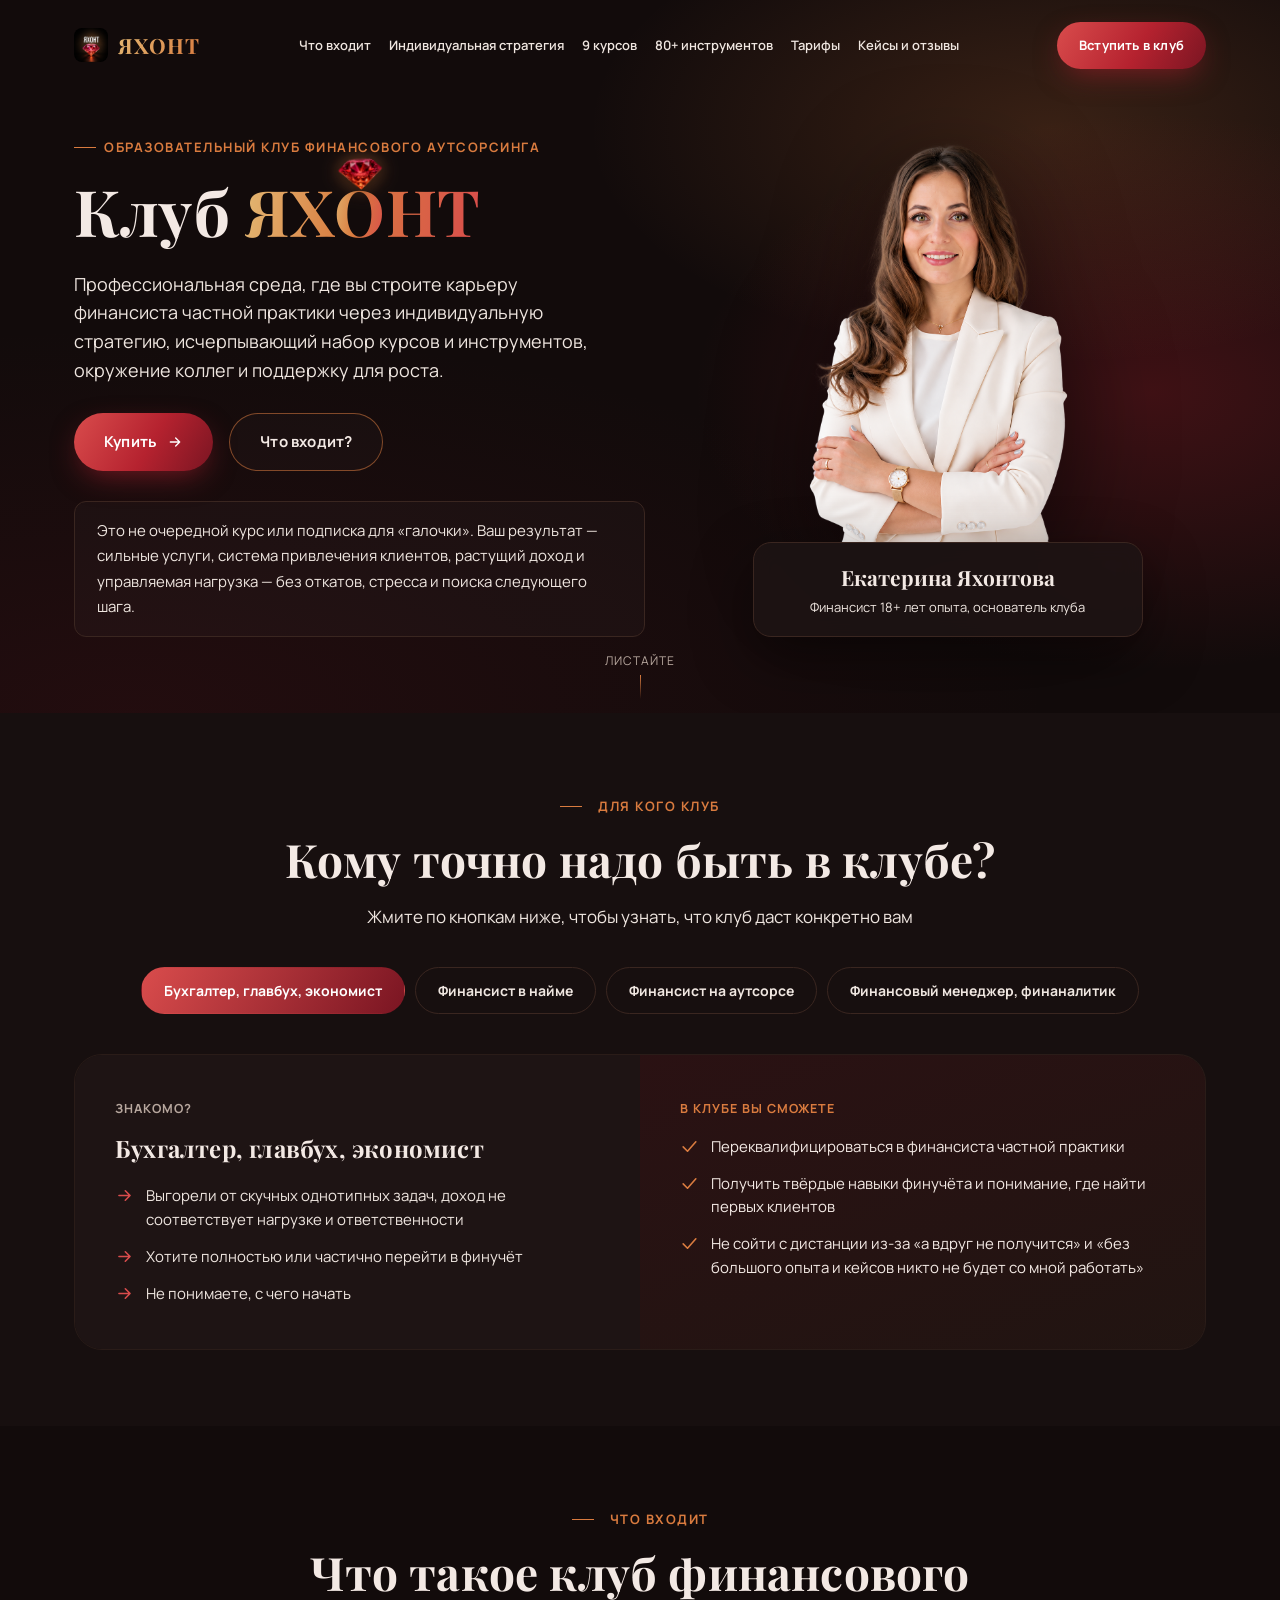
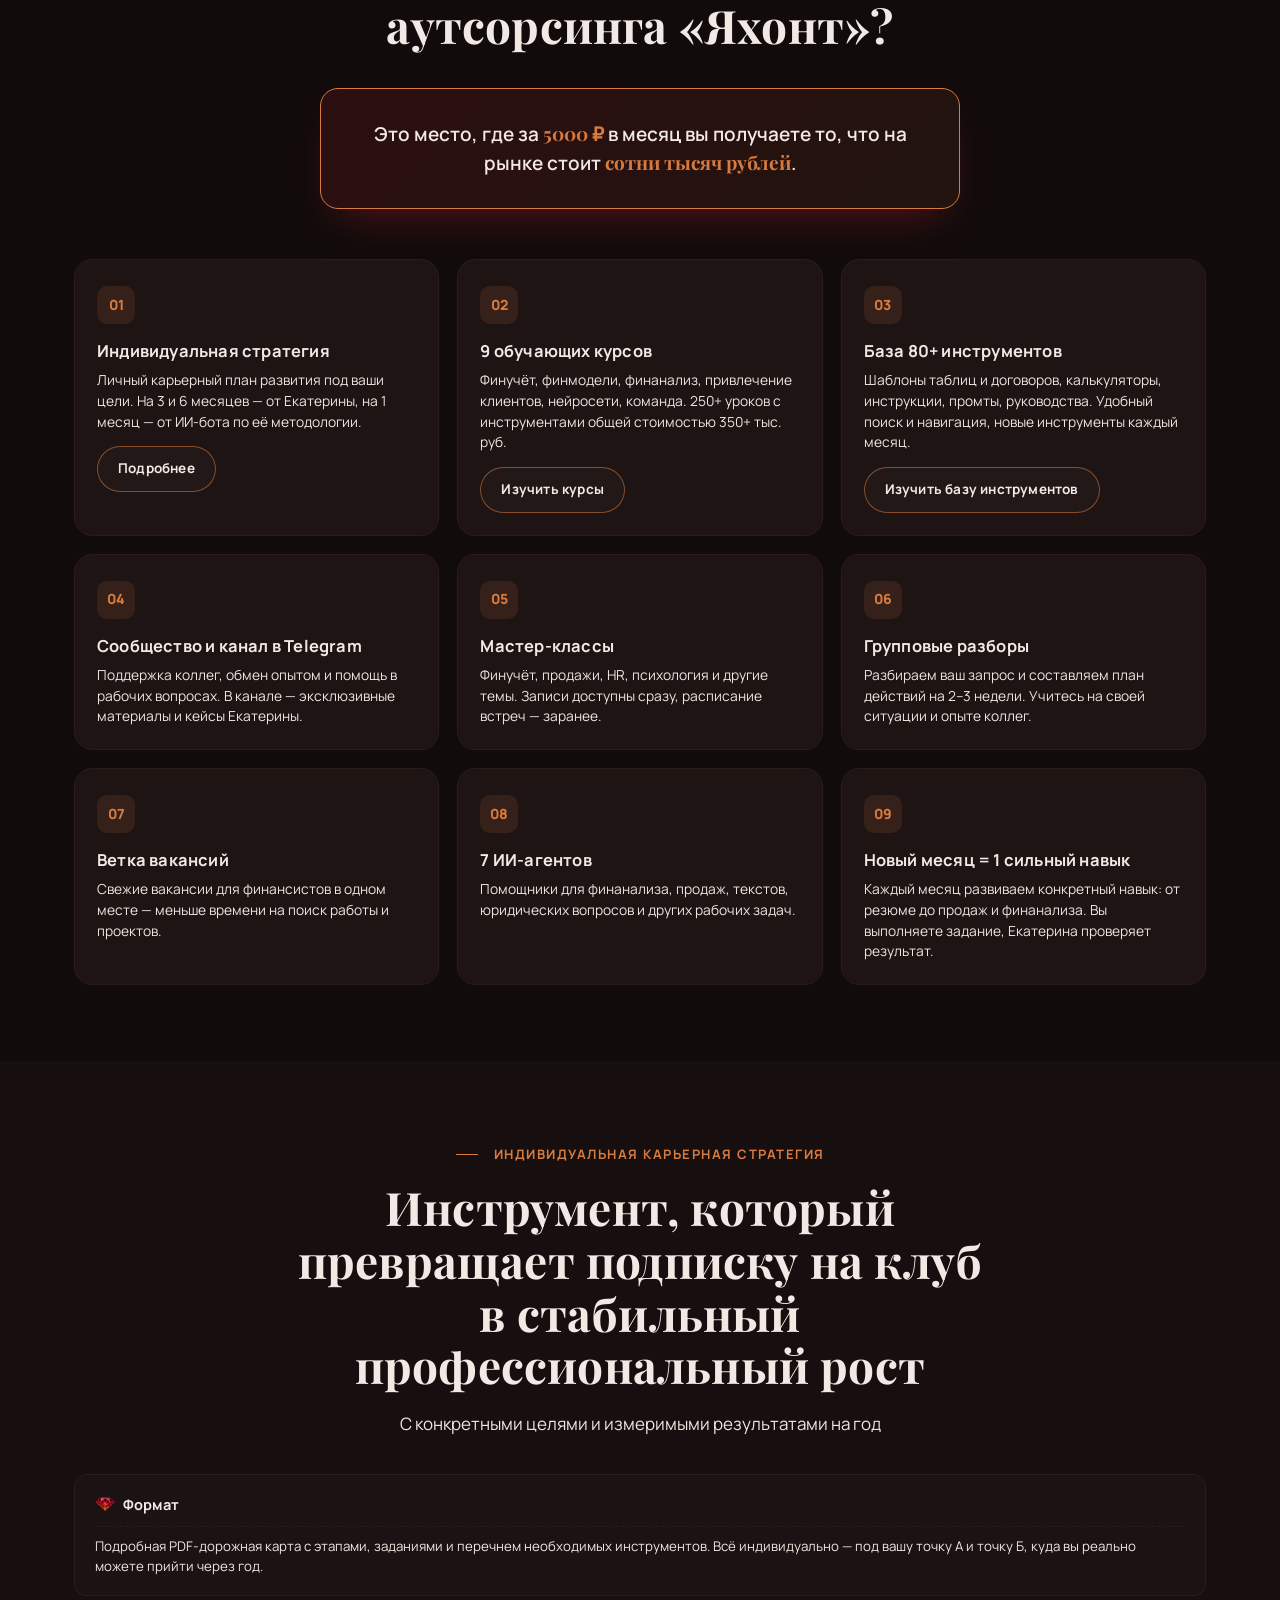
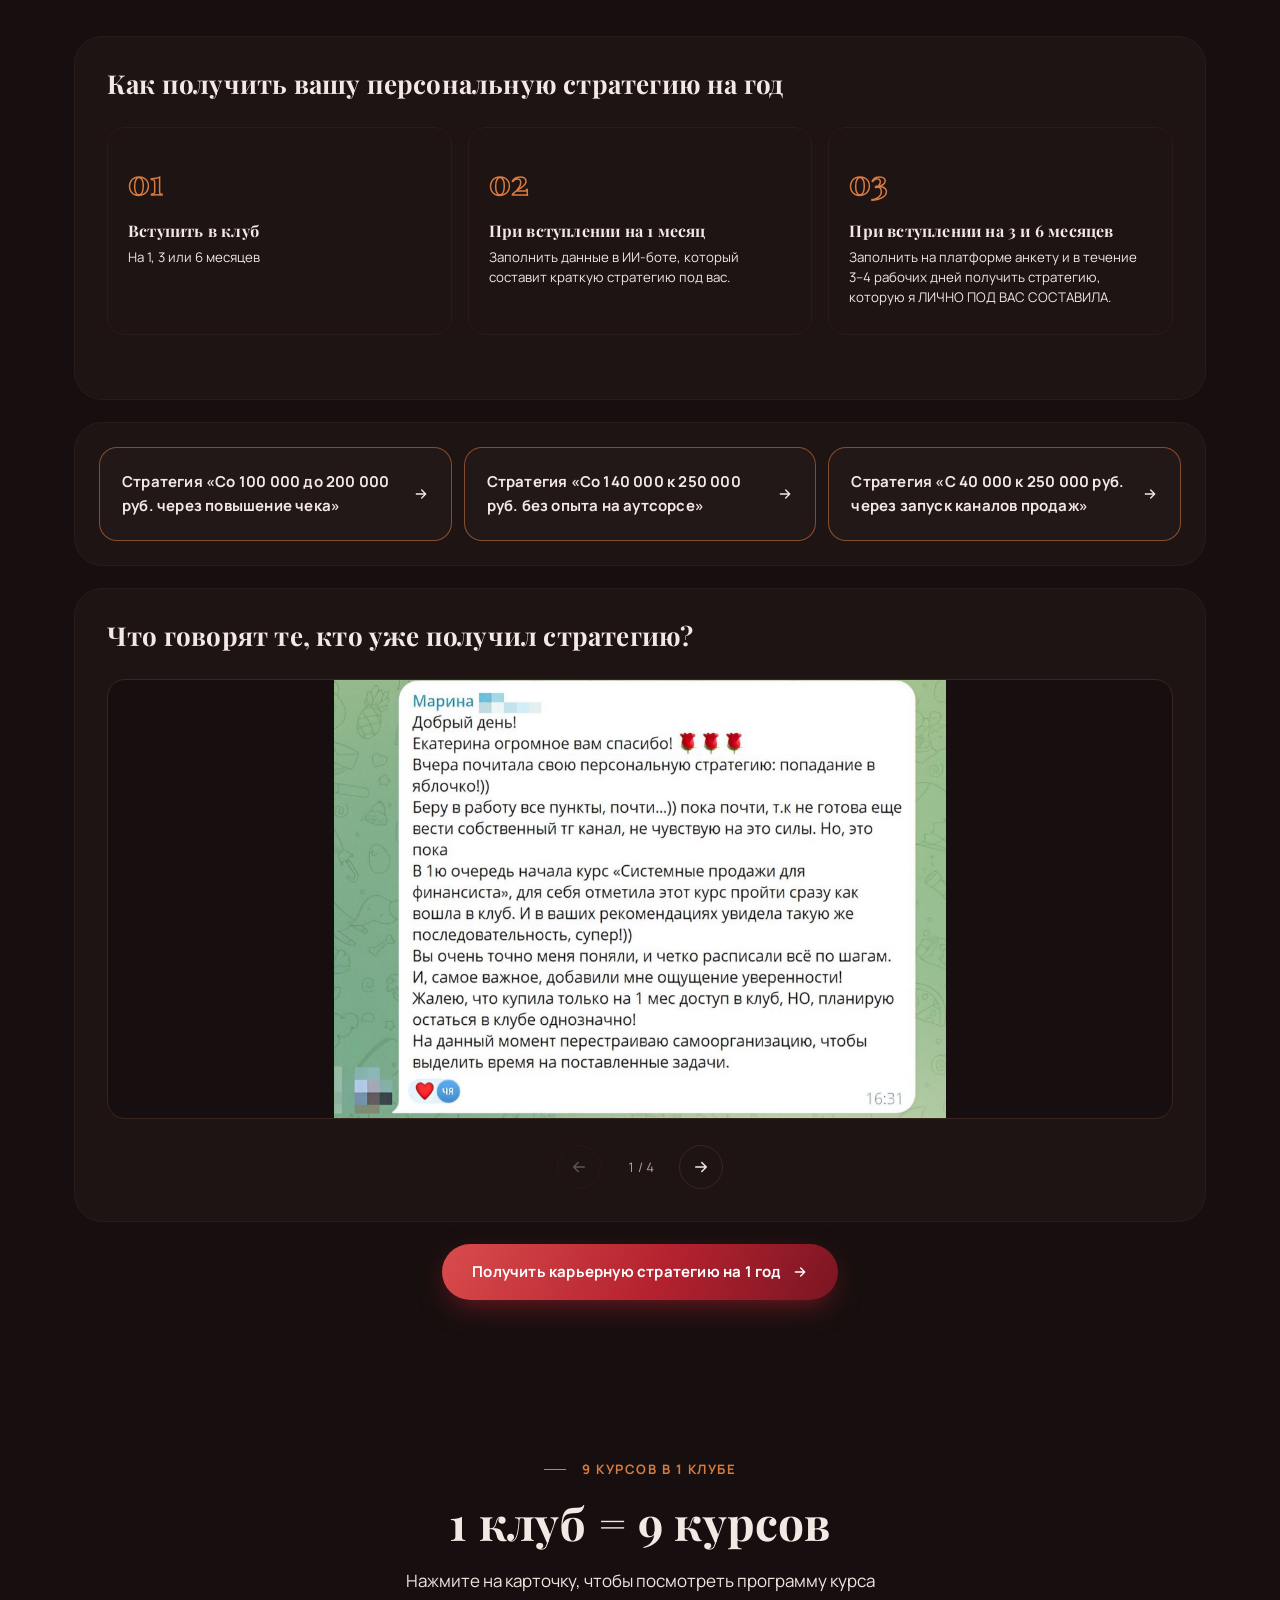
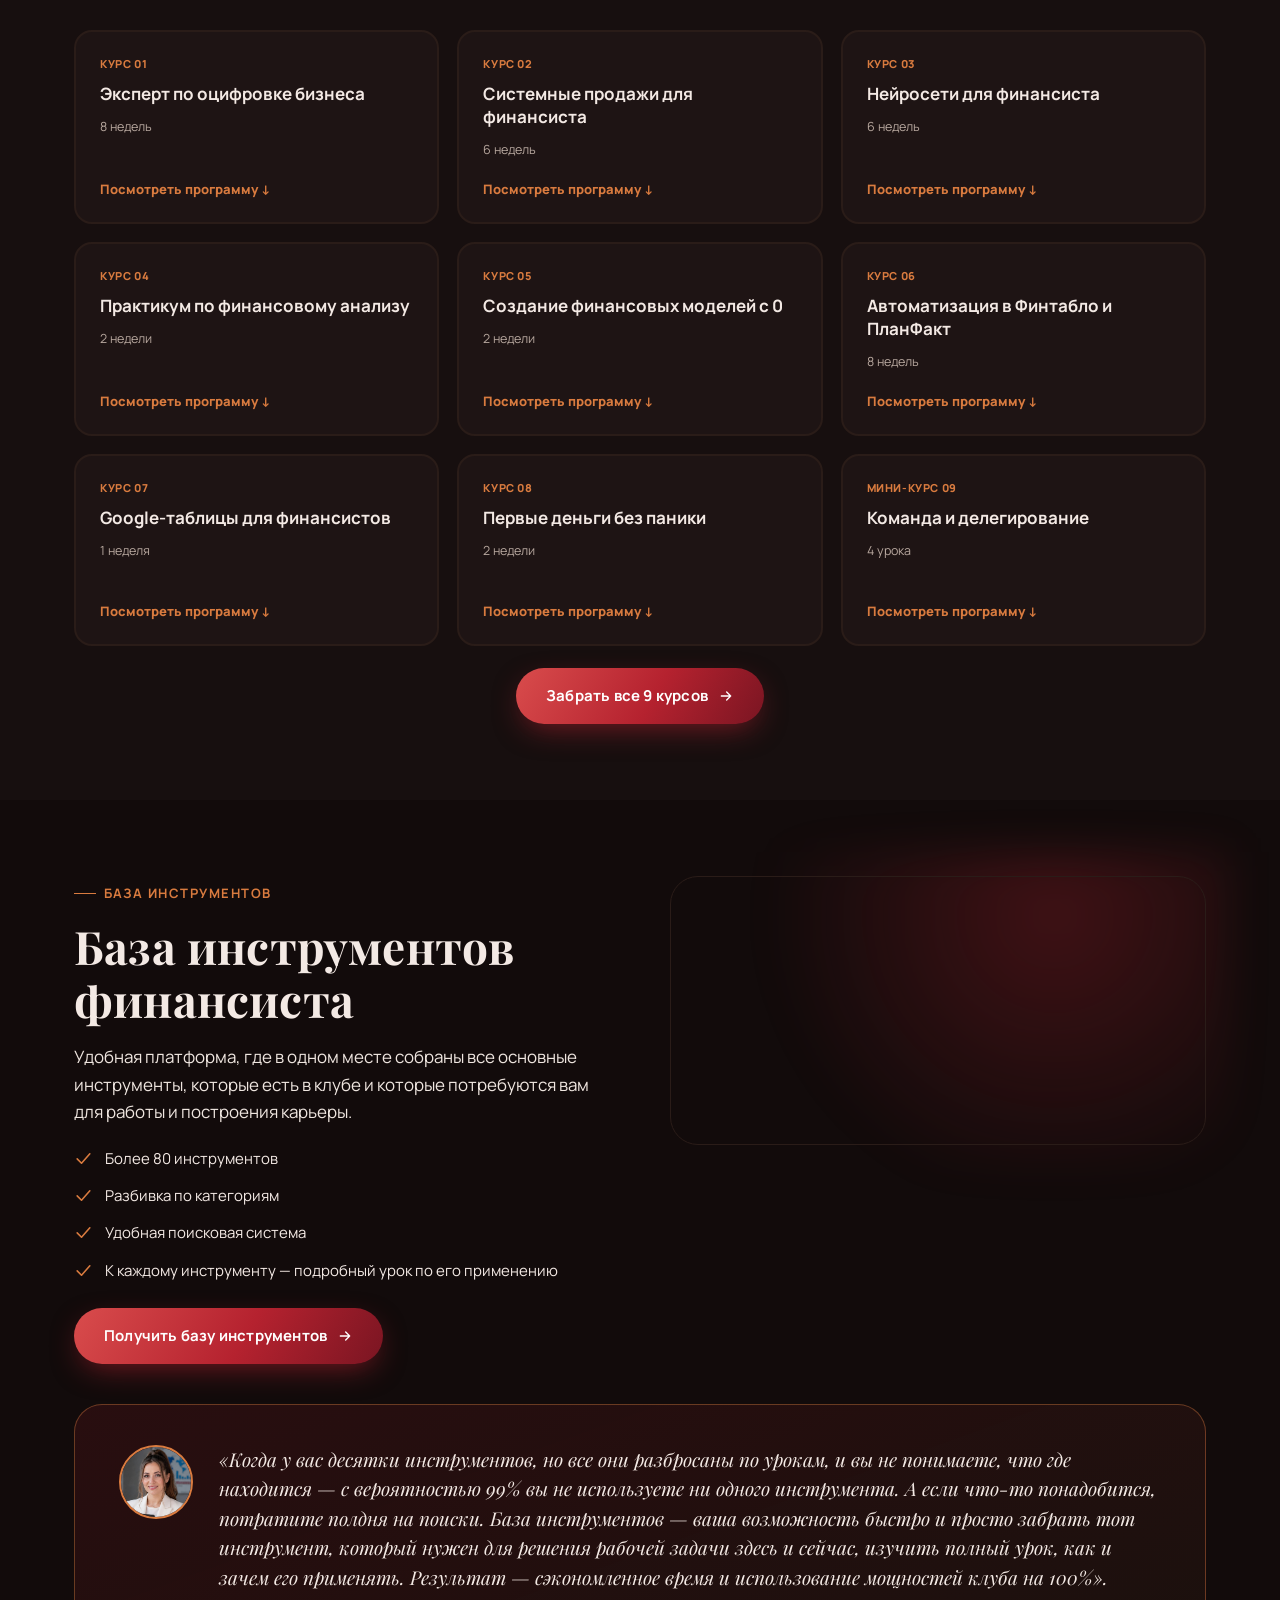
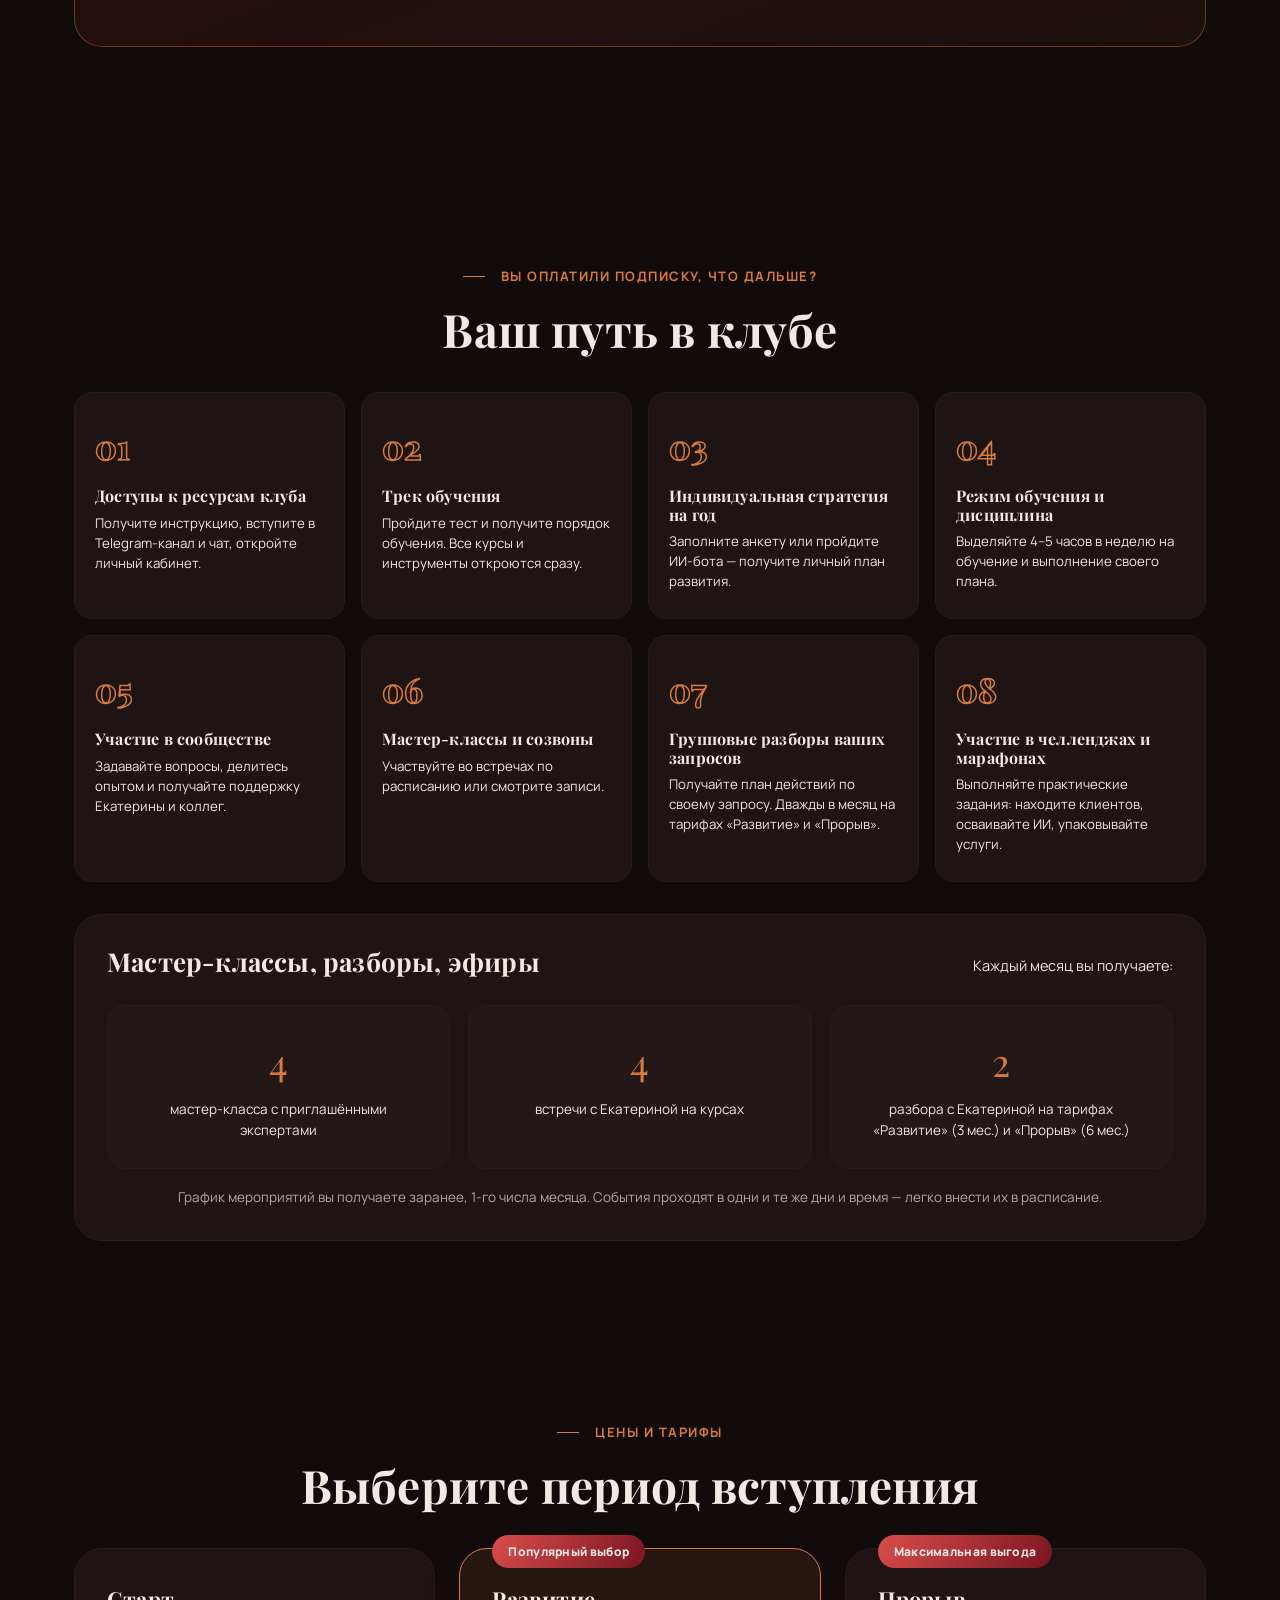
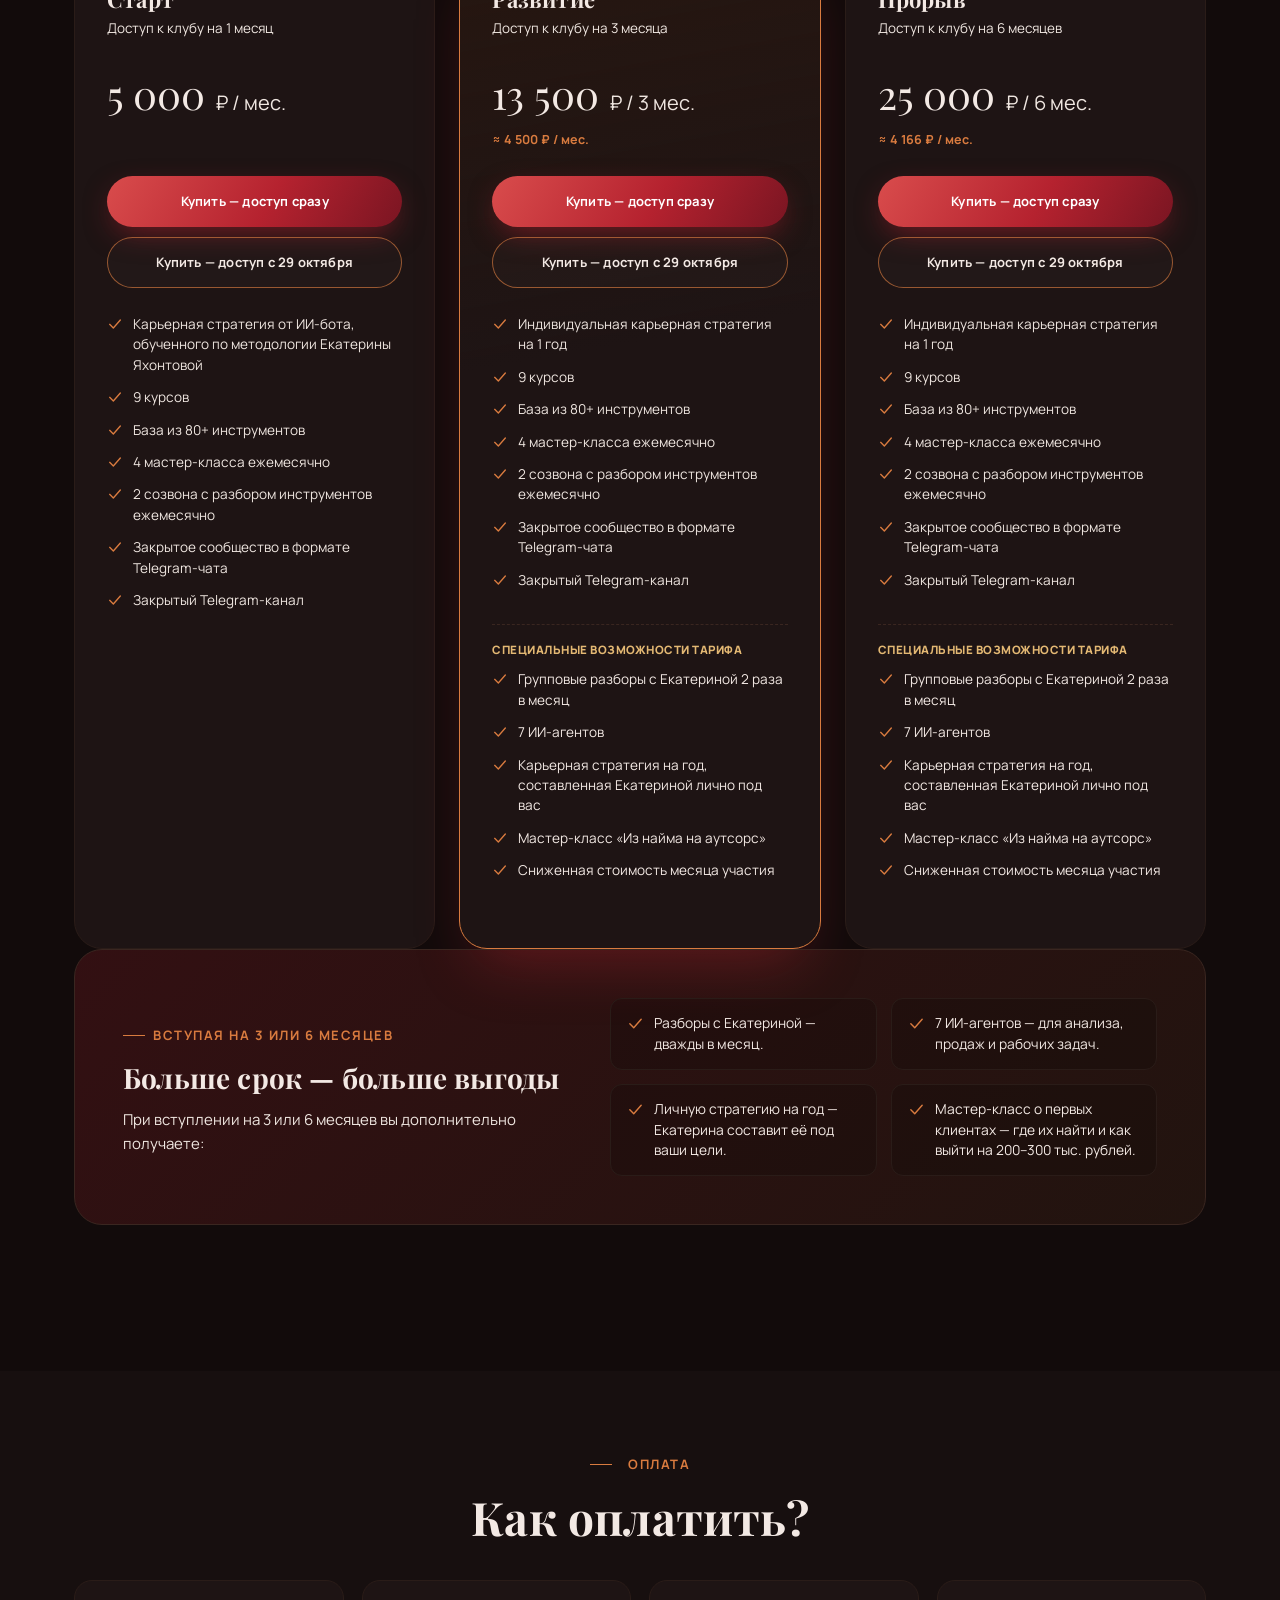
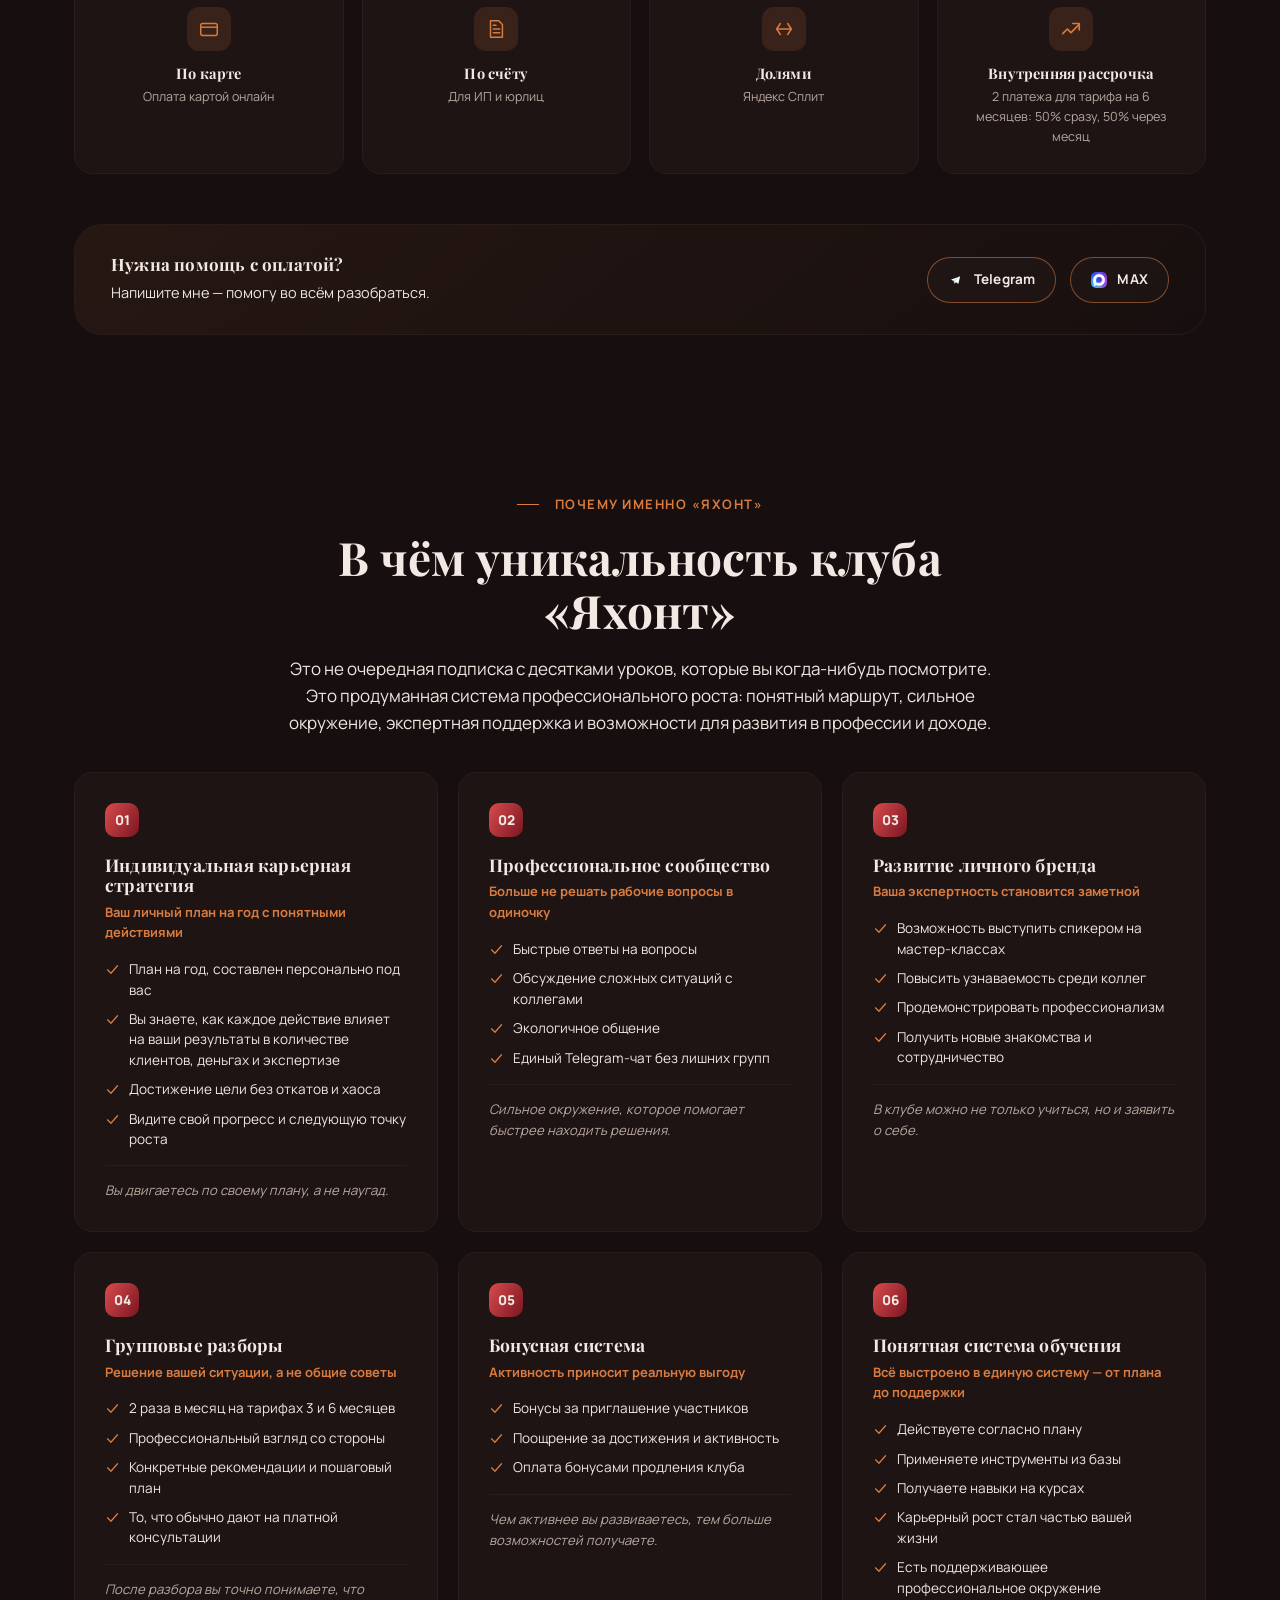
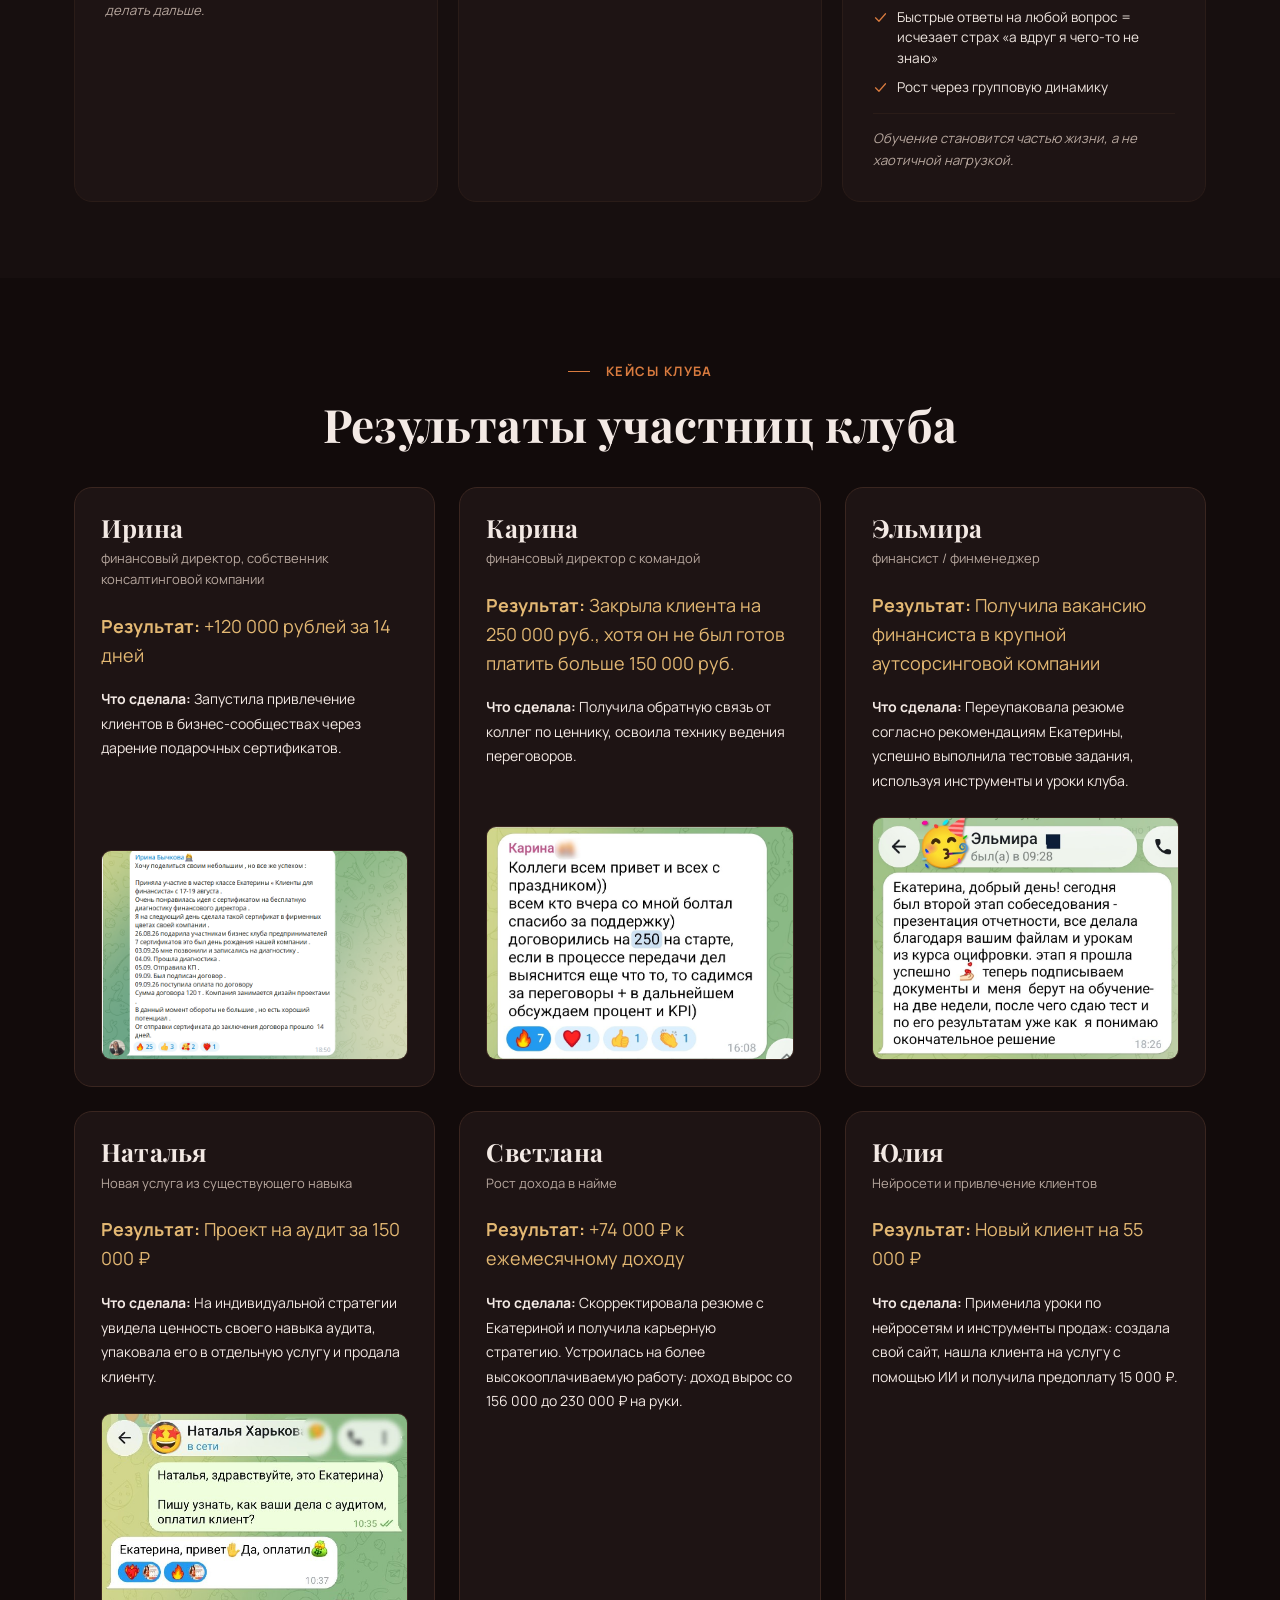
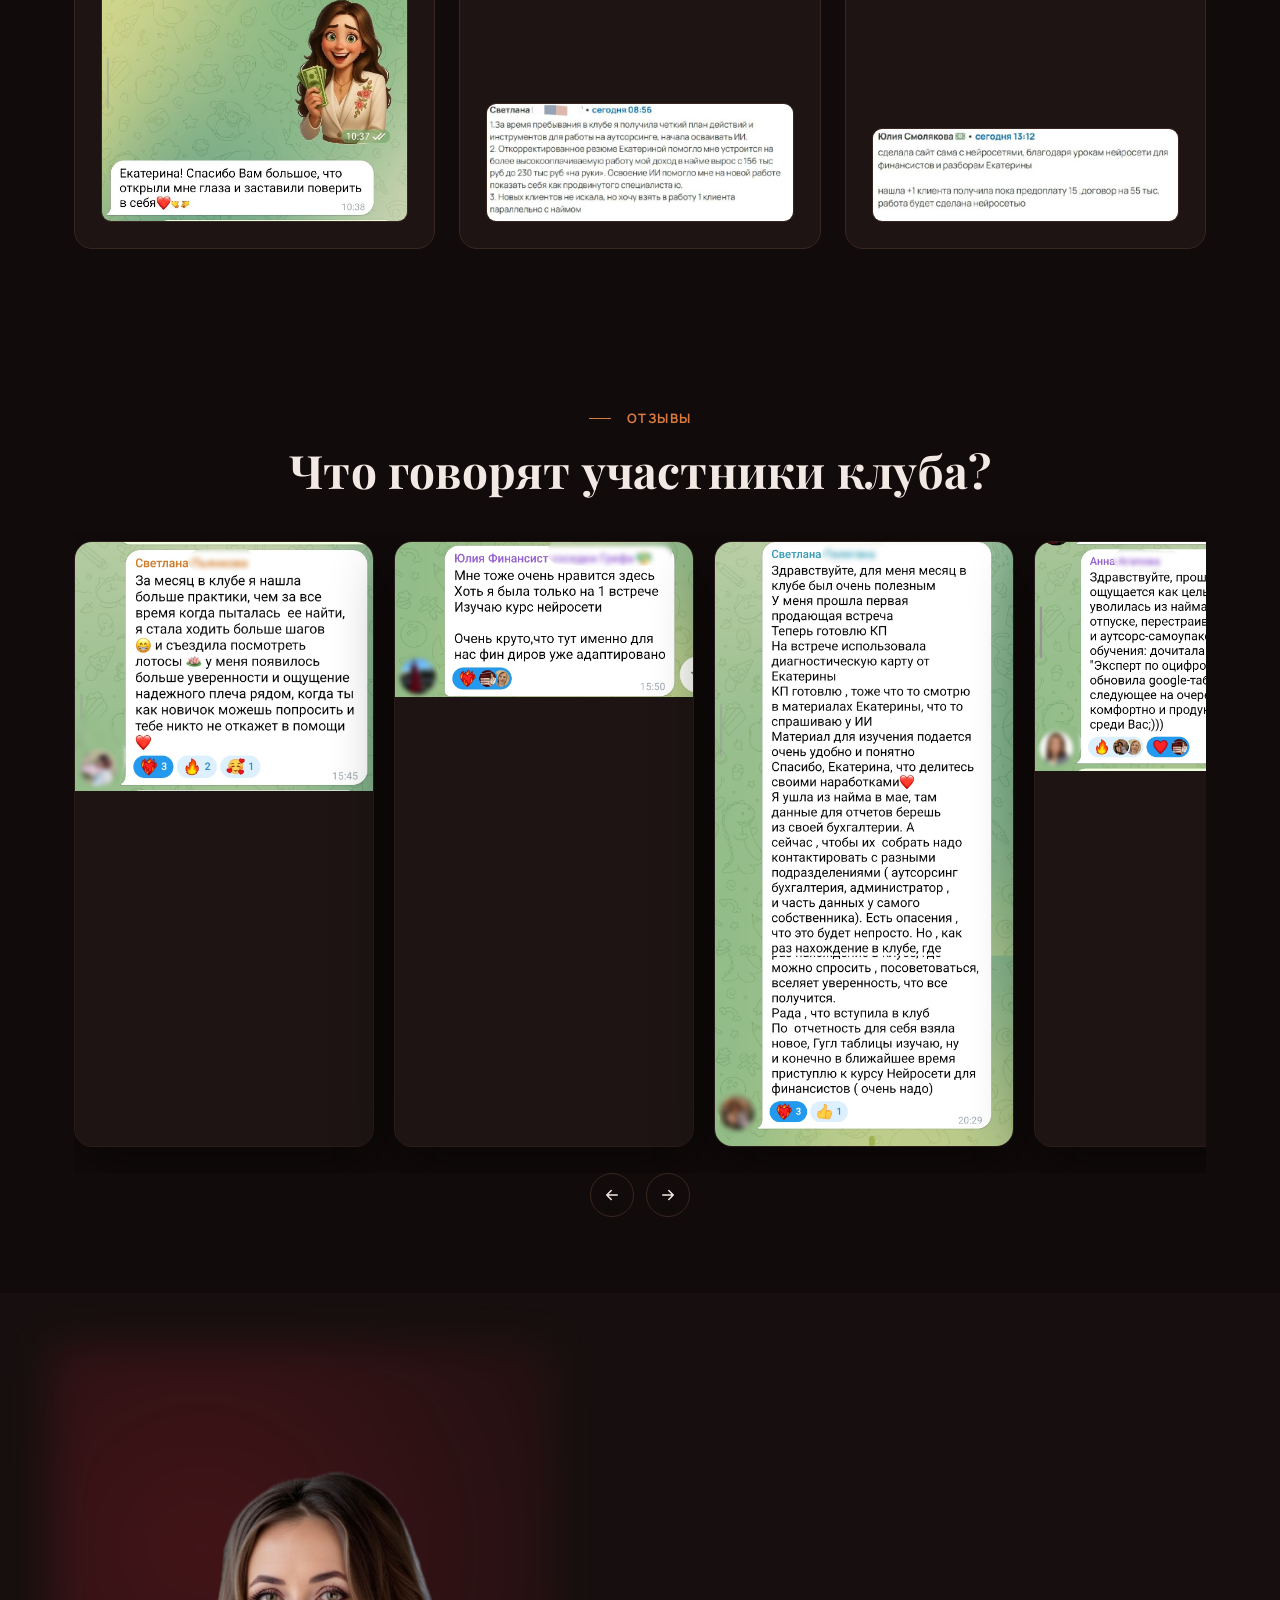
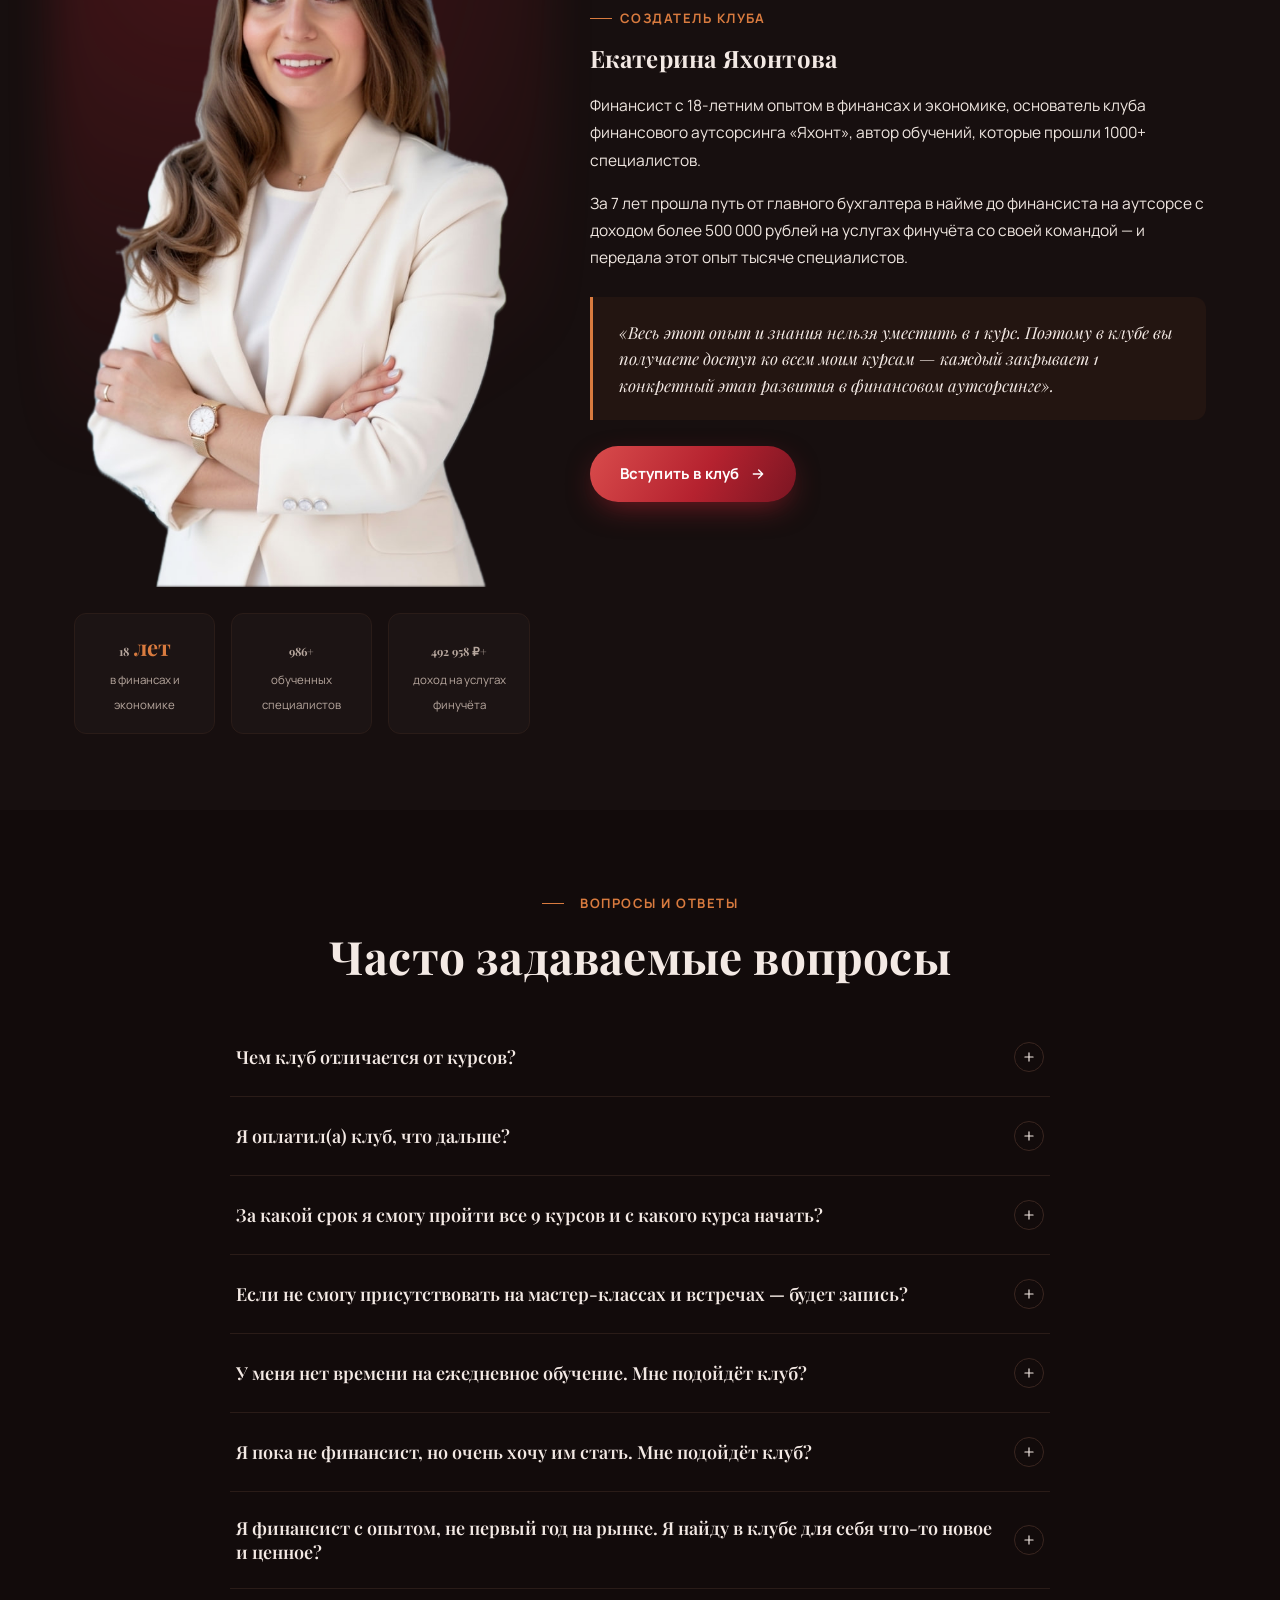
<file: index.html>
<!DOCTYPE html>
<html lang="ru">
<head>
<meta charset="UTF-8">
<meta name="viewport" content="width=device-width, initial-scale=1.0">
<script src="utm.js"></script>
<title>Клуб ЯХОНТ — образовательный клуб финансового аутсорсинга</title>
<meta name="description" content="Клуб ЯХОНТ — профессиональная среда для бухгалтеров и финансистов: 9 курсов, индивидуальный трек обучения, комьюнити и поддержка на пути к частной практике.">
<link rel="icon" href="Логотип клуба.png">
<link rel="preconnect" href="https://fonts.googleapis.com">
<link rel="preconnect" href="https://fonts.gstatic.com" crossorigin>
<link href="https://fonts.googleapis.com/css2?family=Manrope:wght@400;500;600;700;800&family=Playfair+Display:ital,wght@0,500;0,600;0,700;0,800;1,600&display=swap" rel="stylesheet">
<style>
/* ============ 0. ПЕРЕМЕННЫЕ / RESET ============ */
:root{
  --bg:#120B0B;
  --bg-alt:#170F0F;
  --surface:#1E1414;
  --surface-2:#241818;
  --border:#3A2620;
  --border-soft:#2A1C18;
  --text:#F3E9E4;
  --text-secondary:#EFE6E0;
  --text-muted:#B7A79E;
  --accent:#B5222F;
  --accent-dark:#7A1522;
  --accent-light:#D94C4C;
  --accent2:#D97B3F;
  --gold:#E3B873;
  --radius-lg:28px;
  --radius-md:18px;
  --radius-sm:12px;
  --container:1180px;
  --shadow-soft:0 20px 60px rgba(0,0,0,.45);
  --font-display:'Playfair Display', Georgia, serif;
  --font-body:'Manrope', -apple-system, BlinkMacSystemFont, 'Segoe UI', sans-serif;
}
*,*::before,*::after{box-sizing:border-box;margin:0;padding:0}
html{scroll-behavior:smooth}
body{
  background:
    radial-gradient(70% 45% at 85% 0%, rgba(217,123,63,.10), transparent 60%),
    radial-gradient(60% 40% at 10% 20%, rgba(181,34,47,.10), transparent 60%),
    radial-gradient(55% 35% at 90% 65%, rgba(181,34,47,.08), transparent 60%),
    radial-gradient(60% 40% at 5% 95%, rgba(217,123,63,.08), transparent 60%),
    var(--bg);
  background-attachment:fixed;
  color:var(--text);
  font-family:var(--font-body);
  font-size:16px;
  line-height:1.6;
  -webkit-font-smoothing:antialiased;
  overflow-x:hidden;
}
img{max-width:100%;display:block}
a{color:inherit;text-decoration:none}
ul{list-style:none}
button{font-family:inherit;cursor:pointer;background:none;border:none;color:inherit}
svg{display:block}
.container{max-width:var(--container);margin:0 auto;padding:0 24px}
h1,h2,h3,h4{font-family:var(--font-display);font-weight:700;line-height:1.15;letter-spacing:.2px}
::selection{background:var(--accent);color:#fff}

/* тонкий скроллбар */
::-webkit-scrollbar{width:10px}
::-webkit-scrollbar-track{background:var(--bg)}
::-webkit-scrollbar-thumb{background:var(--border);border-radius:10px}

/* ============ УТИЛИТЫ ============ */
.eyebrow{
  display:inline-flex;align-items:center;gap:8px;
  font-size:13px;font-weight:700;letter-spacing:1.5px;text-transform:uppercase;
  color:var(--accent2);margin-bottom:16px;
}
.eyebrow::before{content:"";width:22px;height:1px;background:var(--accent2)}
.section{padding:110px 0}
.section-head{max-width:720px;margin:0 auto 56px;text-align:center}
.section-head.left{margin:0 0 48px;text-align:left}
.section-title{font-size:clamp(30px,4vw,46px);margin-bottom:18px}
.section-sub{color:var(--text-secondary);font-size:17px}
.grad-text{
  background:linear-gradient(100deg,var(--gold),var(--accent2) 45%,var(--accent-light));
  -webkit-background-clip:text;background-clip:text;color:transparent;
}
.divider-gem{display:flex;align-items:center;justify-content:center;gap:14px;margin:0 auto 20px}
.divider-gem .line{width:44px;height:1px;background:linear-gradient(90deg,transparent,var(--border))}
.divider-gem .line.r{background:linear-gradient(90deg,var(--border),transparent)}

/* Кнопки */
.btn{
  display:inline-flex;align-items:center;justify-content:center;gap:10px;
  padding:16px 30px;border-radius:100px;font-weight:700;font-size:15px;
  letter-spacing:.2px;white-space:nowrap;transition:transform .25s ease, box-shadow .25s ease, background .25s ease, border-color .25s ease;
  position:relative;
}
.btn-primary{
  background:linear-gradient(120deg,var(--accent-light),var(--accent) 55%,var(--accent-dark));
  color:#fff;box-shadow:0 10px 30px -8px rgba(181,34,47,.65);
}
.btn-primary:hover{transform:translateY(-2px);box-shadow:0 16px 36px -8px rgba(217,76,76,.75)}
.btn-outline{
  border:1.5px solid rgba(217,123,63,.55);color:var(--text);background:rgba(255,255,255,.02);
}
.btn-outline:hover{border-color:var(--accent2);color:var(--accent2);transform:translateY(-2px)}
.btn-ghost{color:var(--text-secondary);padding:16px 8px}
.btn-ghost:hover{color:var(--text)}
.btn-sm{padding:11px 20px;font-size:13.5px}
.btn-block{width:100%}
.btn svg{width:16px;height:16px}
.ic-img{width:16px;height:16px;border-radius:5px;display:block;flex:none;object-fit:cover}

/* карточки-контакты telegram/max */
.contact-buttons{display:flex;flex-wrap:wrap;gap:14px}

/* ============ ШАПКА ============ */
.progress-bar{position:fixed;top:0;left:0;height:3px;background:linear-gradient(90deg,var(--accent2),var(--accent));width:0%;z-index:1000;transition:width .1s linear}
.back-to-top{
  position:fixed;right:22px;bottom:22px;width:48px;height:48px;border-radius:50%;z-index:800;
  display:flex;align-items:center;justify-content:center;color:#fff;
  background:linear-gradient(120deg,var(--accent-light),var(--accent) 55%,var(--accent-dark));
  box-shadow:0 10px 26px -6px rgba(181,34,47,.7);
  opacity:0;pointer-events:none;transform:translateY(10px);
  transition:opacity .3s ease, transform .3s ease, box-shadow .25s ease;
}
.back-to-top.visible{opacity:1;pointer-events:auto;transform:translateY(0)}
.back-to-top:hover{box-shadow:0 14px 32px -6px rgba(217,76,76,.8);transform:translateY(-3px)}
.site-header{
  position:fixed;top:0;left:0;right:0;z-index:900;
  padding:22px 0;transition:padding .3s ease, background .3s ease, box-shadow .3s ease, border-color .3s ease;
  border-bottom:1px solid transparent;
}
section[id]{scroll-margin-top:96px}
.site-header.scrolled{
  padding:13px 0;background:rgba(18,11,11,.86);backdrop-filter:blur(14px);
  border-bottom:1px solid var(--border-soft);box-shadow:0 10px 30px rgba(0,0,0,.35);
}
.header-inner{display:flex;align-items:center;justify-content:space-between;gap:24px}
.logo{display:flex;align-items:center;gap:10px;font-family:var(--font-display);font-weight:700;font-size:21px;letter-spacing:1px}
.logo img{width:34px;height:34px;object-fit:contain;border-radius:8px}
.logo span{background:linear-gradient(120deg,var(--gold),var(--accent2));-webkit-background-clip:text;background-clip:text;color:transparent}
.brand-o{
  position:relative;display:inline-block;
  background:inherit;-webkit-background-clip:inherit;background-clip:inherit;color:inherit;
}
.gem-charm{
  position:absolute;width:.72em;height:.72em;object-fit:contain;
  left:50%;top:-.36em;transform:translateX(-50%) rotate(-4deg);
  filter:drop-shadow(0 3px 6px rgba(0,0,0,.5)) drop-shadow(0 0 8px rgba(217,123,63,.55));
}
.main-nav{display:flex;align-items:center;gap:30px}
.main-nav a{font-size:14.5px;font-weight:600;color:var(--text-secondary);transition:color .2s ease;position:relative}
.main-nav a:hover{color:var(--text)}
.header-actions{display:flex;align-items:center;gap:14px}
.burger{display:none;flex-direction:column;gap:5px;width:26px;padding:6px 0}
.burger span{height:2px;background:var(--text);border-radius:2px;transition:transform .3s ease, opacity .3s ease}
.mobile-nav{
  position:fixed;inset:0;background:rgba(10,6,6,.98);backdrop-filter:blur(10px);
  z-index:950;display:flex;flex-direction:column;align-items:center;justify-content:center;gap:28px;
  opacity:0;pointer-events:none;transition:opacity .3s ease;
}
.mobile-nav.open{opacity:1;pointer-events:auto}
.mobile-nav a{font-family:var(--font-display);font-size:26px;font-weight:600;color:var(--text)}
.mobile-nav .btn{margin-top:10px}
.mobile-close{position:absolute;top:26px;right:24px}

/* ============ HERO ============ */
.hero{
  position:relative;padding:180px 0 120px;overflow:hidden;
  background:
    radial-gradient(60% 55% at 82% 18%, rgba(217,123,63,.20), transparent 60%),
    radial-gradient(55% 60% at 90% 55%, rgba(181,34,47,.28), transparent 65%),
    radial-gradient(120% 90% at 10% 100%, rgba(122,21,34,.16), transparent 60%),
    var(--bg);
}
.hero-grid{display:grid;grid-template-columns:1.05fr .95fr;gap:40px;align-items:center;position:relative;z-index:2}
.hero-badge-frame{
  display:inline-block;padding:16px 22px;margin-top:26px;border:1px solid var(--border);
  border-radius:var(--radius-sm);background:rgba(255,255,255,.02);color:var(--text-secondary);font-size:15px;
  max-width:520px;
}
.hero-badge-frame b{color:var(--accent2);font-weight:700}
.hero h1{font-size:clamp(38px,5.4vw,64px);margin-bottom:22px}
.hero p.lead{font-size:18px;color:var(--text-secondary);max-width:540px}
.hero-cta{display:flex;gap:16px;flex-wrap:wrap;margin-top:36px}
.hero-visual{position:relative;display:flex;justify-content:center}
.hero-portrait{position:relative;z-index:1;width:100%;max-width:420px}
.hero-portrait img{width:100%;filter:drop-shadow(0 30px 50px rgba(0,0,0,.55))}
.hero-float-card{
  position:absolute;left:-10px;bottom:26px;background:rgba(30,20,20,.85);backdrop-filter:blur(10px);
  border:1px solid var(--border);border-radius:var(--radius-md);padding:18px 22px;box-shadow:var(--shadow-soft);
  max-width:270px;
}
.hero-float-card .name{font-family:var(--font-display);font-weight:700;font-size:17px;margin-bottom:4px}
.hero-float-card .role{font-size:13px;color:var(--text-secondary);line-height:1.5}
.hero-float-stat{
  position:absolute;right:6px;top:18px;background:linear-gradient(120deg,var(--accent-light),var(--accent-dark));
  border-radius:100px;padding:10px 18px;font-weight:800;font-size:14px;box-shadow:0 12px 24px -6px rgba(181,34,47,.6);
}
.scroll-cue{position:absolute;bottom:26px;left:50%;transform:translateX(-50%);display:flex;flex-direction:column;align-items:center;gap:8px;color:var(--text-muted);font-size:12px;letter-spacing:1px;text-transform:uppercase}
.scroll-cue .dot{width:1px;height:34px;background:linear-gradient(var(--accent2),transparent);position:relative}

/* ============ REVEAL ANIMATION ============ */
.js-ready .reveal{opacity:0;transform:translateY(28px);transition:opacity .7s cubic-bezier(.2,.7,.2,1), transform .7s cubic-bezier(.2,.7,.2,1)}
.js-ready .reveal.in-view{opacity:1;transform:translateY(0)}
.reveal-delay-1{transition-delay:.08s}
.reveal-delay-2{transition-delay:.16s}
.reveal-delay-3{transition-delay:.24s}
.reveal-delay-4{transition-delay:.32s}

/* ============ БЛОК: ЧТО ТАКОЕ КЛУБ ============ */
.club-value{
  text-align:center;max-width:640px;margin:0 auto 50px;padding:22px 26px;border:1px solid var(--border);
  border-radius:var(--radius-md);background:rgba(255,255,255,.02);
}
.club-value p{color:var(--text-secondary);font-size:15.5px}
.club-value-hero{
  padding:30px 34px;border:1px solid var(--accent2);
  background:linear-gradient(135deg, rgba(181,34,47,.16), rgba(217,123,63,.08));
  box-shadow:0 20px 45px -20px rgba(181,34,47,.5);
}
.club-value-hero p{font-size:19px;font-weight:600;line-height:1.5;color:var(--text)}
.club-value-hero b{color:var(--accent2);font-family:var(--font-display);font-weight:700}

.bento-grid{display:grid;grid-template-columns:repeat(4,1fr);gap:18px}
.bento-grid-3{grid-template-columns:repeat(3,1fr)}
.bento-card{
  position:relative;background:var(--surface);border:1px solid var(--border-soft);border-radius:var(--radius-md);
  padding:26px 22px 22px;overflow:hidden;
}
.bento-card .btn-sm{margin-top:14px}
.bento-num{
  width:38px;height:38px;border-radius:10px;display:flex;align-items:center;justify-content:center;
  background:rgba(217,123,63,.12);color:var(--accent2);font-weight:800;font-size:14px;margin-bottom:16px;
}
.bento-card h4{font-family:var(--font-body);font-size:16.5px;font-weight:700;margin-bottom:8px;line-height:1.35}
.bento-card p{font-size:13.8px;color:var(--text-secondary);line-height:1.5}

/* ============ АУДИТОРИЯ: ТАБЫ ============ */
.tabs-switch{display:flex;flex-wrap:wrap;gap:10px;justify-content:center;margin-bottom:40px}
.tab-btn{
  padding:13px 22px;border-radius:100px;border:1px solid var(--border);font-weight:700;font-size:14px;
  color:var(--text-secondary);transition:all .25s ease;
}
.tab-btn:hover{color:var(--text)}
.tab-btn.active{background:linear-gradient(120deg,var(--accent-light),var(--accent-dark));border-color:transparent;color:#fff}
.tab-panel{display:none}
.tab-panel.active{display:block;animation:fadeUp .5s ease}
@keyframes fadeUp{from{opacity:0;transform:translateY(14px)}to{opacity:1;transform:translateY(0)}}
.audience-card{
  display:grid;grid-template-columns:1fr 1fr;gap:0;border:1px solid var(--border-soft);border-radius:var(--radius-lg);overflow:hidden;
}
.audience-pains, .audience-gains{padding:44px 40px}
.audience-pains{background:var(--surface)}
.audience-gains{background:linear-gradient(160deg, rgba(181,34,47,.12), rgba(217,123,63,.05))}
.audience-card h3{font-size:24px;margin-bottom:22px}
.audience-card .kicker{font-size:12.5px;letter-spacing:1px;text-transform:uppercase;color:var(--text-muted);font-weight:700;margin-bottom:16px}
.audience-gains .kicker{color:var(--accent2)}
.check-list li{display:flex;gap:12px;margin-bottom:14px;font-size:15px;color:var(--text-secondary);line-height:1.55}
.check-list li:last-child{margin-bottom:0}
.check-list svg{flex:none;width:19px;height:19px;margin-top:2px}
.check-list.pain svg{color:var(--accent-light)}
.check-list.gain svg{color:var(--accent2)}
.check-list.gain li{color:var(--text)}

/* ============ ПУТЬ В КЛУБЕ / ЭТАПЫ ============ */
.steps-row{display:grid;grid-template-columns:repeat(5,1fr);gap:16px;margin-bottom:56px}
.steps-row-4{grid-template-columns:repeat(4,1fr)}
.steps-row-3{grid-template-columns:repeat(3,1fr)}
.step-card{
  background:var(--surface);border:1px solid var(--border-soft);border-radius:var(--radius-md);padding:26px 20px;
  position:relative;transition:transform .3s ease, border-color .3s ease;
}
.step-card:hover{transform:translateY(-6px);border-color:var(--accent2)}
.step-card .num{
  font-family:var(--font-display);font-size:34px;font-weight:700;color:transparent;
  -webkit-text-stroke:1.5px var(--accent2);margin-bottom:14px;
}
.step-card h4{font-size:16px;margin-bottom:8px}
.step-card p{font-size:13.3px;color:var(--text-secondary);line-height:1.5}

.subblock{
  border:1px solid var(--border-soft);border-radius:var(--radius-lg);padding:44px;background:var(--surface);margin-bottom:26px;
}
.subblock-head{display:flex;justify-content:space-between;align-items:flex-end;flex-wrap:wrap;gap:20px;margin-bottom:28px}
.subblock-head h3{font-size:26px}
.subblock-head p{color:var(--text-secondary);max-width:520px;font-size:14.5px}

.stat-strip{display:grid;grid-template-columns:repeat(3,1fr);gap:18px}
.stat-tile{border:1px solid var(--border-soft);border-radius:var(--radius-md);padding:26px;text-align:center;background:rgba(255,255,255,.015)}
.stat-tile .n{font-family:var(--font-display);font-size:38px;color:var(--accent2);margin-bottom:6px}
.stat-tile p{font-size:13.5px;color:var(--text-secondary)}
.schedule-note{margin-top:18px;text-align:center;font-size:13.5px;color:var(--text-muted)}

/* ============ КУРСЫ ============ */
.founder-quote{
  display:grid;grid-template-columns:auto 1fr;gap:26px;align-items:flex-start;background:linear-gradient(160deg, rgba(181,34,47,.14), rgba(217,123,63,.05));
  border:1px solid rgba(217,123,63,.4);border-radius:var(--radius-lg);padding:40px 44px;margin-bottom:60px;
}
.founder-quote img{width:74px;height:74px;border-radius:50%;object-fit:cover;border:2px solid var(--accent2)}
.founder-quote blockquote{font-family:var(--font-display);font-style:italic;font-size:19px;line-height:1.55;margin-bottom:14px}
.founder-quote cite{font-style:normal;font-size:14px;color:var(--text-secondary);font-weight:700}

.courses-grid{display:grid;grid-template-columns:repeat(4,1fr);gap:16px;margin-bottom:22px}
.course-btn{
  display:flex;flex-direction:column;gap:14px;text-align:left;background:var(--surface);border:1px solid var(--border-soft);
  border-radius:var(--radius-md);padding:22px;transition:all .3s ease;position:relative;
}
.course-btn:hover, .course-btn.active{border-color:var(--accent2);transform:translateY(-4px)}
.course-btn.active{background:var(--surface-2)}
.course-btn .tag{font-size:11px;font-weight:800;letter-spacing:.6px;text-transform:uppercase;color:var(--accent2)}
.course-btn .title{font-weight:700;font-size:15px;line-height:1.35}
.course-btn .meta{font-size:12.5px;color:var(--text-muted);display:flex;align-items:center;gap:6px}
.course-btn .plus{
  position:absolute;top:20px;right:18px;width:26px;height:26px;border-radius:50%;border:1px solid var(--border);
  display:flex;align-items:center;justify-content:center;transition:transform .3s ease, background .3s ease, border-color .3s ease;
}
.course-btn.active .plus{transform:rotate(45deg);background:var(--accent);border-color:var(--accent)}
.course-btn .plus svg{width:12px;height:12px}

.course-detail{
  max-height:0;overflow:hidden;transition:max-height .5s cubic-bezier(.2,.8,.2,1);
}
.course-detail.open{max-height:4000px}
.course-detail-inner{
  border:1px solid var(--border-soft);border-radius:var(--radius-lg);padding:40px;margin-top:6px;background:var(--surface);
}
.course-detail-top{display:flex;flex-wrap:wrap;gap:24px;justify-content:space-between;align-items:flex-start;margin-bottom:30px;padding-bottom:26px;border-bottom:1px solid var(--border-soft)}
.course-detail-top h3{font-size:26px;max-width:560px;margin-bottom:10px}
.course-detail-top .result{color:var(--text-secondary);font-size:14.5px;max-width:560px}
.course-duration{
  flex:none;text-align:center;border:1px solid var(--border);border-radius:var(--radius-sm);padding:14px 22px;background:rgba(255,255,255,.02);
}
.course-duration .val{font-family:var(--font-display);font-size:20px;color:var(--accent2)}
.course-duration .lbl{font-size:11px;color:var(--text-muted);text-transform:uppercase;letter-spacing:.5px}
.module-grid{display:grid;grid-template-columns:repeat(2,1fr);gap:14px}
.module-item{border:1px solid var(--border-soft);border-radius:var(--radius-sm);padding:18px 20px;background:rgba(255,255,255,.015)}
.module-item .m-head{display:flex;justify-content:space-between;gap:10px;margin-bottom:10px}
.module-item .m-name{font-weight:700;font-size:14.5px;display:inline-flex;align-items:center;gap:8px}
.module-item .m-icon{width:20px;height:20px;object-fit:contain;flex:none}
.module-item .m-count{flex:none;font-size:11.5px;color:var(--text-muted);white-space:nowrap}
.module-item .m-lessons,.module-item .m-tools{margin-bottom:12px}
.module-item .m-lessons b,.module-item .m-tools b{color:var(--accent2);font-weight:700;text-transform:uppercase;font-size:11px;letter-spacing:.4px;display:block;margin-bottom:6px}
.module-item .m-lessons ul,.module-item .m-tools ul{list-style:none;margin:0;padding:0}
.module-item .m-lessons li,.module-item .m-tools li{
  position:relative;padding-left:14px;font-size:13.3px;color:var(--text-secondary);line-height:1.55;margin-bottom:5px;
}
.module-item .m-lessons li::before,.module-item .m-tools li::before{content:"–";position:absolute;left:0;color:var(--text-muted)}
.module-item .m-result{font-size:13.3px;color:var(--text-secondary);line-height:1.5;padding-top:10px;border-top:1px dashed var(--border-soft)}
.module-item .m-result b{color:var(--accent2);font-weight:700}
.course-all-cta{text-align:center;margin-top:20px}

/* ============ ПРАВИЛА КУРСОВ ============ */
.rules-grid{display:grid;grid-template-columns:repeat(3,1fr);gap:20px;margin-bottom:40px}
.rule-card{border:1px solid var(--border-soft);border-radius:var(--radius-md);padding:28px;background:var(--surface)}
.rule-card .ic{width:42px;height:42px;border-radius:12px;background:rgba(181,34,47,.16);display:flex;align-items:center;justify-content:center;margin-bottom:16px;color:var(--accent2)}
.rule-card .ic svg{width:20px;height:20px}
.rule-card h4{font-size:15.5px;margin-bottom:10px}
.rule-card p{font-size:13.6px;color:var(--text-secondary);line-height:1.55}
.contact-cta{
  display:flex;flex-wrap:wrap;gap:24px;align-items:center;justify-content:space-between;
  border:1px solid var(--border-soft);border-radius:var(--radius-lg);padding:30px 36px;background:linear-gradient(140deg, rgba(217,123,63,.08), transparent);
}
.contact-cta p{color:var(--text-secondary);font-size:14.5px;max-width:420px}
.contact-cta h4{font-size:17px;margin-bottom:6px}

/* ============ УНИКАЛЬНОСТЬ ============ */
.unique-grid{display:grid;grid-template-columns:repeat(3,1fr);gap:20px}
.unique-card{border:1px solid var(--border-soft);border-radius:var(--radius-md);padding:30px;background:var(--surface);transition:border-color .3s ease, transform .3s ease}
.unique-card:hover{border-color:var(--accent2);transform:translateY(-5px)}
.unique-card .n-badge{
  display:inline-flex;align-items:center;justify-content:center;width:34px;height:34px;border-radius:10px;
  background:linear-gradient(120deg,var(--accent-light),var(--accent-dark));font-weight:800;font-size:13.5px;margin-bottom:18px;
}
.unique-card h4{font-size:17.5px;margin-bottom:6px}
.unique-card .subtitle{color:var(--accent2);font-size:13px;font-weight:700;margin-bottom:16px}
.unique-card ul{margin-bottom:16px}
.unique-card ul li{display:flex;gap:9px;font-size:13.6px;color:var(--text-secondary);margin-bottom:9px;line-height:1.5}
.unique-card ul li svg{flex:none;width:15px;height:15px;margin-top:3px;color:var(--accent2)}
.unique-card .bottom-line{font-size:13.2px;font-style:italic;color:var(--text-muted);border-top:1px solid var(--border-soft);padding-top:14px}

/* ============ ВЫГОДА ПЕРИОДА / БАННЕР ============ */
.benefit-banner{
  border:1px solid var(--border);border-radius:var(--radius-lg);padding:48px;
  background:linear-gradient(135deg, rgba(181,34,47,.20), rgba(217,123,63,.08));
  display:grid;grid-template-columns:.9fr 1.1fr;gap:40px;align-items:center;margin-bottom:70px;
}
.benefit-banner h3{font-size:28px;margin-bottom:14px}
.benefit-banner > div:first-child p{color:var(--text-secondary);font-size:15px}
.benefit-list{display:grid;grid-template-columns:1fr 1fr;gap:14px}
.benefit-list li{display:flex;gap:10px;font-size:13.8px;background:rgba(0,0,0,.18);border:1px solid var(--border-soft);border-radius:var(--radius-sm);padding:14px 16px;line-height:1.5}
.benefit-list li svg{flex:none;width:17px;height:17px;color:var(--accent2);margin-top:2px}

/* ============ ЦЕНЫ ============ */
.countdown-box{
  display:flex;flex-wrap:wrap;gap:24px;align-items:center;justify-content:center;
  border:1px solid var(--border);border-radius:100px;padding:14px 30px;margin:0 auto 56px;max-width:720px;
  background:rgba(255,255,255,.02);
}
.countdown-box .cd-label{font-size:13.5px;color:var(--text-secondary)}
.countdown-timer{display:flex;gap:8px}
.countdown-timer .unit{
  display:flex;flex-direction:column;align-items:center;background:var(--surface-2);border-radius:8px;padding:6px 10px;min-width:46px;
}
.countdown-timer .unit b{font-family:var(--font-display);font-size:17px;color:var(--accent2)}
.countdown-timer .unit span{font-size:9px;color:var(--text-muted);text-transform:uppercase}

.pricing-grid{display:grid;grid-template-columns:repeat(3,1fr);gap:24px;align-items:stretch}
.price-card{
  position:relative;border:1px solid var(--border-soft);border-radius:var(--radius-lg);padding:38px 32px;background:var(--surface);
  display:flex;flex-direction:column;transition:transform .3s ease, border-color .3s ease;
}
.price-card:hover{transform:translateY(-6px)}
.price-card.popular{
  border-color:var(--accent2);background:linear-gradient(170deg, rgba(217,123,63,.10), var(--surface) 40%);
  box-shadow:0 30px 60px -20px rgba(181,34,47,.4);
}
.price-badge{
  position:absolute;top:-14px;left:32px;background:linear-gradient(120deg,var(--accent-light),var(--accent-dark));
  padding:7px 16px;border-radius:100px;font-size:12px;font-weight:800;letter-spacing:.3px;
}
.price-card h3{font-size:22px;margin-bottom:6px}
.price-card .period{font-size:13.5px;color:var(--text-secondary);margin-bottom:22px}
.price-old{font-size:14px;color:var(--text-muted);text-decoration:line-through}
.price-now{display:flex;align-items:baseline;gap:10px;margin-bottom:4px}
.price-now .val{font-family:var(--font-display);font-size:40px;color:var(--text)}
.price-now .cur{font-size:20px;color:var(--text-secondary)}
.price-permonth{font-size:12.5px;color:var(--accent2);font-weight:700;margin-bottom:26px}
.price-card .btn{margin-bottom:26px}
.payment-modal{
  visibility:hidden;opacity:0;pointer-events:none;
  position:fixed;inset:0;z-index:3000;
  display:flex;align-items:center;justify-content:center;padding:20px;
  background:rgba(10,6,6,.88);backdrop-filter:blur(10px);
  transition:opacity .3s ease, visibility .3s ease;
}
.payment-modal.open{visibility:visible;opacity:1;pointer-events:auto}
.payment-modal-inner{
  position:relative;background:#fff;border-radius:20px;padding:12px;max-width:560px;width:100%;
  max-height:90vh;overflow-y:auto;box-shadow:0 32px 80px rgba(0,0,0,.6);
}
.payment-modal-close{
  color:#222;
  position:absolute;top:10px;right:14px;background:rgba(0,0,0,.08);border:none;width:32px;height:32px;
  border-radius:50%;font-size:18px;cursor:pointer;display:flex;align-items:center;justify-content:center;z-index:1;line-height:1;
}
.price-feats{margin-bottom:18px}
.price-feats li{display:flex;gap:10px;font-size:13.6px;margin-bottom:12px;line-height:1.5;color:var(--text-secondary)}
.price-feats li svg{flex:none;width:16px;height:16px;color:var(--accent2);margin-top:2px}
.price-feats.bonus{border-top:1px dashed var(--border);padding-top:16px;margin-top:4px}
.price-feats.bonus li{color:var(--text)}
.price-feats.bonus .bonus-label{font-size:11.5px;text-transform:uppercase;letter-spacing:.5px;color:var(--gold);font-weight:800;margin-bottom:10px;display:block}

/* ============ ОПЛАТА ============ */
.payment-grid{display:grid;grid-template-columns:repeat(4,1fr);gap:18px;margin-bottom:50px}
.payment-card{border:1px solid var(--border-soft);border-radius:var(--radius-md);padding:26px;text-align:center;background:var(--surface)}
.payment-card .ic{width:44px;height:44px;border-radius:12px;background:rgba(217,123,63,.14);color:var(--accent2);display:flex;align-items:center;justify-content:center;margin:0 auto 14px}
.payment-card .ic svg{width:22px;height:22px}
.payment-card h4{font-size:14.5px;margin-bottom:6px}
.payment-card p{font-size:12.5px;color:var(--text-muted)}

/* ============ ОТЗЫВЫ ============ */
.reviews-scroller{
  display:flex;gap:20px;overflow-x:auto;padding:8px 4px 26px;scroll-snap-type:x mandatory;
}
.reviews-scroller::-webkit-scrollbar{height:8px}
.review-card{
  flex:none;width:300px;scroll-snap-align:start;border-radius:var(--radius-md);overflow:hidden;
  border:1px solid var(--border-soft);box-shadow:var(--shadow-soft);background:var(--surface);
}
.review-card img{width:100%;height:auto}
.reviews-controls{display:flex;gap:12px;justify-content:center}
.reviews-controls button{
  width:44px;height:44px;border-radius:50%;border:1px solid var(--border);display:flex;align-items:center;justify-content:center;
  transition:border-color .2s ease, color .2s ease;
}
.reviews-controls button:hover{border-color:var(--accent2);color:var(--accent2)}

/* ============ ОСНОВАТЕЛЬ ============ */
.founder-section{display:grid;grid-template-columns:.85fr 1.15fr;gap:60px;align-items:center}
.founder-photo{position:relative}
.founder-photo img{border-radius:var(--radius-lg);width:100%}
.founder-photo::before{
  content:"";position:absolute;inset:-24px;background:radial-gradient(circle at 30% 20%, rgba(181,34,47,.28), transparent 60%);z-index:-1;filter:blur(20px);
}
.founder-stats{display:flex;gap:16px;margin-top:26px}
.founder-stats .stat{flex:1;border:1px solid var(--border-soft);border-radius:var(--radius-sm);padding:16px;text-align:center;background:rgba(255,255,255,.02)}
.founder-stats .stat b{display:block;font-family:var(--font-display);font-size:22px;color:var(--accent2)}
.founder-stats .stat span{font-size:11.5px;color:var(--text-muted)}
.founder-text h2{margin-bottom:20px}
.founder-text p{color:var(--text-secondary);margin-bottom:16px;font-size:15.5px;line-height:1.75}
.founder-blockquote{
  margin:26px 0;padding:22px 26px;border-left:3px solid var(--accent2);background:rgba(217,123,63,.06);border-radius:0 var(--radius-sm) var(--radius-sm) 0;
  font-family:var(--font-display);font-style:italic;font-size:16.5px;line-height:1.6;
}

/* ============ БАЗА ИНСТРУМЕНТОВ ============ */
.tools-section{display:grid;grid-template-columns:1fr 1fr;gap:60px;align-items:start}
.tools-video{position:relative}
.tools-video video{width:100%;border-radius:var(--radius-lg);border:1px solid var(--border-soft);display:block}
.tools-video::before{
  content:"";position:absolute;inset:-24px;background:radial-gradient(circle at 70% 20%, rgba(181,34,47,.28), transparent 60%);z-index:-1;filter:blur(20px);
}

/* ============ FAQ ============ */
.faq-list{max-width:820px;margin:0 auto}
.faq-item{border-bottom:1px solid var(--border-soft)}
.faq-q{
  width:100%;display:flex;align-items:center;justify-content:space-between;gap:20px;padding:24px 6px;text-align:left;
  font-family:var(--font-display);font-size:18px;font-weight:600;
}
.faq-q .qic{
  flex:none;width:30px;height:30px;border-radius:50%;border:1px solid var(--border);display:flex;align-items:center;justify-content:center;
  transition:transform .3s ease, background .3s ease, border-color .3s ease;
}
.faq-item.open .qic{transform:rotate(45deg);background:var(--accent);border-color:var(--accent)}
.faq-a{max-height:0;overflow:hidden;transition:max-height .4s ease}
.faq-item.open .faq-a{max-height:400px}
.faq-a p{padding:0 6px 26px;color:var(--text-secondary);font-size:15px;max-width:700px;line-height:1.7}

/* ============ ФИНАЛЬНЫЙ CTA / КОНТАКТЫ ============ */
.final-cta{
  text-align:center;border:1px solid var(--border);border-radius:var(--radius-lg);padding:70px 40px;
  background:radial-gradient(60% 100% at 50% 0%, rgba(181,34,47,.20), transparent 70%), var(--surface);
  position:relative;overflow:hidden;
}
.final-cta h2{margin-bottom:16px}
.final-cta p{max-width:520px;margin:0 auto 34px;color:var(--text-secondary);font-size:15.5px}
.final-cta .contact-buttons{justify-content:center}

/* ============ FOOTER ============ */
.site-footer{border-top:1px solid var(--border-soft);padding:60px 0 34px;background:var(--bg-alt)}
.footer-top{display:flex;justify-content:space-between;gap:40px;flex-wrap:wrap;margin-bottom:40px}
.footer-col h5{font-size:12.5px;text-transform:uppercase;letter-spacing:1px;color:var(--text-muted);margin-bottom:16px}
.footer-col a{display:block;font-size:14px;color:var(--text-secondary);margin-bottom:10px;transition:color .2s ease}
.footer-col a:hover{color:var(--accent2)}
.footer-bottom{display:flex;justify-content:space-between;flex-wrap:wrap;gap:14px;border-top:1px solid var(--border-soft);padding-top:26px;font-size:12.5px;color:var(--text-muted)}
.footer-requisites{display:flex;flex-direction:column;gap:6px}
.footer-legal{display:flex;gap:18px;flex-wrap:wrap}

/* ============ АДАПТИВ ============ */
@media (max-width:1080px){
  .hero-grid{grid-template-columns:1fr}
  .hero-visual{margin:28px auto 0}
  .hero-portrait img{max-width:280px;margin:0 auto;display:block}
  .hero-float-card{max-width:340px;margin:16px auto 0}
  .steps-row{grid-template-columns:repeat(3,1fr)}
  .founder-section{grid-template-columns:1fr}
  .tools-section{grid-template-columns:1fr}
  .tools-video{order:-1}
  .benefit-banner{grid-template-columns:1fr}
}
@media (max-width:900px){
  .main-nav{display:none}
  .header-ask-btn{display:none}
  .burger{display:flex}
  .audience-card{grid-template-columns:1fr}
  .rules-grid{grid-template-columns:1fr}
  .unique-grid{grid-template-columns:1fr 1fr}
  .payment-grid{grid-template-columns:1fr 1fr}
  .pricing-grid{grid-template-columns:1fr}
  .founder-quote{grid-template-columns:1fr;text-align:left}
}
@media (max-width:680px){
  .section{padding:74px 0}
  .btn-wrap-mobile{white-space:normal;text-align:center;line-height:1.3;max-width:100%}
  .bento-grid{grid-template-columns:minmax(0,1fr)}
  .bento-card{min-width:0;overflow-wrap:anywhere}
  .bento-card .btn{max-width:100%;white-space:normal;text-align:center}
  .courses-grid{grid-template-columns:repeat(2,1fr)}
  .steps-row{grid-template-columns:1fr}
  .stat-strip{grid-template-columns:1fr}
  .module-grid{grid-template-columns:1fr !important}
  .unique-grid{grid-template-columns:1fr}
  .benefit-list{grid-template-columns:1fr}
  .footer-top{flex-direction:column;gap:26px}
  .hero-float-card{position:static;margin:16px auto 0;max-width:280px}
  .hero-float-stat{position:static;display:inline-flex;margin-bottom:10px}
  .hero-visual{margin:20px auto 0}
  .hero-portrait{max-width:none}
  .hero-portrait img{max-width:150px;margin:0 auto;display:block}
  .hero-cta{flex-direction:column}
  .hero-cta .btn{width:100%}
  .contact-cta{flex-direction:column;align-items:flex-start}
  .payment-grid{grid-template-columns:1fr}
  .course-detail-inner{padding:24px}
  .course-detail-top{flex-direction:column}
  .founder-quote blockquote{font-size:15px;line-height:1.5}
  .founder-quote{padding:26px 24px}
}

/* September: strategy examples, feedback and member cases */
.strategy-examples{display:grid;grid-template-columns:repeat(3,minmax(0,1fr));gap:16px}
.strategy-examples .btn{border-radius:var(--radius-md);white-space:normal;text-align:left;justify-content:space-between;line-height:1.6;padding:22px}
.strategy-examples svg{flex:none}
.strategy-reviews{display:grid;grid-template-columns:repeat(2,minmax(0,1fr));gap:20px;align-items:start}
.strategy-reviews a{display:block;border:1px solid var(--border);border-radius:var(--radius-md);overflow:hidden}
.strategy-reviews img{display:block;width:100%;height:auto}
.cases-grid{display:grid;grid-template-columns:repeat(3,minmax(0,1fr));gap:24px}
.case-card{min-width:0;padding:28px;background:var(--surface);border:1px solid var(--border);border-radius:var(--radius-md);display:flex;flex-direction:column}
.case-card h3{font-size:24px;margin-bottom:6px}
.case-role{font-size:13px;color:var(--text-muted);margin-bottom:22px}
.case-result{color:var(--gold);font-size:18px;line-height:1.6;margin-bottom:18px}
.case-action{font-size:14px;line-height:1.75;margin-bottom:24px}
.case-card a{display:block;margin-top:auto;border-radius:10px;overflow:hidden}
.case-card img{display:block;width:100%;height:auto}
@media(max-width:800px){.strategy-examples,.cases-grid{grid-template-columns:1fr}}
@media(max-width:560px){.strategy-reviews{grid-template-columns:1fr}.case-card{padding:22px}}
</style>
<link rel="stylesheet" href="october.css">
</head>
<body>

<div class="progress-bar" id="progressBar"></div>

<!-- ============ SVG ICON SPRITE ============ -->
<svg style="display:none">
  <symbol id="ic-check" viewBox="0 0 24 24" fill="none"><path d="M4 12.5L9.5 18L20 6" stroke="currentColor" stroke-width="2" stroke-linecap="round" stroke-linejoin="round"/></symbol>
  <symbol id="ic-chevron" viewBox="0 0 24 24" fill="none"><path d="M6 9l6 6 6-6" stroke="currentColor" stroke-width="2" stroke-linecap="round" stroke-linejoin="round"/></symbol>
  <symbol id="ic-arrow" viewBox="0 0 24 24" fill="none"><path d="M5 12h14M13 6l6 6-6 6" stroke="currentColor" stroke-width="2" stroke-linecap="round" stroke-linejoin="round"/></symbol>
  <symbol id="ic-plus" viewBox="0 0 24 24" fill="none"><path d="M12 5v14M5 12h14" stroke="currentColor" stroke-width="2" stroke-linecap="round" stroke-linejoin="round"/></symbol>
  <symbol id="ic-telegram" viewBox="0 0 240 240">
    <defs><linearGradient id="tgGrad" x1="120" y1="240" x2="120" y2="0" gradientUnits="userSpaceOnUse"><stop offset="0" stop-color="#1d93d2"/><stop offset="1" stop-color="#38b0e3"/></linearGradient></defs>
    <circle cx="120" cy="120" r="120" fill="url(#tgGrad)"/>
    <path d="M81.229,128.772l14.237,39.406s1.78,3.687,3.686,3.687,30.255-29.492,30.255-29.492l31.525-60.89L81.737,118.6Z" fill="#c8daea"/>
    <path d="M100.106,138.878l-2.733,29.046s-1.144,8.9,7.754,0,17.415-15.763,17.415-15.763" fill="#a9c6d8"/>
    <path d="M81.486,130.178,52.2,120.636s-3.5-1.42-2.373-4.64c.232-.664.7-1.229,2.1-2.2,6.489-4.523,120.106-45.36,120.106-45.36s3.208-1.081,5.1-.362a2.766,2.766,0,0,1,1.885,2.055,9.357,9.357,0,0,1,.254,2.585c-.009.752-.1,1.449-.169,2.542-.692,11.165-21.4,94.493-21.4,94.493s-1.239,4.876-5.678,5.043A8.13,8.13,0,0,1,146.1,172.5c-8.711-7.493-38.819-27.727-45.472-32.177a1.27,1.27,0,0,1-.546-.9c-.093-.469.417-1.05.417-1.05s52.426-46.6,53.821-51.492c.108-.379-.3-.566-.848-.4-3.482,1.281-63.844,39.4-70.506,43.607A3.21,3.21,0,0,1,81.486,130.178Z" fill="#fff"/>
  </symbol>
  <symbol id="ic-card" viewBox="0 0 24 24" fill="none"><rect x="3" y="6" width="18" height="13" rx="2" stroke="currentColor" stroke-width="1.6"/><path d="M3 10h18" stroke="currentColor" stroke-width="1.6"/></symbol>
  <symbol id="ic-invoice" viewBox="0 0 24 24" fill="none"><path d="M6 3h9l4 4v14H6z" stroke="currentColor" stroke-width="1.6" stroke-linejoin="round"/><path d="M9 12h7M9 16h7M9 8h3" stroke="currentColor" stroke-width="1.6" stroke-linecap="round"/></symbol>
  <symbol id="ic-split" viewBox="0 0 24 24" fill="none"><path d="M4 12h16M8 6l-4 6 4 6M16 6l4 6-4 6" stroke="currentColor" stroke-width="1.6" stroke-linecap="round" stroke-linejoin="round"/></symbol>
  <symbol id="ic-install" viewBox="0 0 24 24" fill="none"><path d="M3 17l5-5 4 4 9-9" stroke="currentColor" stroke-width="1.8" stroke-linecap="round" stroke-linejoin="round"/><path d="M14 6h7v7" stroke="currentColor" stroke-width="1.8" stroke-linecap="round" stroke-linejoin="round"/></symbol>
  <symbol id="ic-gem" viewBox="0 0 24 24" fill="none"><path d="M3 9l4-6h10l4 6-9 12L3 9z" stroke="currentColor" stroke-width="1.4" stroke-linejoin="round"/><path d="M3 9h18M9 3L7 9l5 12 5-12-2-6" stroke="currentColor" stroke-width="1.2" stroke-linejoin="round"/></symbol>
  <symbol id="ic-close" viewBox="0 0 24 24" fill="none"><path d="M6 6l12 12M18 6L6 18" stroke="currentColor" stroke-width="2" stroke-linecap="round"/></symbol>
</svg>

<!-- ============ ШАПКА ============ -->
<header class="site-header" id="siteHeader">
  <div class="container header-inner">
    <a href="#hero" class="logo">
      <img src="Логотип клуба.png" alt="ЯХОНТ">
      <span>ЯХОНТ</span>
    </a>
    <nav class="main-nav"><a href="#club">Что входит</a>
      <a href="#strategy">Индивидуальная стратегия</a>
      <a href="#courses">9 курсов</a>
      <a href="#tools">80+ инструментов</a>
      <a href="#pricing">Тарифы</a>
      <a href="#cases">Кейсы и отзывы</a></nav>
    <div class="header-actions">
      <a href="#contacts" class="btn btn-outline btn-sm header-ask-btn">Задать вопрос</a>
      <a href="#pricing" class="btn btn-primary btn-sm">Вступить в клуб</a>
      <button class="burger" id="burgerBtn" aria-label="Меню"><span></span><span></span><span></span></button>
    </div>
  </div>
</header>

<div class="mobile-nav" id="mobileNav">
  <button class="mobile-close" id="mobileCloseBtn" aria-label="Закрыть"><svg width="26" height="26"><use href="#ic-close"/></svg></button>
<a href="#club">Что входит</a>
      <a href="#strategy">Индивидуальная стратегия</a>
      <a href="#courses">9 курсов</a>
      <a href="#tools">80+ инструментов</a>
      <a href="#pricing">Тарифы</a>
      <a href="#cases">Кейсы и отзывы</a>
</div>

<!-- ============ БЛОК 1. HERO ============ -->
<section class="hero" id="hero">
  <div class="container hero-grid">
    <div class="reveal">
      <div class="eyebrow">Образовательный клуб финансового аутсорсинга</div>
      <h1>Клуб <span class="grad-text">ЯХ<span class="brand-o">О<img class="gem-charm" src="Камень Яхонт мини (фон удален).png" alt=""></span>НТ</span></h1>
      <p class="lead">Профессиональная среда, где вы строите карьеру финансиста частной практики через индивидуальную стратегию, исчерпывающий набор курсов и инструментов, окружение коллег и поддержку для роста.</p>
      <div class="hero-cta">
        <a href="#pricing" class="btn btn-primary">Купить <svg width="16" height="16"><use href="#ic-arrow"/></svg></a>
        <a href="#club" class="btn btn-outline">Что входит?</a>
      </div>
      <div class="hero-badge-frame">Это не очередной курс или подписка для «галочки». Ваш результат — сильные услуги, система привлечения клиентов, растущий доход и управляемая нагрузка — без откатов, стресса и поиска следующего шага.</div>
    </div>
    <div class="hero-visual reveal reveal-delay-2">
      <div class="hero-portrait">
        <img src="assets/october/ekaterina-hero.png" width="1145" height="1374" fetchpriority="high" alt="Екатерина Яхонтова">
        <div class="hero-float-card">
          <div class="name">Екатерина Яхонтова</div>
          <div class="role">Финансист 18+ лет опыта, основатель клуба</div>
        </div>
      </div>
    </div>
  </div>

  <div class="scroll-cue"><span>Листайте</span><span class="dot"></span></div>
</section>

<!-- ============ БЛОК 2. АУДИТОРИЯ ============ -->
<section class="section" id="audience" style="background:var(--bg-alt)">
  <div class="container">
    <div class="section-head reveal">
      <div class="eyebrow" style="justify-content:center"><span></span>Для кого клуб</div>
      <h2 class="section-title">Кому точно надо быть в клубе?</h2>
      <p class="section-sub">Жмите по кнопкам ниже, чтобы узнать, что клуб даст конкретно вам</p>
    </div>

    <div class="tabs-switch reveal" id="audienceTabs">
      <button class="tab-btn active" data-tab="a1">Бухгалтер, главбух, экономист</button>
      <button class="tab-btn" data-tab="a2">Финансист в найме</button>
      <button class="tab-btn" data-tab="a3">Финансист на аутсорсе</button>
      <button class="tab-btn" data-tab="a4">Финансовый менеджер, финаналитик</button>
    </div>

    <div class="reveal">
      <div class="tab-panel active" id="a1">
        <div class="audience-card">
          <div class="audience-pains">
            <div class="kicker">Знакомо?</div>
            <h3>Бухгалтер, главбух, экономист</h3>
            <ul class="check-list pain">
              <li><svg><use href="#ic-arrow"/></svg>Выгорели от скучных однотипных задач, доход не соответствует нагрузке и ответственности</li>
              <li><svg><use href="#ic-arrow"/></svg>Хотите полностью или частично перейти в финучёт</li>
              <li><svg><use href="#ic-arrow"/></svg>Не понимаете, с чего начать</li>
            </ul>
          </div>
          <div class="audience-gains">
            <div class="kicker">В клубе вы сможете</div>
            <ul class="check-list gain">
              <li><svg><use href="#ic-check"/></svg>Переквалифицироваться в финансиста частной практики</li>
              <li><svg><use href="#ic-check"/></svg>Получить твёрдые навыки финучёта и понимание, где найти первых клиентов</li>
              <li><svg><use href="#ic-check"/></svg>Не сойти с дистанции из-за «а вдруг не получится» и «без большого опыта и кейсов никто не будет со мной работать»</li>
            </ul>
          </div>
        </div>
      </div>

      <div class="tab-panel" id="a2">
        <div class="audience-card">
          <div class="audience-pains">
            <div class="kicker">Знакомо?</div>
            <h3>Финансист в найме</h3>
            <ul class="check-list pain">
              <li><svg><use href="#ic-arrow"/></svg>Устали работать за троих, а зарабатывать за одного</li>
              <li><svg><use href="#ic-arrow"/></svg>Мечтаете перейти на аутсорс, но страшно потерять «стабильный доход» в найме</li>
              <li><svg><use href="#ic-arrow"/></svg>Хотите подтянуть профессиональные навыки и разобраться, где и как найти клиентов</li>
            </ul>
          </div>
          <div class="audience-gains">
            <div class="kicker">В клубе вы сможете</div>
            <ul class="check-list gain">
              <li><svg><use href="#ic-check"/></svg>Научиться самостоятельно вести проекты от подписания договора до итоговой встречи</li>
              <li><svg><use href="#ic-check"/></svg>Выстроить систему привлечения клиентов и ежемесячно получать заявки</li>
              <li><svg><use href="#ic-check"/></svg>Перейти на аутсорс с поддержкой от Екатерины и коллег на всём пути</li>
            </ul>
          </div>
        </div>
      </div>

      <div class="tab-panel" id="a3">
        <div class="audience-card">
          <div class="audience-pains">
            <div class="kicker">Знакомо?</div>
            <h3>Финансист на аутсорсе</h3>
            <ul class="check-list pain">
              <li><svg><use href="#ic-arrow"/></svg>Клиентов то густо, то пусто</li>
              <li><svg><use href="#ic-arrow"/></svg>Чувствуете себя слабее коллег по навыкам, качеству и скорости работы</li>
              <li><svg><use href="#ic-arrow"/></svg>Не хватает профессионального окружения, где можно быстро получить ответ на любой вопрос и обменяться опытом</li>
            </ul>
          </div>
          <div class="audience-gains">
            <div class="kicker">В клубе вы сможете</div>
            <ul class="check-list gain">
              <li><svg><use href="#ic-check"/></svg>Внедрить нейросети и автоматизацию в работу, чтобы выйти из операционки и заниматься тем, что приносит деньги вам и результат клиенту</li>
              <li><svg><use href="#ic-check"/></svg>Повысить конкурентоспособность на рынке и стать специалистом, у которого всегда есть клиенты</li>
              <li><svg><use href="#ic-check"/></svg>Развиваться в окружении коллег, с поддержкой и обратной связью</li>
            </ul>
          </div>
        </div>
      </div>

      <div class="tab-panel" id="a4">
        <div class="audience-card">
          <div class="audience-pains">
            <div class="kicker">Знакомо?</div>
            <h3>Финансовый менеджер, финаналитик</h3>
            <ul class="check-list pain">
              <li><svg><use href="#ic-arrow"/></svg>Уперлись в потолок по доходу и должности</li>
              <li><svg><use href="#ic-arrow"/></svg>Надоело быть «операционщиком», которого легко заменить</li>
              <li><svg><use href="#ic-arrow"/></svg>Хотите дорасти до функционала финансиста и работать на себя</li>
            </ul>
          </div>
          <div class="audience-gains">
            <div class="kicker">В клубе вы сможете</div>
            <ul class="check-list gain">
              <li><svg><use href="#ic-check"/></svg>Научиться профессионально внедрять финучёт в реальный бизнес</li>
              <li><svg><use href="#ic-check"/></svg>Сформировать сильные услуги, за которые готовы дорого платить</li>
              <li><svg><use href="#ic-check"/></svg>Использовать проверенные способы привлечения клиентов</li>
            </ul>
          </div>
        </div>
      </div>
    </div>
  </div>
</section>

<!-- ============ БЛОК 3. ЧТО ТАКОЕ КЛУБ ============ -->
<section class="section" id="club">
  <div class="container">
    <div class="section-head reveal">
      <div class="eyebrow" style="justify-content:center"><span></span>Что входит</div>
      <h2 class="section-title">Что такое клуб финансового аутсорсинга «Яхонт»?</h2>
    </div>
    <div class="club-value club-value-hero reveal">
      <p>Это место, где за <b>5000 ₽</b> в месяц вы получаете то, что на рынке стоит <b>сотни тысяч рублей</b>.</p>
    </div>

    <div class="bento-grid bento-grid-3 reveal">
<div class="bento-card"><div class="bento-num">01</div><h4>Индивидуальная стратегия</h4><p>Личный карьерный план развития под ваши цели. На 3 и 6 месяцев — от Екатерины, на 1 месяц — от ИИ-бота по её методологии.</p><a href="#strategy" class="btn btn-outline btn-sm">Подробнее</a></div>
<div class="bento-card"><div class="bento-num">02</div><h4>9 обучающих курсов</h4><p>Финучёт, финмодели, финанализ, привлечение клиентов, нейросети, команда. 250+ уроков с инструментами общей стоимостью 350+ тыс. руб.</p><a href="#courses" class="btn btn-outline btn-sm">Изучить курсы</a></div>
<div class="bento-card"><div class="bento-num">03</div><h4>База 80+ инструментов</h4><p>Шаблоны таблиц и договоров, калькуляторы, инструкции, промты, руководства. Удобный поиск и навигация, новые инструменты каждый месяц.</p><a href="#tools" class="btn btn-outline btn-sm">Изучить базу инструментов</a></div>
<div class="bento-card"><div class="bento-num">04</div><h4>Сообщество и канал в Telegram</h4><p>Поддержка коллег, обмен опытом и помощь в рабочих вопросах. В канале — эксклюзивные материалы и кейсы Екатерины.</p></div>
<div class="bento-card"><div class="bento-num">05</div><h4>Мастер-классы</h4><p>Финучёт, продажи, HR, психология и другие темы. Записи доступны сразу, расписание встреч — заранее.</p></div>
<div class="bento-card"><div class="bento-num">06</div><h4>Групповые разборы</h4><p>Разбираем ваш запрос и составляем план действий на 2–3 недели. Учитесь на своей ситуации и опыте коллег.</p></div>
<div class="bento-card"><div class="bento-num">07</div><h4>Ветка вакансий</h4><p>Свежие вакансии для финансистов в одном месте — меньше времени на поиск работы и проектов.</p></div>
<div class="bento-card"><div class="bento-num">08</div><h4>7 ИИ-агентов</h4><p>Помощники для финанализа, продаж, текстов, юридических вопросов и других рабочих задач.</p></div>
<div class="bento-card"><div class="bento-num">09</div><h4>Новый месяц = 1 сильный навык</h4><p>Каждый месяц развиваем конкретный навык: от резюме до продаж и финанализа. Вы выполняете задание, Екатерина проверяет результат.</p></div>
    </div>
  </div>
</section>

<!-- ============ БЛОК 3.1 ИНДИВИДУАЛЬНАЯ КАРЬЕРНАЯ СТРАТЕГИЯ ============ -->
<section class="section" id="strategy" style="background:var(--bg-alt)">
  <div class="container">
    <div class="section-head reveal">
      <div class="eyebrow" style="justify-content:center"><span></span>Индивидуальная карьерная стратегия</div>
      <h2 class="section-title">Инструмент, который превращает подписку на клуб в стабильный профессиональный рост</h2>
      <p class="section-sub">С конкретными целями и измеримыми результатами на год</p>
    </div>

    <div class="module-item reveal" style="margin-bottom:40px">
      <div class="m-head"><span class="m-name"><img class="m-icon" src="Камень Яхонт мини (фон удален).png" alt="">Формат</span></div>
      <p class="m-result">Подробная PDF-дорожная карта с этапами, заданиями и перечнем необходимых инструментов. Всё индивидуально — под вашу точку А и точку Б, куда вы реально можете прийти через год.</p>
    </div>

    <div class="subblock reveal">
      <div class="subblock-head">
        <h3>Как получить вашу персональную стратегию на год</h3>
      </div>
      <div class="steps-row steps-row-3">
        <div class="step-card"><div class="num">01</div><h4>Вступить в клуб</h4><p>На 1, 3 или 6 месяцев</p></div>
        <div class="step-card"><div class="num">02</div><h4>При вступлении на 1 месяц</h4><p>Заполнить данные в ИИ-боте, который составит краткую стратегию под вас.</p></div>
        <div class="step-card"><div class="num">03</div><h4>При вступлении на 3 и 6 месяцев</h4><p>Заполнить на платформе анкету и в течение 3–4 рабочих дней получить стратегию, которую я ЛИЧНО ПОД ВАС СОСТАВИЛА.</p></div>
      </div>
    </div>

<div class="strategy-examples subblock reveal"><a href="https://drive.google.com/file/d/1BxZL5mUaBXJkWqeSZk_xqA9nOqRhZdu_/view?usp=sharing" target="_blank" rel="noopener noreferrer" class="btn btn-outline">Стратегия «Со 100 000 до 200 000 руб. через повышение чека» <svg width="16" height="16"><use href="#ic-arrow"/></svg></a><a href="https://drive.google.com/file/d/1TWhrxCO5RhaCrGv9g2MCFwR_Ny8JwHMf/view?usp=sharing" target="_blank" rel="noopener noreferrer" class="btn btn-outline">Стратегия «Со 140 000 к 250 000 руб. без опыта на аутсорсе» <svg width="16" height="16"><use href="#ic-arrow"/></svg></a><a href="https://drive.google.com/file/d/1FjoJGQMyLg_dyCHudyLE5R22c0Jl0YGn/view?usp=sharing" target="_blank" rel="noopener noreferrer" class="btn btn-outline">Стратегия «С 40 000 к 250 000 руб. через запуск каналов продаж» <svg width="16" height="16"><use href="#ic-arrow"/></svg></a></div>

<div class="subblock reveal"><div class="subblock-head"><h3>Что говорят те, кто уже получил стратегию?</h3></div><div class="strategy-reviews" id="strategyReviews" role="region" aria-label="Отзывы о персональной стратегии" tabindex="0"><a href="assets/september/strategy-1.jpg" target="_blank" rel="noopener" aria-label="Открыть отзыв о стратегии 1 в полном размере"><img src="assets/september/strategy-1.jpg" alt="Отзыв участницы о персональной стратегии — 1" loading="lazy"></a><a href="assets/september/strategy-2.jpg" target="_blank" rel="noopener" aria-label="Открыть отзыв о стратегии 2 в полном размере"><img src="assets/september/strategy-2.jpg" alt="Отзыв участницы о персональной стратегии — 2" loading="lazy"></a><a href="assets/september/strategy-3.jpg" target="_blank" rel="noopener" aria-label="Открыть отзыв о стратегии 3 в полном размере"><img src="assets/september/strategy-3.jpg" alt="Отзыв участницы о персональной стратегии — 3" loading="lazy"></a><a href="assets/september/strategy-4.jpg" target="_blank" rel="noopener" aria-label="Открыть отзыв о стратегии 4 в полном размере"><img src="assets/september/strategy-4.jpg" alt="Отзыв участницы о персональной стратегии — 4" loading="lazy"></a></div><div class="reviews-controls strategy-review-controls"><button type="button" id="strategyReviewsPrev" aria-label="Предыдущий отзыв о стратегии" aria-controls="strategyReviews"><svg width="18" height="18" style="transform:rotate(180deg)"><use href="#ic-arrow"/></svg></button><span id="strategyReviewsCount" aria-live="polite">1 / 4</span><button type="button" id="strategyReviewsNext" aria-label="Следующий отзыв о стратегии" aria-controls="strategyReviews"><svg width="18" height="18"><use href="#ic-arrow"/></svg></button></div></div>
    <div class="course-all-cta reveal" style="display:flex;flex-wrap:wrap;gap:14px;justify-content:center;margin-top:10px">
      <a href="#pricing" class="btn btn-primary btn-wrap-mobile">Получить карьерную стратегию на 1 год <svg width="16" height="16"><use href="#ic-arrow"/></svg></a>

    </div>
  </div>
</section>

<!-- ============ БЛОК 4. КАК ПРОХОДИТ ОБУЧЕНИЕ ============ -->
<!-- ============ БЛОК 5. КУРСЫ ============ -->
<section class="section" id="courses" style="background:var(--bg-alt)">
  <div class="container">
    <div class="section-head reveal">
      <div class="eyebrow" style="justify-content:center"><span></span>9 курсов в 1 клубе</div>
      <h2 class="section-title">1 клуб = 9 курсов</h2>
      <p class="section-sub">Нажмите на карточку, чтобы посмотреть программу курса</p>
    </div>



    <div class="courses-grid reveal" id="coursesGrid">
      <button class="course-btn" data-course="c1"><span class="tag">Курс 01</span><span class="title">Эксперт по оцифровке бизнеса</span><span class="meta">8 недель</span><span class="course-toggle">Посмотреть программу ↓</span></button>
      <button class="course-btn" data-course="c2"><span class="tag">Курс 02</span><span class="title">Системные продажи для финансиста</span><span class="meta">6 недель</span><span class="course-toggle">Посмотреть программу ↓</span></button>
      <button class="course-btn" data-course="c3"><span class="tag">Курс 03</span><span class="title">Нейросети для финансиста</span><span class="meta">6 недель</span><span class="course-toggle">Посмотреть программу ↓</span></button>
      <button class="course-btn" data-course="c4"><span class="tag">Курс 04</span><span class="title">Практикум по финансовому анализу</span><span class="meta">2 недели</span><span class="course-toggle">Посмотреть программу ↓</span></button>
      <button class="course-btn" data-course="c5"><span class="tag">Курс 05</span><span class="title">Создание финансовых моделей с 0</span><span class="meta">2 недели</span><span class="course-toggle">Посмотреть программу ↓</span></button>
      <button class="course-btn" data-course="c6"><span class="tag">Курс 06</span><span class="title">Автоматизация в Финтабло и ПланФакт</span><span class="meta">8 недель</span><span class="course-toggle">Посмотреть программу ↓</span></button>
      <button class="course-btn" data-course="c7"><span class="tag">Курс 07</span><span class="title">Google-таблицы для финансистов</span><span class="meta">1 неделя</span><span class="course-toggle">Посмотреть программу ↓</span></button>
      <button class="course-btn" data-course="c8"><span class="tag">Курс 08</span><span class="title">Первые деньги без паники</span><span class="meta">2 недели</span><span class="course-toggle">Посмотреть программу ↓</span></button>
<button class="course-btn" data-course="c9"><span class="tag">Мини-курс 09</span><span class="title">Команда и делегирование</span><span class="meta">4 урока</span><span class="course-toggle">Посмотреть программу ↓</span></button>
    </div>

    <!-- ДЕТАЛИ КУРСОВ -->
    <div class="course-detail" id="detail-c1" hidden>
      <div class="course-detail-inner">
        <div class="course-detail-top">
          <div><h3>Эксперт по оцифровке бизнеса</h3><p class="result">Вы профессионально внедряете отчёты ДДС, ОПиУ, Баланс на Google-таблицах, умеете анализировать показатели и на основе их давать рекомендации клиенту. Ваших навыков достаточно, чтобы брать клиентов на услугу внедрения управленческого учёта.</p></div>
          <div class="course-duration"><div class="val">8 недель</div><div class="lbl">срок обучения</div></div>
        </div>
        <div class="module-grid">
          <div class="module-item">
            <div class="m-head"><span class="m-name">Модуль 1. Зачем нужен финдир и услуги финучёта</span><span class="m-count">5 уроков</span></div>
            <div class="m-lessons"><b>Уроки</b><ul><li>Роль финансового директора на аутсорсе</li><li>Диагностика клиента как первый этап продажи</li><li>Как продать услугу управленческого учёта через боли и потребности клиента</li><li>Организация работы на удалёнке</li><li>О чём договориться с клиентом до начала работы</li></ul></div>
            <p class="m-result"><b>Результат:</b> знаете, зачем клиенту услуги финучёта, как эти услуги продать и как выстроить работу на этапе оказания услуг. Готовы получать твёрдую базу, чтобы потом её применить на реальных проектах.</p>
          </div>
          <div class="module-item">
            <div class="m-head"><span class="m-name">Модуль 2. Отчёт ДДС</span><span class="m-count">4 урока</span></div>
            <div class="m-lessons"><b>Уроки</b><ul><li>Составление справочника для ДДС (теория)</li><li>Платёжный календарь: внедрение и назначение</li><li>Подробные шаги внедрения отчёта клиенту</li><li>Настройка взаимосвязи платёжного календаря с ДДС</li></ul></div>
            <p class="m-result"><b>Результат:</b> навык ведения ДДС и организации его сбора. Навык формирования платёжного календаря и понимание, какие боли можно закрыть платёжным календарём.</p>
          </div>
          <div class="module-item">
            <div class="m-head"><span class="m-name">Модуль 3. Отчёт о прибылях и убытках</span><span class="m-count">5 уроков</span></div>
            <div class="m-lessons"><b>Уроки</b><ul><li>Отчёт ОПиУ (PnL) и его назначение</li><li>Учёт кредитов и налогов</li><li>Окончательная сборка ОПиУ</li><li>Зарплатная ведомость и учёт основных средств</li><li>Учёт сделок: ДДС как источник информации</li></ul></div>
            <p class="m-result"><b>Результат:</b> навык составления Отчёта о прибылях и убытках. Понимание, какие цели и задачи решает ОПиУ.</p>
          </div>
          <div class="module-item">
            <div class="m-head"><span class="m-name">Модуль 4. Управленческий баланс</span><span class="m-count">4 урока</span></div>
            <div class="m-lessons"><b>Уроки</b><ul><li>Зачем управленческий баланс бизнесу и его источники информации</li><li>Как добиться сходимости баланса</li><li>Сбор первого управленческого баланса</li><li>Оборотный капитал: что это и как им управлять</li></ul></div>
            <p class="m-result"><b>Результат:</b> навык составления управленческого баланса.</p>
          </div>
          <div class="module-item">
            <div class="m-head"><span class="m-name">Модуль 5. Финансовый анализ + ИИ-технологии</span><span class="m-count">8 уроков</span></div>
            <div class="m-lessons"><b>Уроки</b><ul><li>Виды финансового анализа: вертикальный и горизонтальный</li><li>Показатели ликвидности и финансовой устойчивости</li><li>Структура промпта для финансового анализа</li><li>Gamma: краткий обзор инструмента</li><li>Факторный и план-фактный анализ. Практика выполнения</li><li>Презентация итогов финансового анализа клиенту</li><li>Практикум: анализ отчёта</li><li>Практикум: собираем презентацию под клиента</li></ul></div>
            <p class="m-result"><b>Результат:</b> навык проведения финансового анализа по всем отчётам и во всех вариантах. Навык проводить финанализ при помощи ИИ.</p>
          </div>
        </div>
      </div>
    </div>

    <div class="course-detail" id="detail-c2" hidden>
      <div class="course-detail-inner">
        <div class="course-detail-top">
          <div><h3>Системные продажи для финансиста</h3><p class="result">У вас сформированы сильные и понятные услуги, упакована экспертность (соцсети, резюме, анкета на HH.ru, коммерческое предложение) и кейсы. Вы получаете 3–5 заявок в месяц, а переговоры в 8 из 10 случаев заканчиваются подписанием договора.</p></div>
          <div class="course-duration"><div class="val">6 недель</div><div class="lbl">срок обучения</div></div>
        </div>
        <div class="module-grid">
          <div class="module-item">
            <div class="m-head"><span class="m-name">Модуль 1. Вводный</span><span class="m-count">4 урока</span></div>
            <div class="m-lessons"><b>Уроки</b><ul><li>Приветствие от автора</li><li>Точка А. Постановка цели</li><li>Зачем финансист нужен бизнесу? Глазами предпринимателя</li><li>Зачем бухгалтер нужен бизнесу? Глазами предпринимателя</li></ul></div>
            <div class="m-lessons"><b>Инструменты</b><ul><li>Чек-лист самодиагностики «Точка А»</li><li>Конспекты уроков</li><li>Чек-лист «Зачем финдир бизнесу»</li><li>Чек-лист «Зачем бухгалтер бизнесу»</li></ul></div>
            <p class="m-result"><b>Результат:</b> оцифрована точка А, поставлена понятная достижимая цель, настроены работать на результат.</p>
          </div>
          <div class="module-item">
            <div class="m-head"><span class="m-name">Модуль 2. Услуги, упаковка, цены</span><span class="m-count">8 уроков</span></div>
            <div class="m-lessons"><b>Уроки</b><ul><li>Зачем финансисту личный бренд</li><li>Как подготовиться к привлечению клиентов</li><li>Анализ рынка и целевой аудитории с ИИ</li><li>Формирование услуг</li><li>Упаковка экспертности</li><li>Упаковка экспертности с ИИ</li><li>Упаковка услуг с ИИ</li><li>Ценообразование</li></ul></div>
            <div class="m-lessons"><b>Инструменты</b><ul><li>Промт для продающего резюме</li><li>Промт для описания профиля и постов</li><li>Промт для упаковки кейсов</li><li>Промт для структуры продающей презентации</li><li>Инструкция по оформлению презентации в Gamma</li><li>Промты для упаковки услуг</li><li>Образец упаковки услуг</li><li>Презентация упакованных услуг в Gamma</li><li>Калькулятор стоимости услуг финансиста</li></ul></div>
            <p class="m-result"><b>Результат:</b> вы понятны и заметны потенциальным клиентам. Ваши услуги нужны рынку, и за них готовы достойно платить, без «а почему такая цена».</p>
          </div>
          <div class="module-item">
            <div class="m-head"><span class="m-name">Модуль 3. Продажи: базовый пакет инструментов</span><span class="m-count">6 уроков</span></div>
            <div class="m-lessons"><b>Уроки</b><ul><li>Юридические аспекты работы на аутсорсе</li><li>Проведение диагностики и переговоры с ИИ</li><li>Скрипт продаж для входящих заявок по телефону и в переписке</li><li>Скрипт привлечения клиентов по партнёрке</li><li>Страхи и ошибки в продажах</li><li>Отработка возражений</li></ul></div>
            <div class="m-lessons"><b>Инструменты</b><ul><li>Шаблон договора с инструкцией</li><li>Регистрация ИП через Тинькофф</li><li>Образец диагностической карты (2 шт)</li><li>Чек-лист для диагностики клиента</li><li>Скрипт продаж для входящих заявок</li><li>Скрипт привлечения клиентов по партнёрке</li><li>Таблица отработки возражений</li></ul></div>
            <p class="m-result"><b>Результат:</b> уверенность на продающих встречах и в переписке, знание юридически безопасных условий сотрудничества.</p>
          </div>
          <div class="module-item">
            <div class="m-head"><span class="m-name">Модуль 4. Поиск клиентов: с 0 до 3–5 заявок в месяц</span><span class="m-count">8 уроков</span></div>
            <div class="m-lessons"><b>Уроки</b><ul><li>HH.ru</li><li>Сарафанное радио</li><li>Партнёрская программа</li><li>Привлечение клиентов в соцсетях</li><li>Чаты в Telegram</li><li>Запуск Telegram-канала с 0</li><li>Как с 0 набрать аудиторию в соцсетях и превратить её в клиентов</li><li>Организация привлечения клиентов: от хаоса к ежедневным действиям</li></ul></div>
            <div class="m-lessons"><b>Инструменты</b><ul><li>Промт для упаковки профиля на HH.ru</li><li>Скрипт отклика на вакансию</li><li>Пример резюме</li><li>Шаблон договора о передаче клиентов по партнёрке</li><li>Шаблон базы партнёров</li><li>КП для партнёров</li><li>Промты для продающих постов</li><li>Контент-стратегия для Telegram-канала с ИИ</li><li>ИИ для фотосессии</li><li>Схема прогрева от подписки до заявки</li><li>Список чатов с потенциальными клиентами</li><li>Скрипт первого сообщения клиенту</li><li>Пример встраивания привлечения клиентов в рабочий график</li></ul></div>
            <p class="m-result"><b>Результат:</b> запущено 4–5 каналов привлечения клиентов, стабильно 5–6 заявок в месяц. Привлечение клиентов занимает 1 час в день, основную часть работы делает ИИ.</p>
          </div>
          <div class="module-item">
            <div class="m-head"><span class="m-name">Модуль 5. Клиенты через личный бренд</span><span class="m-count">6 уроков</span></div>
            <div class="m-lessons"><b>Уроки</b><ul><li>Статьи и публикации с ИИ</li><li>Воронка клиентов с Инстаграм*</li><li>Взаимная реклама</li><li>Бизнес-мероприятия</li><li>Бизнес-сообщества и клубы по подписке</li><li>Выступления с ИИ</li></ul></div>
            <div class="m-lessons"><b>Инструменты</b><ul><li>Гайд по созданию статей</li><li>Промты для написания статей</li><li>Схема воронки в Нельзяграм</li><li>Инструкция «Как создавать Reels»</li><li>Список источников бизнес-мероприятий</li><li>Промты для сценария выступления</li></ul></div>
            <p class="m-result"><b>Результат:</b> клиенты идут на ваше имя и доверяют с первых секунд, готовы платить дороже, чем «ноу-нейм» коллегам.</p>
          </div>
          <div class="module-item">
            <div class="m-head"><span class="m-name">Модуль 6. Техники переговоров</span><span class="m-count">6 уроков</span></div>
            <div class="m-lessons"><b>Уроки</b><ul><li>Как просить долг за неоплаченный труд</li><li>Запрос на повышение оплаты в найме и на аутсорсе</li><li>Работа на износ и переработки</li><li>Холодные продажи: как написать клиенту первым</li><li>Как договориться на аутсорс, если в вакансии написано «найм»</li><li>Клиент на встрече сказал «да», после встречи молчит — что делать</li></ul></div>
            <div class="m-lessons"><b>Инструменты</b><ul><li>11 готовых скриптов переговоров: от «призыва закрыть финансовые обязательства» до «сотрудничества на ваших условиях»</li></ul></div>
            <p class="m-result"><b>Результат:</b> умеете отстаивать свои условия, согласовывать повышение оплаты и расставлять границы с клиентом.</p>
          </div>
        </div>
      </div>
    </div>

    <div class="course-detail" id="detail-c3" hidden>
      <div class="course-detail-inner">
        <div class="course-detail-top">
          <div><h3>Нейросети для финансиста</h3><p class="result">Вы применяете ИИ в работе ежедневно на уровне привычки и делегируете ему всю операционку, освобождая 4 часа рабочего времени. За счёт эффективности клиенты выбирают вас, а не коллег без навыков ИИ.</p></div>
          <div class="course-duration"><div class="val">6 недель</div><div class="lbl">срок обучения</div></div>
        </div>
        <div class="module-grid">
          <div class="module-item">
            <div class="m-head"><span class="m-name">Модуль 1. Базовые возможности ИИ</span><span class="m-count">5 уроков</span></div>
            <div class="m-lessons"><b>Уроки</b><ul><li>Обзор инструментов GPT, Машарпт, Gemini</li><li>Безопасность, конфиденциальность, этика</li><li>Что такое промпт: анатомия запроса</li><li>Диагностика: где рутинные задачи?</li><li>Промпты под задачи финансиста: отчёт, КП, пост</li></ul></div>
            <div class="m-lessons"><b>Инструменты</b><ul><li>Чек-лист нейросетей</li><li>Чек-лист хорошего промпта</li><li>Шаблон для анализа рутинных задач</li><li>Таблица шаблонов готовых промптов</li></ul></div>
            <p class="m-result"><b>Результат:</b> чёткая структура работы с ИИ — безопасно, без риска слить данные. Свобода от задач, которые никто не любит.</p>
          </div>
          <div class="module-item">
            <div class="m-head"><span class="m-name">Модуль 2. Работа с документацией</span><span class="m-count">6 уроков</span></div>
            <div class="m-lessons"><b>Уроки</b><ul><li>Работа с шаблонами документа</li><li>Проверка договоров и выявление рисков</li><li>Проведение сверок при помощи ИИ</li><li>Сверка ЕНС при помощи ИИ</li><li>Обработка требований ИФНС через ИИ</li><li>Сверка актов взаиморасчётов с ИИ</li></ul></div>
            <div class="m-lessons"><b>Инструменты</b><ul><li>Промт «ИИ-операционист для работы с шаблонами»</li><li>Шаблон документа в .docx</li><li>ИИ-юрист для проверки договоров</li><li>Промт агента для проверки договоров</li></ul></div>
            <p class="m-result"><b>Результат:</b> обработка документов за минуты, сверка актов и составление договоров — за секунды, минимум ошибок.</p>
          </div>
          <div class="module-item">
            <div class="m-head"><span class="m-name">Модуль 3. Финансовый анализ и отчёты с ИИ</span><span class="m-count">5 уроков</span></div>
            <div class="m-lessons"><b>Уроки</b><ul><li>Как GPT «читает» отчёт: логика и порядок</li><li>Написание формул для Google и Excel с ИИ</li><li>Работа с массивами: отчёт за 10 минут, не 3 часа</li><li>Структура промпта для финансового анализа</li><li>Практикум: анализ отчёта</li></ul></div>
            <div class="m-lessons"><b>Инструменты</b><ul><li>Инструкция финансового анализа с ИИ</li><li>Промт для написания формул</li><li>Промт для финанализа с примерами</li><li>ИИ-агент для анализа отчётности</li><li>Промт для обработки данных в отчётах</li></ul></div>
            <p class="m-result"><b>Результат:</b> финансовый анализ в 5 раз быстрее. Из операциониста — в надёжного партнёра.</p>
          </div>
          <div class="module-item">
            <div class="m-head"><span class="m-name">Модуль 4. ИИ-маркетинг для финансиста</span><span class="m-count">7 уроков</span></div>
            <div class="m-lessons"><b>Уроки</b><ul><li>Анализ аудитории с ИИ</li><li>Стратегия привлечения клиентов</li><li>Gamma: краткий обзор инструмента</li><li>Как работает связка GPT + Gamma</li><li>Упаковка экспертности</li><li>Упаковка услуг с ИИ</li><li>Упаковка кейсов</li></ul></div>
            <div class="m-lessons"><b>Инструменты</b><ul><li>ИИ-копирайтер</li><li>ИИ-ассистент «Упаковка кейсов»</li><li>Промт для анализа аудитории</li><li>Промты для упаковки кейсов и услуг</li><li>Промт по упаковке экспертности</li></ul></div>
            <p class="m-result"><b>Результат:</b> услуги упакованы. По первому взгляду на соцсети и профиль предприниматель считывает в вас профессионала.</p>
          </div>
          <div class="module-item">
            <div class="m-head"><span class="m-name">Модуль 5. Клиенты с соцсетей с ИИ</span><span class="m-count">8 уроков</span></div>
            <div class="m-lessons"><b>Уроки</b><ul><li>Как вести соцсети с помощью ИИ</li><li>Контент-стратегия для Telegram-канала</li><li>Продающие посты с ИИ</li><li>Обзор нейросети для нейрофотосессии</li><li>Структура промпта для нужного результата</li><li>Создаём свой ИИ-аватар</li><li>Как улучшить качество фото</li><li>Как оживить фотографию</li></ul></div>
            <div class="m-lessons"><b>Инструменты</b><ul><li>Промт для контент-стратегии</li><li>Промпты для постов и сценариев выступлений</li><li>Инструкции по созданию фото и видео с ИИ</li></ul></div>
            <p class="m-result"><b>Результат:</b> регулярные заявки с соцсетей. На контент уходит не более 40 минут в день.</p>
          </div>
          <div class="module-item">
            <div class="m-head"><span class="m-name">Модуль 6. Продажи услуг с ИИ</span><span class="m-count">4 урока</span></div>
            <div class="m-lessons"><b>Уроки</b><ul><li>Персональный AI-ассистент для операционных задач и продаж</li><li>Расшифровка встречи и выявление сути</li><li>Создаём своё КП при помощи ИИ</li><li>Продающее выступление: структура</li></ul></div>
            <div class="m-lessons"><b>Инструменты</b><ul><li>Готовые промты для КП и презентации</li><li>Порядок создания AI-ассистентов для переговоров</li><li>ИИ-тренер по продажам</li><li>Примеры решения задач с AI-ассистентом</li></ul></div>
            <p class="m-result"><b>Результат:</b> продающие встречи заканчиваются подписанием договора и оплатой.</p>
          </div>
          <div class="module-item">
            <div class="m-head"><span class="m-name">Модуль 7. Автоматизация управленки с ИИ</span><span class="m-count">5 уроков</span></div>
            <div class="m-lessons"><b>Уроки</b><ul><li>Парсинг выписок через скрипт ИИ</li><li>Создание приложения по обработке документов</li><li>Автоматическая генерация аналитической записки через Telegram</li><li>Настройка правил для автоматического разнесения операций</li><li>Настройка автоматизации через ИИ-сервис</li></ul></div>
            <div class="m-lessons"><b>Инструменты</b><ul><li>Промт для аналитической записки</li><li>Шаблон «Журнал операций»</li><li>Промты для автоматизации Excel и Google Таблиц</li><li>Инструкции для автоматического разнесения операций</li></ul></div>
            <p class="m-result"><b>Результат:</b> отчёты заполняются автоматически, ручное разнесение операций — в прошлом.</p>
          </div>
        </div>
      </div>
    </div>

    <div class="course-detail" id="detail-c4" hidden>
      <div class="course-detail-inner">
        <div class="course-detail-top">
          <div><h3>Практикум по финансовому анализу</h3><p class="result">Вы не просто «строите таблички с показателями», а выявляете финансовые риски, предлагаете правильные управленческие решения и строите точные прогнозы развития бизнеса.</p></div>
          <div class="course-duration"><div class="val">2 недели</div><div class="lbl">срок обучения</div></div>
        </div>
        <div class="module-grid">
          <div class="module-item">
            <div class="m-head"><span class="m-name">Урок 1. Вертикальный и горизонтальный анализ</span></div>
            <p class="m-result"><b>Результат:</b> владеете основными видами анализа, умеете анализировать показатели, а не просто «называть цифры».</p>
          </div>
          <div class="module-item">
            <div class="m-head"><span class="m-name">Урок 2. Факторный и план-фактный анализ</span></div>
            <p class="m-result"><b>Результат:</b> владеете продвинутыми видами финансового анализа, умеете делать точные прогнозы развития бизнеса и оценивать риски.</p>
          </div>
          <div class="module-item">
            <div class="m-head"><span class="m-name">Урок 3. Показатели ликвидности и устойчивости</span></div>
            <p class="m-result"><b>Результат:</b> оцениваете финансовую устойчивость компании и видите, за счёт чего её стабилизировать.</p>
          </div>
          <div class="module-item">
            <div class="m-head"><span class="m-name">Урок 4. Презентация итогов клиенту</span></div>
            <p class="m-result"><b>Результат:</b> уверенно презентуете итоги анализа, говорите на одном языке с предпринимателем, в вас видят сильного специалиста-партнёра.</p>
          </div>
          <div class="module-item">
            <div class="m-head"><span class="m-name">Урок 5. Анализ отчётности с Claude Cowork</span></div>
            <p class="m-lessons"><b>Также в уроке</b>Структура промта для финансового анализа · Практикум: анализ отчёта · Gamma: краткий обзор инструмента для презентации финанализа · Практикум: собираем презентацию под клиента</p>
            <p class="m-result"><b>Результат:</b> сокращаете время на анализ в 5 раз, делегируя процессы нейросетям. Владение базой финанализа обязательно.</p>
          </div>
        </div>
      </div>
    </div>

    <div class="course-detail" id="detail-c5" hidden>
      <div class="course-detail-inner">
        <div class="course-detail-top">
          <div><h3>Создание финансовых моделей с 0</h3><p class="result">Вы строите финансовые модели, отражающие реальную картину бизнеса. В продуктовой линейке появляется услуга разработки финмодели стоимостью от 70 000 ₽, а её включение в сопровождение увеличивает чек на 20–30%.</p></div>
          <div class="course-duration"><div class="val">2 недели</div><div class="lbl">14 уроков</div></div>
        </div>
        <div class="module-grid">
          <div class="module-item"><div class="m-head"><span class="m-name">Урок 1. Знакомство с финансовой моделью</span></div><p class="m-result"><b>Результат:</b> понимаете, что такое финансовая модель, как она становится инструментом бизнеса и какие вопросы раскрывает.</p></div>
          <div class="module-item"><div class="m-head"><span class="m-name">Урок 2. Сбор данных для финмодели</span></div><p class="m-result"><b>Результат:</b> умеете проводить интервью с клиентом и собирать данные, даже если кажется, что их нет.</p></div>
          <div class="module-item"><div class="m-head"><span class="m-name">Урок 3. Воронка продаж</span></div><p class="m-result"><b>Результат:</b> умеете строить и визуализировать структуру выручки.</p></div>
          <div class="module-item"><div class="m-head"><span class="m-name">Урок 4. Переменные и постоянные расходы</span></div><p class="m-result"><b>Результат:</b> проходите путь от переменных расходов до чистой прибыли, распределяете затраты и определяете ключевые факторы влияния на прибыль.</p></div>
          <div class="module-item"><div class="m-head"><span class="m-name">Урок 5. Оборотный капитал и точка безубыточности</span></div><p class="m-result"><b>Результат:</b> понимаете влияние оборотного капитала и умеете считать точку безубыточности.</p></div>
          <div class="module-item"><div class="m-head"><span class="m-name">Урок 6. Отчёт о движении денег</span></div><p class="m-result"><b>Результат:</b> составляете ДДС и определяете вероятность кассовых разрывов.</p></div>
          <div class="module-item"><div class="m-head"><span class="m-name">Урок 7. Сборка баланса</span></div><p class="m-result"><b>Результат:</b> используете формулы для автоматизации, точности и актуальности данных.</p></div>
          <div class="module-item"><div class="m-head"><span class="m-name">Урок 8. Поиск точек роста</span></div><p class="m-result"><b>Результат:</b> учитесь «играть» с финансовой моделью, видеть скрытые возможности и давать клиенту ценные рекомендации.</p></div>
          <div class="module-item"><div class="m-head"><span class="m-name">Урок 9. Аналитическая записка</span></div><p class="m-result"><b>Результат:</b> составляете понятную аналитическую записку к финансовой модели по шаблонам и техникам курса.</p></div>
          <div class="module-item"><div class="m-head"><span class="m-name">Урок 10. Инвестиционные показатели</span></div><p class="m-result"><b>Результат:</b> разбираетесь в инвестиционных показателях и понимаете, как применять их при построении инвестиционной финмодели.</p></div>
          <div class="module-item"><div class="m-head"><span class="m-name">Урок 11. Практика расчёта инвестиционных показателей</span></div><p class="m-result"><b>Результат:</b> строите инвестиционные модели и решаете запросы бизнеса, связанные с финансовым моделированием.</p></div>
          <div class="module-item"><div class="m-head"><span class="m-name">Урок 12. Графики</span></div><p class="m-result"><b>Результат:</b> отображаете данные в понятном виде, показываете перспективу развития бизнеса и усиливаете услугу наглядной картинкой.</p></div>
          <div class="module-item"><div class="m-head"><span class="m-name">Урок 13. Ценообразование услуг финмоделирования</span></div><p class="m-result"><b>Результат:</b> понимаете, как установить цену на услугу построения финансовой модели и как донести ценность клиенту.</p></div>
          <div class="module-item"><div class="m-head"><span class="m-name">Урок 14. Презентация финансовой модели</span></div><p class="m-result"><b>Результат:</b> презентуете финансовую модель клиенту так, чтобы он видел важность и ценность вашей аналитической работы.</p></div>
        </div>
      </div>
    </div>

    <div class="course-detail" id="detail-c6" hidden>
      <div class="course-detail-inner">
        <div class="course-detail-top">
          <div><h3>Автоматизация учёта в Финтабло и ПланФакт</h3><p class="result">Вы внедряете финучёт на Финтабло и ПланФакт, 50%+ задач автоматизированы. В результате высвобождается 3–4 часа времени в день на привлечение и работу с клиентами.</p></div>
          <div class="course-duration"><div class="val">8 недель</div><div class="lbl">срок обучения</div></div>
        </div>
        <div class="module-grid">
          <div class="module-item">
            <div class="m-head"><span class="m-name">Модуль 1. Зачем нужен финдир и услуги финучёта</span><span class="m-count">6 уроков</span></div>
            <div class="m-lessons"><b>Уроки</b><ul><li>Роль финансового директора на аутсорсе</li><li>Диагностика клиента как первый этап продажи</li><li>Как обосновать стоимость сервиса и услуги внедрения</li><li>Зачем бизнесу сервисы, если у клиента уже есть 1С</li><li>О чём договориться с клиентом до начала работы</li><li>Партнёрские программы Финтабло и ПланФакта</li></ul></div>
            <p class="m-result"><b>Результат:</b> знаете, зачем клиенту услуги финучёта, как их продать и как выстроить работу. Умеете доносить ценность ведения проектов на базе сервисов.</p>
          </div>
          <div class="module-item">
            <div class="m-head"><span class="m-name">Модуль 2. Отчёт ДДС в сервисах</span><span class="m-count">6 уроков</span></div>
            <div class="m-lessons"><b>Уроки</b><ul><li>Что такое ДДС и его источники информации</li><li>ДДС в Финтабло: порядок построения</li><li>Настройка и логика работы сервиса ПланФакт</li><li>Настройка и логика работы сервиса Финтабло</li><li>Автоматическая сверка оборотов, реализация ДДС в ПланФакт</li><li>ДДС в ПланФакт: порядок построения</li></ul></div>
            <p class="m-result"><b>Результат:</b> навык сборки отчёта ДДС на базе сервисов Финтабло и ПланФакт.</p>
          </div>
          <div class="module-item">
            <div class="m-head"><span class="m-name">Модуль 3. Платёжный календарь</span><span class="m-count">5 уроков</span></div>
            <div class="m-lessons"><b>Уроки</b><ul><li>Что такое платёжный календарь и его назначение</li><li>Как на основании факта спланировать данные и собрать инфо от клиента</li><li>Практика внедрения ПК в ПланФакт</li><li>Как проанализировать денежные потоки при помощи ИИ</li><li>Практика внедрения ПК в Финтабло</li></ul></div>
            <p class="m-result"><b>Результат:</b> помогаете клиенту управлять деньгами на опережение, а не только учитывать факт.</p>
          </div>
          <div class="module-item">
            <div class="m-head"><span class="m-name">Модуль 4. ОПиУ в сервисах</span><span class="m-count">5 уроков</span></div>
            <div class="m-lessons"><b>Уроки</b><ul><li>Источники и логика признания: кассовый и начисленный метод</li><li>Основные средства и НДС, амортизация, начисление налогов</li><li>Практика построения ОПиУ в ПланФакт</li><li>Расходы и зарплата: отражение, учёт, налоги</li><li>Практика построения ОПиУ в Финтабло</li></ul></div>
            <p class="m-result"><b>Результат:</b> навык формирования ОПиУ в сервисах Финтабло и ПланФакт.</p>
          </div>
          <div class="module-item">
            <div class="m-head"><span class="m-name">Модуль 5. Отчёт Баланс в сервисах</span><span class="m-count">5 уроков</span></div>
            <div class="m-lessons"><b>Уроки</b><ul><li>Зачем бизнесу управленческий баланс</li><li>Логика отражения активов и обязательств</li><li>Типовые ошибки и проверка корректности</li><li>Как баланс связан с ДДС и ОПиУ</li><li>Настройка баланса в Финтабло и ПланФакт</li></ul></div>
            <p class="m-result"><b>Результат:</b> навык построения и работы с отчётом Баланс в сервисах.</p>
          </div>
          <div class="module-item">
            <div class="m-head"><span class="m-name">Модуль 6. Финансовое планирование</span><span class="m-count">4 урока</span></div>
            <div class="m-lessons"><b>Уроки</b><ul><li>Что такое БДДС и БДР</li><li>БДР в Финтабло и ПланФакт</li><li>БДДС в Финтабло и ПланФакт</li><li>Заявки на оплату</li></ul></div>
            <p class="m-result"><b>Результат:</b> навык составления БДДС и БДР в соответствии с целями бизнеса.</p>
          </div>
        </div>
      </div>
    </div>

    <div class="course-detail" id="detail-c7" hidden>
      <div class="course-detail-inner">
        <div class="course-detail-top">
          <div><h3>Google-таблицы для финансистов</h3><p class="result">Уверенно работаете в Google-таблицах и не сидите часами над формулами.</p></div>
          <div class="course-duration"><div class="val">1 неделя</div><div class="lbl">срок обучения</div></div>
        </div>
        <div class="module-grid">
          <div class="module-item">
            <div class="m-head"><span class="m-name">Модуль 1. Введение в Google-таблицы</span><span class="m-count">2 урока</span></div>
            <div class="m-lessons"><b>Уроки</b><ul><li>Приветствие от автора</li><li>Интерфейс Google Таблиц</li></ul></div>
          </div>
          <div class="module-item">
            <div class="m-head"><span class="m-name">Модуль 2. Основы работы с данными</span><span class="m-count">9 уроков</span></div>
            <div class="m-lessons"><b>Уроки</b><ul><li>Перенос данных из Excel в Google Таблицы и наоборот</li><li>Как сделать копию файла на свой диск</li><li>Создание нового листа, формат ячеек</li><li>Как быстро удалить ненужные знаки, которые мешают работе</li><li>Перенос ячеек/столбцов и их группировка</li><li>Выпадающие списки в таблице</li><li>Ошибка в выпадающих списках</li><li>Фильтрация данных</li><li>Примечания и чем они отличаются от комментариев</li></ul></div>
          </div>
          <div class="module-item">
            <div class="m-head"><span class="m-name">Модуль 3. Формулы и функции</span><span class="m-count">6 уроков</span></div>
            <div class="m-lessons"><b>Уроки</b><ul><li>Функции ВПР и ИНДЕКС+ПОИСКПОЗ</li><li>Условное форматирование</li><li>Функции UNIQUE и FILTER</li><li>Формула ЕСЛИ и МЕСЯЦ</li><li>Функция СУММЕСЛИМН</li><li>Функция ТРАНСП</li></ul></div>
          </div>
          <div class="module-item">
            <div class="m-head"><span class="m-name">Модуль 4. Анализ данных и визуализация</span><span class="m-count">2 урока</span></div>
            <div class="m-lessons"><b>Уроки</b><ul><li>Сводные таблицы</li><li>Графики и диаграммы</li></ul></div>
          </div>
          <div class="module-item">
            <div class="m-head"><span class="m-name">Модуль 5. Автоматизация</span><span class="m-count">1 урок</span></div>
            <div class="m-lessons"><b>Уроки</b><ul><li>Функция IMPORTRANGE</li></ul></div>
          </div>
        </div>
      </div>
    </div>

    <div class="course-detail" id="detail-c8" hidden>
      <div class="course-detail-inner">
        <div class="course-detail-top">
          <div><h3>Первые деньги без паники</h3><p class="result">Вы умеете продавать услуги на встрече, рассчитывать стоимость работы и без стеснения называть цену. Быстро продаёте услуги 1–2 клиентам, закрываете базовые финансовые потребности и развиваетесь дальше без «денег нет, клиент нужен ещё вчера».</p></div>
          <div class="course-duration"><div class="val">2 недели</div><div class="lbl">7 инструментов</div></div>
        </div>
        <div class="module-grid">
          <div class="module-item"><div class="m-head"><span class="m-name">1. Шаблоны договоров</span></div><p class="m-lessons"><b>Внутри</b>структура · формулировки · защита границ ответственности</p></div>
          <div class="module-item"><div class="m-head"><span class="m-name">2. Калькулятор стоимости + видео-разбор</span></div><p class="m-lessons"><b>Внутри</b>как считать цену · как аргументировать · как не демпинговать</p></div>
          <div class="module-item"><div class="m-head"><span class="m-name">3. Сценарий первой продающей встречи + урок</span></div><p class="m-lessons"><b>Внутри</b>какие вопросы задавать · что не спрашивать · как выявлять «боль»</p></div>
          <div class="module-item"><div class="m-head"><span class="m-name">4. Чек-лист диагностики клиента</span></div><p class="m-lessons"><b>Внутри</b>структура разговора · логика сбора данных · фиксация выводов</p></div>
          <div class="module-item"><div class="m-head"><span class="m-name">5. Примеры коммерческих предложений</span></div><p class="m-lessons"><b>Внутри</b>структура · формулировки · акценты на ценности</p></div>
          <div class="module-item"><div class="m-head"><span class="m-name">6. Урок по упаковке кейсов</span></div><p class="m-lessons"><b>Внутри</b>как описывать результаты · как формулировать ценность · как усиливать доверие</p></div>
          <div class="module-item"><div class="m-head"><span class="m-name">7. Бонус: ИИ для быстрого КП</span></div><p class="m-lessons"><b>Внутри</b>как за 15–20 минут собрать сильное коммерческое предложение · готовые промты</p></div>
        </div>
      </div>
    </div>

<div class="course-detail" id="detail-c9" hidden><div class="course-detail-inner"><div class="course-detail-top"><div><h3>Мини-курс. Команда и делегирование</h3><p class="result">Обучение работе с исполнителями, расчёту финансовой модели команды, разработке своей методики работы и её передаче коллегам.</p></div><div class="course-duration"><div class="val">4 урока</div><div class="lbl">Команда и делегирование</div></div></div><div class="module-grid"><div class="module-item"><div class="m-head"><span class="m-name">Урок №0</span></div><p class="m-result">Финмодель команды, или как не остаться без денег при найме сотрудников</p></div><div class="module-item"><div class="m-head"><span class="m-name">Урок №1</span></div><p class="m-result">Структура команды</p></div><div class="module-item"><div class="m-head"><span class="m-name">Урок №2</span></div><p class="m-result">Как упаковать ваши знания в методологию</p></div><div class="module-item"><div class="m-head"><span class="m-name">Урок №3</span></div><p class="m-result">Поиск помощника/сотрудника. Коммуникация команды и клиента</p></div></div></div></div>
    <div class="course-all-cta reveal"><a href="#pricing" class="btn btn-primary">Забрать все 9 курсов <svg width="16" height="16"><use href="#ic-arrow"/></svg></a></div>
  </div>
</section>

<section class="section" id="tools" style="padding-top:70px">
  <div class="container">
    <div class="tools-section">
      <div class="tools-text reveal">
        <div class="eyebrow">База инструментов</div>
        <h2 class="section-title" style="text-align:left">База инструментов финансиста</h2>
        <p class="section-sub" style="text-align:left;margin:0 0 22px">Удобная платформа, где в одном месте собраны все основные инструменты, которые есть в клубе и которые потребуются вам для работы и построения карьеры.</p>
        <ul class="check-list gain">
          <li><svg><use href="#ic-check"/></svg>Более 80 инструментов</li>
          <li><svg><use href="#ic-check"/></svg>Разбивка по категориям</li>
          <li><svg><use href="#ic-check"/></svg>Удобная поисковая система</li>
          <li><svg><use href="#ic-check"/></svg>К каждому инструменту — подробный урок по его применению</li>
        </ul>
        <div class="course-all-cta reveal" style="text-align:left;margin-top:26px"><a href="#pricing" class="btn btn-primary btn-wrap-mobile">Получить базу инструментов <svg width="16" height="16"><use href="#ic-arrow"/></svg></a></div>
      </div>
      <div class="tools-video reveal">
        <video src="Видео экрана База инструментов клуб Яхонтова.mp4" autoplay loop muted playsinline></video>
      </div>
    </div>

    <div class="founder-quote reveal" style="margin-top:40px">
      <img src="Для круглешка.png" alt="Екатерина Яхонтова">
      <div>
        <blockquote>«Когда у вас десятки инструментов, но все они разбросаны по урокам, и вы не понимаете, что где находится — с вероятностью 99% вы не используете ни одного инструмента. А если что-то понадобится, потратите полдня на поиски. База инструментов — ваша возможность быстро и просто забрать тот инструмент, который нужен для решения рабочей задачи здесь и сейчас, изучить полный урок, как и зачем его применять. Результат — сэкономленное время и использование мощностей клуба на 100%».</blockquote>
      </div>
    </div>
  </div>
</section>

<!-- ============ БЛОК 6. БАЗА ИНСТРУМЕНТОВ ============ -->
<section class="section" id="how-it-works">
  <div class="container">
    <div class="section-head reveal">
      <div class="eyebrow" style="justify-content:center"><span></span>Вы оплатили подписку, что дальше?</div>
      <h2 class="section-title">Ваш путь в клубе</h2>
    </div>

    <div class="steps-row steps-row-4 reveal">
<div class="step-card"><div class="num">01</div><h4>Доступы к ресурсам клуба</h4><p>Получите инструкцию, вступите в Telegram-канал и чат, откройте личный кабинет.</p></div><div class="step-card"><div class="num">02</div><h4>Трек обучения</h4><p>Пройдите тест и получите порядок обучения. Все курсы и инструменты откроются сразу.</p></div><div class="step-card"><div class="num">03</div><h4>Индивидуальная стратегия на год</h4><p>Заполните анкету или пройдите ИИ-бота — получите личный план развития.</p></div><div class="step-card"><div class="num">04</div><h4>Режим обучения и дисциплина</h4><p>Выделяйте 4–5 часов в неделю на обучение и выполнение своего плана.</p></div><div class="step-card"><div class="num">05</div><h4>Участие в сообществе</h4><p>Задавайте вопросы, делитесь опытом и получайте поддержку Екатерины и коллег.</p></div><div class="step-card"><div class="num">06</div><h4>Мастер-классы и созвоны</h4><p>Участвуйте во встречах по расписанию или смотрите записи.</p></div><div class="step-card"><div class="num">07</div><h4>Групповые разборы ваших запросов</h4><p>Получайте план действий по своему запросу. Дважды в месяц на тарифах «Развитие» и «Прорыв».</p></div><div class="step-card"><div class="num">08</div><h4>Участие в челленджах и марафонах</h4><p>Выполняйте практические задания: находите клиентов, осваивайте ИИ, упаковывайте услуги.</p></div>
    </div>

    <!-- Этап 5 -->
    <div class="subblock reveal">
      <div class="subblock-head">
        <h3>Мастер-классы, разборы, эфиры</h3>
        <p>Каждый месяц вы получаете:</p>
      </div>
      <div class="stat-strip">
        <div class="stat-tile"><div class="n"><span class="counter" data-target="4">0</span></div><p>мастер-класса с приглашёнными экспертами</p></div>
        <div class="stat-tile"><div class="n"><span class="counter" data-target="4">0</span></div><p>встречи с Екатериной на курсах</p></div>
        <div class="stat-tile"><div class="n"><span class="counter" data-target="2">0</span></div><p>разбора с Екатериной на тарифах «Развитие» (3 мес.) и «Прорыв» (6 мес.)</p></div>
      </div>
      <p class="schedule-note">График мероприятий вы получаете заранее, 1-го числа месяца. События проходят в одни и те же дни и время — легко внести их в расписание.</p>
    </div>
  </div>
</section>

<!-- ============ БЛОК 7. УНИКАЛЬНОСТЬ ============ -->
<!-- ============ БЛОК 8 + ЦЕНЫ ============ -->
<section class="section" id="pricing">
  <div class="container">
    <div class="section-head reveal">
      <div class="eyebrow" style="justify-content:center"><span></span>Цены и тарифы</div>
      <h2 class="section-title">Выберите период вступления</h2>
    </div>

    <div class="pricing-grid reveal">
      <!-- СТАРТ -->
      <div class="price-card">
        <h3>Старт</h3>
        <div class="period">Доступ к клубу на 1 месяц</div>
        <div class="price-now"><span class="val">5 000</span><span class="cur">₽ / мес.</span></div>
        <div class="price-permonth">&nbsp;</div>
        <div class="purchase-options"><button onclick="openPayment('start')" class="btn btn-primary btn-block">Купить — доступ сразу</button><button onclick="openPayment('start-oct29')" class="btn btn-outline btn-block">Купить — доступ с 29 октября</button></div>
        <ul class="price-feats">
          <li><svg><use href="#ic-check"/></svg>Карьерная стратегия от ИИ-бота, обученного по методологии Екатерины Яхонтовой</li>
          <li><svg><use href="#ic-check"/></svg>9 курсов</li>
          <li><svg><use href="#ic-check"/></svg>База из 80+ инструментов</li>
          <li><svg><use href="#ic-check"/></svg>4 мастер-класса ежемесячно</li>
          <li><svg><use href="#ic-check"/></svg>2 созвона с разбором инструментов ежемесячно</li>
          <li><svg><use href="#ic-check"/></svg>Закрытое сообщество в формате Telegram-чата</li>
          <li><svg><use href="#ic-check"/></svg>Закрытый Telegram-канал</li>
        </ul>
      </div>

      <!-- РАЗВИТИЕ -->
      <div class="price-card popular">
        <div class="price-badge">Популярный выбор</div>
        <h3>Развитие</h3>
        <div class="period">Доступ к клубу на 3 месяца</div>
        <div class="price-now"><span class="val">13 500</span><span class="cur">₽ / 3 мес.</span></div>
        <div class="price-permonth">≈ 4 500 ₽ / мес.</div>
        <div class="purchase-options"><button onclick="openPayment('growth')" class="btn btn-primary btn-block">Купить — доступ сразу</button><button onclick="openPayment('growth-oct29')" class="btn btn-outline btn-block">Купить — доступ с 29 октября</button></div>
        <ul class="price-feats">
          <li><svg><use href="#ic-check"/></svg>Индивидуальная карьерная стратегия на 1 год</li>
          <li><svg><use href="#ic-check"/></svg>9 курсов</li>
          <li><svg><use href="#ic-check"/></svg>База из 80+ инструментов</li>
          <li><svg><use href="#ic-check"/></svg>4 мастер-класса ежемесячно</li>
          <li><svg><use href="#ic-check"/></svg>2 созвона с разбором инструментов ежемесячно</li>
          <li><svg><use href="#ic-check"/></svg>Закрытое сообщество в формате Telegram-чата</li>
          <li><svg><use href="#ic-check"/></svg>Закрытый Telegram-канал</li>
        </ul>
        <ul class="price-feats bonus">
          <span class="bonus-label">Специальные возможности тарифа</span>
          <li><svg><use href="#ic-check"/></svg>Групповые разборы с Екатериной 2 раза в месяц</li>
          <li><svg><use href="#ic-check"/></svg>7 ИИ-агентов</li>
          <li><svg><use href="#ic-check"/></svg>Карьерная стратегия на год, составленная Екатериной лично под вас</li>
          <li><svg><use href="#ic-check"/></svg>Мастер-класс «Из найма на аутсорс»</li>
          <li><svg><use href="#ic-check"/></svg>Сниженная стоимость месяца участия</li>
        </ul>
      </div>

      <!-- ПРОРЫВ -->
      <div class="price-card">
        <div class="price-badge">Максимальная выгода</div>
        <h3>Прорыв</h3>
        <div class="period">Доступ к клубу на 6 месяцев</div>
        <div class="price-now"><span class="val">25 000</span><span class="cur">₽ / 6 мес.</span></div>
        <div class="price-permonth">≈ 4 166 ₽ / мес.</div>
        <div class="purchase-options"><button onclick="openPayment('breakthrough')" class="btn btn-primary btn-block">Купить — доступ сразу</button><button onclick="openPayment('breakthrough-oct29')" class="btn btn-outline btn-block">Купить — доступ с 29 октября</button></div>
        <ul class="price-feats">
          <li><svg><use href="#ic-check"/></svg>Индивидуальная карьерная стратегия на 1 год</li>
          <li><svg><use href="#ic-check"/></svg>9 курсов</li>
          <li><svg><use href="#ic-check"/></svg>База из 80+ инструментов</li>
          <li><svg><use href="#ic-check"/></svg>4 мастер-класса ежемесячно</li>
          <li><svg><use href="#ic-check"/></svg>2 созвона с разбором инструментов ежемесячно</li>
          <li><svg><use href="#ic-check"/></svg>Закрытое сообщество в формате Telegram-чата</li>
          <li><svg><use href="#ic-check"/></svg>Закрытый Telegram-канал</li>
        </ul>
        <ul class="price-feats bonus">
          <span class="bonus-label">Специальные возможности тарифа</span>
          <li><svg><use href="#ic-check"/></svg>Групповые разборы с Екатериной 2 раза в месяц</li>
          <li><svg><use href="#ic-check"/></svg>7 ИИ-агентов</li>
          <li><svg><use href="#ic-check"/></svg>Карьерная стратегия на год, составленная Екатериной лично под вас</li>
          <li><svg><use href="#ic-check"/></svg>Мастер-класс «Из найма на аутсорс»</li>
          <li><svg><use href="#ic-check"/></svg>Сниженная стоимость месяца участия</li>
        </ul>
      </div>
    </div>

    <div class="benefit-banner reveal"><div><div class="eyebrow">Вступая на 3 или 6 месяцев</div><h3>Больше срок — больше выгоды</h3><p>При вступлении на 3 или 6 месяцев вы дополнительно получаете:</p></div><ul class="benefit-list"><li><svg><use href="#ic-check"/></svg>Разборы с Екатериной — дважды в месяц.</li><li><svg><use href="#ic-check"/></svg>7 ИИ-агентов — для анализа, продаж и рабочих задач.</li><li><svg><use href="#ic-check"/></svg>Личную стратегию на год — Екатерина составит её под ваши цели.</li><li><svg><use href="#ic-check"/></svg>Мастер-класс о первых клиентах — где их найти и как выйти на 200–300 тыс. рублей.</li></ul></div>
  </div>
</section>

<!-- ============ БЛОК 9. ОПЛАТА ============ -->
<section class="section" style="background:var(--bg-alt)">
  <div class="container">
    <div class="section-head reveal">
      <div class="eyebrow" style="justify-content:center"><span></span>Оплата</div>
      <h2 class="section-title">Как оплатить?</h2>
    </div>
    <div class="payment-grid reveal">
      <div class="payment-card"><div class="ic"><svg><use href="#ic-card"/></svg></div><h4>По карте</h4><p>Оплата картой онлайн</p></div>
      <div class="payment-card"><div class="ic"><svg><use href="#ic-invoice"/></svg></div><h4>По счёту</h4><p>Для ИП и юрлиц</p></div>
      <div class="payment-card"><div class="ic"><svg><use href="#ic-split"/></svg></div><h4>Долями</h4><p>Яндекс Сплит</p></div>
      <div class="payment-card"><div class="ic"><svg><use href="#ic-install"/></svg></div><h4>Внутренняя рассрочка</h4><p>2 платежа для тарифа на 6 месяцев: 50% сразу, 50% через месяц</p></div>
    </div>
    <div class="contact-cta reveal">
      <div>
        <h4>Нужна помощь с оплатой?</h4>
        <p>Напишите мне — помогу во всём разобраться.</p>
      </div>
      <div class="contact-buttons">
        <a href="https://telegram.me/yakhontova_finance" target="_top" rel="noopener" class="btn btn-outline btn-sm"><svg width="16" height="16"><use href="#ic-telegram"/></svg>Telegram</a>
        <a href="https://max.ru/u/f9LHodD0cOK4FCCehXDnZVD9DPEf3Pur_Rgmnral_wmHP9O1MFHvQz7C16o" target="_top" rel="noopener" class="btn btn-outline btn-sm"><img class="ic-img" src="max-logo.png" alt="MAX">MAX</a>
      </div>
    </div>
  </div>
</section>

<section class="section" style="background:var(--bg-alt)">
  <div class="container">
    <div class="section-head reveal">
      <div class="eyebrow" style="justify-content:center"><span></span>Почему именно «Яхонт»</div>
      <h2 class="section-title">В чём уникальность клуба «Яхонт»</h2>
      <p class="section-sub">Это не очередная подписка с десятками уроков, которые вы когда-нибудь посмотрите. Это продуманная система профессионального роста: понятный маршрут, сильное окружение, экспертная поддержка и возможности для развития в профессии и доходе.</p>
    </div>

    <div class="unique-grid reveal">
      <div class="unique-card">
        <div class="n-badge">01</div>
        <h4>Индивидуальная карьерная стратегия</h4>
        <div class="subtitle">Ваш личный план на год с понятными действиями</div>
        <ul>
          <li><svg><use href="#ic-check"/></svg>План на год, составлен персонально под вас</li>
          <li><svg><use href="#ic-check"/></svg>Вы знаете, как каждое действие влияет на ваши результаты в количестве клиентов, деньгах и экспертизе</li>
          <li><svg><use href="#ic-check"/></svg>Достижение цели без откатов и хаоса</li>
          <li><svg><use href="#ic-check"/></svg>Видите свой прогресс и следующую точку роста</li>
        </ul>
        <div class="bottom-line">Вы двигаетесь по своему плану, а не наугад.</div>
      </div>
      <div class="unique-card">
        <div class="n-badge">02</div>
        <h4>Профессиональное сообщество</h4>
        <div class="subtitle">Больше не решать рабочие вопросы в одиночку</div>
        <ul>
          <li><svg><use href="#ic-check"/></svg>Быстрые ответы на вопросы</li>
          <li><svg><use href="#ic-check"/></svg>Обсуждение сложных ситуаций с коллегами</li>
          <li><svg><use href="#ic-check"/></svg>Экологичное общение</li>
          <li><svg><use href="#ic-check"/></svg>Единый Telegram-чат без лишних групп</li>
        </ul>
        <div class="bottom-line">Сильное окружение, которое помогает быстрее находить решения.</div>
      </div>
      <div class="unique-card">
        <div class="n-badge">03</div>
        <h4>Развитие личного бренда</h4>
        <div class="subtitle">Ваша экспертность становится заметной</div>
        <ul>
          <li><svg><use href="#ic-check"/></svg>Возможность выступить спикером на мастер-классах</li>
          <li><svg><use href="#ic-check"/></svg>Повысить узнаваемость среди коллег</li>
          <li><svg><use href="#ic-check"/></svg>Продемонстрировать профессионализм</li>
          <li><svg><use href="#ic-check"/></svg>Получить новые знакомства и сотрудничество</li>
        </ul>
        <div class="bottom-line">В клубе можно не только учиться, но и заявить о себе.</div>
      </div>
      <div class="unique-card">
        <div class="n-badge">04</div>
        <h4>Групповые разборы</h4>
        <div class="subtitle">Решение вашей ситуации, а не общие советы</div>
        <ul>
          <li><svg><use href="#ic-check"/></svg>2 раза в месяц на тарифах 3 и 6 месяцев</li>
          <li><svg><use href="#ic-check"/></svg>Профессиональный взгляд со стороны</li>
          <li><svg><use href="#ic-check"/></svg>Конкретные рекомендации и пошаговый план</li>
          <li><svg><use href="#ic-check"/></svg>То, что обычно дают на платной консультации</li>
        </ul>
        <div class="bottom-line">После разбора вы точно понимаете, что делать дальше.</div>
      </div>
      <div class="unique-card">
        <div class="n-badge">05</div>
        <h4>Бонусная система</h4>
        <div class="subtitle">Активность приносит реальную выгоду</div>
        <ul>
          <li><svg><use href="#ic-check"/></svg>Бонусы за приглашение участников</li>
          <li><svg><use href="#ic-check"/></svg>Поощрение за достижения и активность</li>
          <li><svg><use href="#ic-check"/></svg>Оплата бонусами продления клуба</li>
        </ul>
        <div class="bottom-line">Чем активнее вы развиваетесь, тем больше возможностей получаете.</div>
      </div>
      <div class="unique-card">
        <div class="n-badge">06</div>
        <h4>Понятная система обучения</h4>
        <div class="subtitle">Всё выстроено в единую систему — от плана до поддержки</div>
        <ul>
          <li><svg><use href="#ic-check"/></svg>Действуете согласно плану</li>
          <li><svg><use href="#ic-check"/></svg>Применяете инструменты из базы</li>
          <li><svg><use href="#ic-check"/></svg>Получаете навыки на курсах</li>
          <li><svg><use href="#ic-check"/></svg>Карьерный рост стал частью вашей жизни</li>
          <li><svg><use href="#ic-check"/></svg>Есть поддерживающее профессиональное окружение</li>
          <li><svg><use href="#ic-check"/></svg>Быстрые ответы на любой вопрос = исчезает страх «а вдруг я чего-то не знаю»</li>
          <li><svg><use href="#ic-check"/></svg>Рост через групповую динамику</li>
        </ul>
        <div class="bottom-line">Обучение становится частью жизни, а не хаотичной нагрузкой.</div>
      </div>
    </div>
  </div>
</section>

<section class="section" id="cases"><div class="container"><div class="section-head reveal"><div class="eyebrow" style="justify-content:center"><span></span>Кейсы клуба</div><h2 class="section-title">Результаты участниц клуба</h2></div><div class="cases-grid"><article class="case-card reveal"><h3>Ирина</h3><p class="case-role">финансовый директор, собственник консалтинговой компании</p><p class="case-result"><b>Результат:</b> +120 000 рублей за 14 дней</p><p class="case-action"><b>Что сделала:</b> Запустила привлечение клиентов в бизнес-сообществах через дарение подарочных сертификатов.</p><a href="assets/september/case-irina.png" target="_blank" rel="noopener" aria-label="Открыть отзыв: Ирина"><img src="assets/september/case-irina.png" alt="Кейс участницы клуба — Ирина" loading="lazy"></a></article><article class="case-card reveal"><h3>Карина</h3><p class="case-role">финансовый директор с командой</p><p class="case-result"><b>Результат:</b> Закрыла клиента на 250 000 руб., хотя он не был готов платить больше 150 000 руб.</p><p class="case-action"><b>Что сделала:</b> Получила обратную связь от коллег по ценнику, освоила технику ведения переговоров.</p><a href="assets/september/case-karina.jpg" target="_blank" rel="noopener" aria-label="Открыть отзыв: Карина"><img src="assets/september/case-karina.jpg" alt="Кейс участницы клуба — Карина" loading="lazy"></a></article><article class="case-card reveal"><h3>Эльмира</h3><p class="case-role">финансист / финменеджер</p><p class="case-result"><b>Результат:</b> Получила вакансию финансиста в крупной аутсорсинговой компании</p><p class="case-action"><b>Что сделала:</b> Переупаковала резюме согласно рекомендациям Екатерины, успешно выполнила тестовые задания, используя инструменты и уроки клуба.</p><a href="assets/september/case-elmira.jpg" target="_blank" rel="noopener" aria-label="Открыть отзыв: Эльмира"><img src="assets/september/case-elmira.jpg" alt="Кейс участницы клуба — Эльмира" loading="lazy"></a></article><article class="case-card reveal"><h3>Наталья</h3><p class="case-role">Новая услуга из существующего навыка</p><p class="case-result"><b>Результат:</b> Проект на аудит за 150 000 ₽</p><p class="case-action"><b>Что сделала:</b> На индивидуальной стратегии увидела ценность своего навыка аудита, упаковала его в отдельную услугу и продала клиенту.</p><a href="assets/october/case-post-3.jpg" target="_blank" rel="noopener" aria-label="Открыть отзыв: Наталья"><img src="assets/october/case-post-3.jpg" alt="Скриншот результата участницы — Наталья" loading="lazy"></a></article><article class="case-card reveal"><h3>Светлана</h3><p class="case-role">Рост дохода в найме</p><p class="case-result"><b>Результат:</b> +74 000 ₽ к ежемесячному доходу</p><p class="case-action"><b>Что сделала:</b> Скорректировала резюме с Екатериной и получила карьерную стратегию. Устроилась на более высокооплачиваемую работу: доход вырос со 156 000 до 230 000 ₽ на руки.</p><a href="assets/october/case-post-4.jpg" target="_blank" rel="noopener" aria-label="Открыть отзыв: Светлана"><img src="assets/october/case-post-4.jpg" alt="Скриншот результата участницы — Светлана" loading="lazy"></a></article><article class="case-card reveal"><h3>Юлия</h3><p class="case-role">Нейросети и привлечение клиентов</p><p class="case-result"><b>Результат:</b> Новый клиент на 55 000 ₽</p><p class="case-action"><b>Что сделала:</b> Применила уроки по нейросетям и инструменты продаж: создала свой сайт, нашла клиента на услугу с помощью ИИ и получила предоплату 15 000 ₽.</p><a href="assets/october/case-post-5.jpg" target="_blank" rel="noopener" aria-label="Открыть отзыв: Юлия"><img src="assets/october/case-post-5.jpg" alt="Скриншот результата участницы — Юлия" loading="lazy"></a></article></div></div></section>

<!-- ============ БЛОК 10. ОТЗЫВЫ ============ -->
<section class="section" id="reviews">
  <div class="container">
    <div class="section-head reveal">
      <div class="eyebrow" style="justify-content:center"><span></span>Отзывы</div>
      <h2 class="section-title">Что говорят участники клуба?</h2>
    </div>
  </div>
  <div class="container reveal">
    <div class="reviews-scroller" id="reviewsScroller">
      <div class="review-card"><img src="ОТЗЫВЫ клуб/Screenshot_2026-08-17-10-32-44-383_org.telegram.messenger-edit.jpg" alt="Отзыв участницы клуба" loading="lazy"></div>
      <div class="review-card"><img src="ОТЗЫВЫ клуб/Screenshot_2026-08-17-10-33-16-232_org.telegram.messenger-edit.jpg" alt="Отзыв участницы клуба" loading="lazy"></div>
      <div class="review-card"><img src="ОТЗЫВЫ клуб/Screenshot_2026-08-17-10-34-09-485_org.telegram.messenger-edit.jpg" alt="Отзыв участницы клуба" loading="lazy"></div>
      <div class="review-card"><img src="ОТЗЫВЫ клуб/Screenshot_2026-08-17-10-34-55-826_org.telegram.messenger-edit.jpg" alt="Отзыв участницы клуба" loading="lazy"></div>
      <div class="review-card"><img src="ОТЗЫВЫ клуб/Screenshot_2026-08-17-10-35-23-492_org.telegram.messenger-edit.jpg" alt="Отзыв участницы клуба" loading="lazy"></div>
      <div class="review-card"><img src="ОТЗЫВЫ клуб/Screenshot_2026-08-17-10-35-54-237_org.telegram.messenger-edit.jpg" alt="Отзыв участницы клуба" loading="lazy"></div>
      <div class="review-card"><img src="ОТЗЫВЫ клуб/Screenshot_2026-08-17-10-36-29-386_org.telegram.messenger-edit.jpg" alt="Отзыв участницы клуба" loading="lazy"></div>
      <div class="review-card"><img src="ОТЗЫВЫ клуб/Screenshot_2026-08-17-10-37-08-822_org.telegram.messenger-edit.jpg" alt="Отзыв участницы клуба" loading="lazy"></div>
    </div>
    <div class="reviews-controls">
      <button id="reviewsPrev" aria-label="Назад"><svg width="18" height="18" style="transform:rotate(180deg)"><use href="#ic-arrow"/></svg></button>
      <button id="reviewsNext" aria-label="Вперёд"><svg width="18" height="18"><use href="#ic-arrow"/></svg></button>
    </div>
  </div>
</section>

<!-- ============ БЛОК 11. СОЗДАТЕЛЬ КЛУБА ============ -->
<section class="section" id="founder" style="background:var(--bg-alt)">
  <div class="container founder-section">
    <div class="founder-photo reveal">
      <img src="Екатерина Яхонтова  фото Эксперта.png" alt="Екатерина Яхонтова">
      <div class="founder-stats">
        <div class="stat"><b><span class="counter" data-target="18">0</span> лет</b><span>в финансах и экономике</span></div>
        <div class="stat"><b><span class="counter" data-target="1000" data-suffix="+">0</span></b><span>обученных специалистов</span></div>
        <div class="stat"><b><span class="counter" data-target="500000" data-suffix=" ₽+" data-thousands="true">0</span></b><span>доход на услугах финучёта</span></div>
      </div>
    </div>
    <div class="founder-text reveal">
      <div class="eyebrow">Создатель клуба</div>
      <h2>Екатерина Яхонтова</h2>
      <p>Финансист с 18-летним опытом в финансах и экономике, основатель клуба финансового аутсорсинга «Яхонт», автор обучений, которые прошли 1000+ специалистов.</p>
      <p>За 7 лет прошла путь от главного бухгалтера в найме до финансиста на аутсорсе с доходом более 500 000 рублей на услугах финучёта со своей командой — и передала этот опыт тысяче специалистов.</p>
      <div class="founder-blockquote">
        «Весь этот опыт и знания нельзя уместить в 1 курс. Поэтому в клубе вы получаете доступ ко всем моим курсам — каждый закрывает 1 конкретный этап развития в финансовом аутсорсинге».
      </div>
      <a href="#pricing" class="btn btn-primary">Вступить в клуб <svg width="16" height="16"><use href="#ic-arrow"/></svg></a>
    </div>
  </div>
</section>

<!-- ============ БЛОК 12. FAQ ============ -->
<section class="section" id="faq">
  <div class="container">
    <div class="section-head reveal">
      <div class="eyebrow" style="justify-content:center"><span></span>Вопросы и ответы</div>
      <h2 class="section-title">Часто задаваемые вопросы</h2>
    </div>
    <div class="faq-list reveal" id="faqList">
      <div class="faq-item">
        <button class="faq-q"><span>Чем клуб отличается от курсов?</span><span class="qic"><svg width="14" height="14"><use href="#ic-plus"/></svg></span></button>
        <div class="faq-a"><p>Курс — это разовое обучение на 1–3 месяца по одному из направлений. Клуб — доступ в формате ежемесячной подписки к 9 курсам с доступом ко всем материалам, мастер-классам и сообществу коллег. У вас нет необходимости тратить деньги на новые курсы — всё необходимое для построения карьеры в финансовом аутсорсинге вы получаете в одном месте.</p></div>
      </div>
      <div class="faq-item">
        <button class="faq-q"><span>Я оплатил(а) клуб, что дальше?</span><span class="qic"><svg width="14" height="14"><use href="#ic-plus"/></svg></span></button>
        <div class="faq-a"><p>После оплаты вы попадаете в бот для активации подписки, вступаете в закрытый канал и закрытое сообщество в Telegram. Далее на обучающей платформе вы знакомитесь с правилами прохождения обучения и проходите обязательное тестирование, по итогам которого определяется трек вашего обучения в клубе на ближайшие 6–12 месяцев.</p></div>
      </div>
      <div class="faq-item">
        <button class="faq-q"><span>За какой срок я смогу пройти все 9 курсов и с какого курса начать?</span><span class="qic"><svg width="14" height="14"><use href="#ic-plus"/></svg></span></button>
        <div class="faq-a"><p>Программа каждого курса рассчитана в среднем на 2 месяца. Соответственно — уйдёт больше года. Чтобы вы не запутались, на входе вы пройдёте тестирование, которое определит рекомендованный порядок изучения курсов.</p></div>
      </div>
      <div class="faq-item">
        <button class="faq-q"><span>Если не смогу присутствовать на мастер-классах и встречах — будет запись?</span><span class="qic"><svg width="14" height="14"><use href="#ic-plus"/></svg></span></button>
        <div class="faq-a"><p>Да, все мастер-классы и созвоны будут в записи на обучающей платформе. Расписание событий вы будете знать заранее и при желании сможете адаптировать ваш график под мастер-классы, которые для вас наиболее важны.</p></div>
      </div>
      <div class="faq-item">
        <button class="faq-q"><span>У меня нет времени на ежедневное обучение. Мне подойдёт клуб?</span><span class="qic"><svg width="14" height="14"><use href="#ic-plus"/></svg></span></button>
        <div class="faq-a"><p>Программа клуба построена для работающих специалистов, а не для тех, кто готов по 8 часов в день уделять обучению. 4 часа в неделю на обучение будет более чем достаточно.</p></div>
      </div>
      <div class="faq-item">
        <button class="faq-q"><span>Я пока не финансист, но очень хочу им стать. Мне подойдёт клуб?</span><span class="qic"><svg width="14" height="14"><use href="#ic-plus"/></svg></span></button>
        <div class="faq-a"><p>Да, клуб рассчитан на специалистов любого уровня. После тестирования на входе вам откроется трек «Специалист», где вы сначала освоите базу в управленческом учёте и только потом займётесь привлечением клиентов, освоением нейросетей, финмоделирования и автоматизации.</p></div>
      </div>
      <div class="faq-item">
        <button class="faq-q"><span>Я финансист с опытом, не первый год на рынке. Я найду в клубе для себя что-то новое и ценное?</span><span class="qic"><svg width="14" height="14"><use href="#ic-plus"/></svg></span></button>
        <div class="faq-a"><p>Да, в клубе для специалистов вашего уровня предложены обучения по привлечению клиентов и продажам, нейросетям, автоматизации учёта, финанализу и финмоделям. Ваш результат от клуба — оптимизация рабочей нагрузки за счёт автоматизации и ИИ, усиленные услуги, выстроенная система привлечения клиентов.</p></div>
      </div>
      <div class="faq-item">
        <button class="faq-q"><span>Мне 50+ лет, смогу ли я в этом возрасте осилить обучение в клубе?</span><span class="qic"><svg width="14" height="14"><use href="#ic-plus"/></svg></span></button>
        <div class="faq-a"><p>Да! В финансовом аутсорсинге возраст не показатель. Обучения не направлены на конкретный возраст. Строить карьеру финансиста частной практики может кто угодно вне зависимости от цифры в паспорте.</p></div>
      </div>
      <div class="faq-item">
        <button class="faq-q"><span>Какие способы оплаты доступны?</span><span class="qic"><svg width="14" height="14"><use href="#ic-plus"/></svg></span></button>
        <div class="faq-a"><p>Доступна оплата по карте (принимаем карты со всех стран мира), по счёту (для российских ИП и ООО), долями Яндекс Сплит. При оплате тарифа на 6 месяцев возможна внутренняя рассрочка на 2 части — 1 платёж сразу, второй через месяц.</p></div>
      </div>
      <div class="faq-item">
        <button class="faq-q"><span>Будет ли автосписание оплаты?</span><span class="qic"><svg width="14" height="14"><use href="#ic-plus"/></svg></span></button>
        <div class="faq-a"><p>В личном кабинете вы сможете выбрать опцию автосписания. Как её подключить и отключить, расскажем в клубе.</p></div>
      </div>
      <div class="faq-item">
        <button class="faq-q"><span>Как отменить подписку?</span><span class="qic"><svg width="14" height="14"><use href="#ic-plus"/></svg></span></button>
        <div class="faq-a"><p>Для этого достаточно не оплачивать следующий период. Если не уверены, что у вас отключена автооплата, напишите мне в Telegram или MAX (контакты ниже) — и я вам помогу.</p></div>
      </div>
      <div class="faq-item">
        <button class="faq-q"><span>Что будет, если я забуду продлить подписку?</span><span class="qic"><svg width="14" height="14"><use href="#ic-plus"/></svg></span></button>
        <div class="faq-a"><p>Вы вылетите из клуба, повторное вступление возможно при следующем окне продаж клуба. Чтобы этого не случилось, мы заранее отправляем уведомление о необходимости продлить подписку посредством оплаты.</p></div>
      </div>
      <div class="faq-item">
        <button class="faq-q"><span>Почему нет рассрочки от банка?</span><span class="qic"><svg width="14" height="14"><use href="#ic-plus"/></svg></span></button>
        <div class="faq-a"><p>Вы покупаете клуб с ежемесячной подпиской — растягивать оплату ежемесячной подписки на несколько месяцев некорректно. Пакеты на 3 и 6 месяцев также предполагают единоразовую оплату, за счёт этого вы получаете сниженную цену и уникальные бонусы. При оплате 6 месяцев допустимо взять внутреннюю рассрочку на 2 части (50% сразу, 50% через 4 недели).</p></div>
      </div>
    </div>
  </div>
</section>

<!-- ============ БЛОК 13. ФИНАЛЬНЫЙ CTA ============ -->
<section class="section" id="contacts">
  <div class="container">
    <div class="final-cta reveal">
      <div class="divider-gem"><span class="line"></span><svg width="20" height="20" style="color:var(--accent2)"><use href="#ic-gem"/></svg><span class="line r"></span></div>
      <h2>Остались вопросы?</h2>
      <p>Напишите мне в личные сообщения — помогу разобраться, какой период участия в клубе вам выбрать, как эффективно проходить обучение, отвечу на все вопросы и помогу с оформлением.</p>
      <div class="contact-buttons">
        <a href="https://telegram.me/yakhontova_finance" target="_top" rel="noopener" class="btn btn-primary"><svg width="16" height="16"><use href="#ic-telegram"/></svg>Написать в Telegram</a>
        <a href="https://max.ru/u/f9LHodD0cOK4FCCehXDnZVD9DPEf3Pur_Rgmnral_wmHP9O1MFHvQz7C16o" target="_top" rel="noopener" class="btn btn-outline"><img class="ic-img" src="max-logo.png" alt="MAX">Написать в MAX</a>
      </div>
    </div>
  </div>
</section>

<!-- ============ FOOTER ============ -->
<footer class="site-footer">
  <div class="container">
    <div class="footer-top">
      <div class="footer-col" style="max-width:280px">
        <a href="#hero" class="logo"><img src="Логотип клуба.png" alt="ЯХОНТ"><span>ЯХОНТ</span></a>
        <p style="color:var(--text-muted);font-size:13px;margin-top:14px;line-height:1.6">Образовательный клуб финансового аутсорсинга для бухгалтеров, финансистов и финансовых менеджеров.</p>
      </div>
      <div class="footer-col">
        <h5>Навигация</h5>
        <a href="#club">Что входит</a>
        <a href="#how-it-works">Ваш путь в клубе</a>
        <a href="#courses">Курсы и инструменты</a>
        <a href="#pricing">Цены и тариф</a>
      </div>
      <div class="footer-col">
        <h5>Клуб</h5>
        <a href="#reviews">Результаты участников</a>
        <a href="#founder">Создатель клуба</a>
        <a href="#faq">Вопросы и ответы</a>
        <a href="#contacts">Контакты</a>
      </div>
      <div class="footer-col">
        <h5>Связаться</h5>
        <a href="https://telegram.me/yakhontova_finance" target="_top" rel="noopener">Telegram</a>
        <a href="https://max.ru/u/f9LHodD0cOK4FCCehXDnZVD9DPEf3Pur_Rgmnral_wmHP9O1MFHvQz7C16o" target="_top" rel="noopener">MAX</a>
      </div>
    </div>
    <div class="footer-bottom">
      <div class="footer-requisites">
        <span>ИП Яхонтова Екатерина Владимировна · ОГРНИП 319028000105642 · ИНН 025803729988</span>
        <span>© 2026 Екатерина Яхонтова · Все права защищены</span>
      </div>
      <div class="footer-legal">
        <a href="https://disk.yandex.ru/i/cmz36rgtz848UA" target="_blank" rel="noopener">Политика обработки персональных данных</a>
        <a href="https://disk.yandex.ru/i/hG8EL0jriKnSLA" target="_blank" rel="noopener">Согласие на обработку данных</a>
        <a href="https://disk.yandex.ru/i/2Yby1XfgYDg7fw" target="_blank" rel="noopener">Согласие на рассылку</a>
        <a href="https://docs.google.com/document/d/11xCZ6EPjeCHF3COyhzJj5E2CJygzFyJuGrDh_gkDl2o/edit?usp=sharing" target="_blank" rel="noopener">Оферта</a>
      </div>
    </div>
  </div>
</footer>

<a href="#hero" class="back-to-top" id="backToTop" aria-label="Наверх">
  <svg width="20" height="20" viewBox="0 0 24 24" fill="none"><path d="M12 19V5M5 12l7-7 7 7" stroke="currentColor" stroke-width="2" stroke-linecap="round" stroke-linejoin="round"/></svg>
</a>

<!-- ============ МОДАЛЬНЫЕ ОКНА ОПЛАТЫ (GetCourse) ============ -->
<div class="payment-modal" role="dialog" aria-modal="true" aria-label="Купить Старт — доступ сразу" id="pm-start" onclick="if(event.target===this)closePayment('start')">
  <div class="payment-modal-inner">
    <button class="payment-modal-close" aria-label="Закрыть форму" onclick="closePayment('start')">✕</button>
    <script id="1c1c40acf1b7374c5d6f9da9ce74620260bc7cbc" src="https://yahontovaschool.getcourse.ru/pl/lite/widget/script?id=1629607"></script>
  </div>
</div>
<div class="payment-modal" role="dialog" aria-modal="true" aria-label="Купить Развитие — доступ сразу" id="pm-growth" onclick="if(event.target===this)closePayment('growth')">
  <div class="payment-modal-inner">
    <button class="payment-modal-close" aria-label="Закрыть форму" onclick="closePayment('growth')">✕</button>
    <script id="e49eb80ebb89a0414f33947a337ae6f36d5c75d7" src="https://yahontovaschool.getcourse.ru/pl/lite/widget/script?id=1629608"></script>
  </div>
</div>
<div class="payment-modal" role="dialog" aria-modal="true" aria-label="Купить Прорыв — доступ сразу" id="pm-breakthrough" onclick="if(event.target===this)closePayment('breakthrough')">
  <div class="payment-modal-inner">
    <button class="payment-modal-close" aria-label="Закрыть форму" onclick="closePayment('breakthrough')">✕</button>
    <script id="007051fa695a6622d0b58be8ce87a73a55850e8b" src="https://yahontovaschool.getcourse.ru/pl/lite/widget/script?id=1629611"></script>
  </div>
</div>

<div class="payment-modal" id="pm-start-oct29" role="dialog" aria-modal="true" aria-label="Покупка участия с 29 октября" onclick="if(event.target===this)closePayment('start-oct29')"><div class="payment-modal-inner"><button class="payment-modal-close" aria-label="Закрыть форму" onclick="closePayment('start-oct29')">✕</button><script id="c98ee37a4db3f8d3c048a5ee0da1457ea770f899" src="https://yahontovaschool.getcourse.ru/pl/lite/widget/script?id=1669110"></script></div></div>
<div class="payment-modal" id="pm-growth-oct29" role="dialog" aria-modal="true" aria-label="Покупка участия с 29 октября" onclick="if(event.target===this)closePayment('growth-oct29')"><div class="payment-modal-inner"><button class="payment-modal-close" aria-label="Закрыть форму" onclick="closePayment('growth-oct29')">✕</button><script id="8fb66f5ee98ce915ce648c6b67dc8cd7baa19cf4" src="https://yahontovaschool.getcourse.ru/pl/lite/widget/script?id=1669111"></script></div></div>
<div class="payment-modal" id="pm-breakthrough-oct29" role="dialog" aria-modal="true" aria-label="Покупка участия с 29 октября" onclick="if(event.target===this)closePayment('breakthrough-oct29')"><div class="payment-modal-inner"><button class="payment-modal-close" aria-label="Закрыть форму" onclick="closePayment('breakthrough-oct29')">✕</button><script id="38b6e2428dea7b6545fdc34d9243cd0c9609126c" src="https://yahontovaschool.getcourse.ru/pl/lite/widget/script?id=1669113"></script></div></div>

<script>
document.documentElement.classList.add('js-ready');

/* ---------- Прогресс-бар скролла + шапка + кнопка «наверх» ---------- */
const progressBar = document.getElementById('progressBar');
const header = document.getElementById('siteHeader');
const backToTop = document.getElementById('backToTop');
function onScroll(){
  const h = document.documentElement;
  const scrolled = (h.scrollTop) / (h.scrollHeight - h.clientHeight) * 100;
  progressBar.style.width = scrolled + '%';
  header.classList.toggle('scrolled', h.scrollTop > 40);
  backToTop.classList.toggle('visible', h.scrollTop > 600);
}
document.addEventListener('scroll', onScroll, {passive:true});
onScroll();

/* ---------- Модалки оплаты GetCourse ---------- */
let paymentTrigger = null;
function openPayment(type){
  const modal = document.getElementById('pm-' + type);
  if(!modal) return;
  window.dispatchEvent(new Event('yahont:purchase'));
  paymentTrigger = document.activeElement;
  document.querySelectorAll('.payment-modal.open').forEach(m => m.classList.remove('open'));
  modal.classList.add('open');
  document.body.style.overflow = 'hidden';
  modal.querySelector('.payment-modal-close').focus({preventScroll:true});
}
function closePayment(type){
  const modal = document.getElementById('pm-' + type);
  if(!modal || !modal.classList.contains('open')) return;
  modal.classList.remove('open');
  document.body.style.overflow = '';
  if(paymentTrigger) paymentTrigger.focus({preventScroll:true});
}
document.addEventListener('keydown', function(e){
  if(e.key === 'Escape') document.querySelectorAll('.payment-modal.open').forEach(m=>closePayment(m.id.slice(3)));
});

/* ---------- Мобильное меню ---------- */
const burgerBtn = document.getElementById('burgerBtn');
const mobileNav = document.getElementById('mobileNav');
const mobileCloseBtn = document.getElementById('mobileCloseBtn');
burgerBtn.addEventListener('click', ()=> mobileNav.classList.add('open'));
mobileCloseBtn.addEventListener('click', ()=> mobileNav.classList.remove('open'));
mobileNav.querySelectorAll('a').forEach(a => a.addEventListener('click', ()=> mobileNav.classList.remove('open')));

/* ---------- Reveal on scroll ---------- */
const revealEls = document.querySelectorAll('.reveal');
const io = new IntersectionObserver((entries)=>{
  entries.forEach(e=>{
    if(e.isIntersecting){ e.target.classList.add('in-view'); io.unobserve(e.target); }
  });
}, {threshold:0.12, rootMargin:'0px 0px -60px 0px'});
revealEls.forEach(el => io.observe(el));

/* ---------- Счётчики чисел ---------- */
function animateCounter(el){
  const target = parseFloat(el.dataset.target);
  const suffix = el.dataset.suffix || '';
  const thousands = el.dataset.thousands === 'true';
  const duration = 1400;
  const start = performance.now();
  function fmt(n){ return thousands ? Math.round(n).toLocaleString('ru-RU') : Math.round(n); }
  function tick(now){
    const p = Math.min(1, (now - start) / duration);
    const eased = 1 - Math.pow(1 - p, 3);
    el.textContent = fmt(target * eased) + suffix;
    if(p < 1) requestAnimationFrame(tick);
  }
  requestAnimationFrame(tick);
}
const counterIO = new IntersectionObserver((entries)=>{
  entries.forEach(e=>{
    if(e.isIntersecting){ animateCounter(e.target); counterIO.unobserve(e.target); }
  });
}, {threshold:0.4});
document.querySelectorAll('.counter').forEach(el => counterIO.observe(el));

/* ---------- Табы аудитории ---------- */
document.querySelectorAll('#audienceTabs .tab-btn').forEach(btn=>{
  btn.addEventListener('click', ()=>{
    document.querySelectorAll('#audienceTabs .tab-btn').forEach(b=>b.classList.remove('active'));
    document.querySelectorAll('.tab-panel').forEach(p=>p.classList.remove('active'));
    btn.classList.add('active');
    document.getElementById(btn.dataset.tab).classList.add('active');
  });
});

/* ---------- FAQ ---------- */
document.querySelectorAll('.faq-q').forEach(q=>{
  q.addEventListener('click', ()=>{
    const item = q.closest('.faq-item');
    const isOpen = item.classList.contains('open');
    document.querySelectorAll('.faq-item').forEach(i=>i.classList.remove('open'));
    if(!isOpen) item.classList.add('open');
  });
});

/* ---------- Отзывы: карусель ---------- */
const scroller = document.getElementById('reviewsScroller');
document.getElementById('reviewsPrev').addEventListener('click', ()=> scroller.scrollBy({left:-320, behavior:'smooth'}));
document.getElementById('reviewsNext').addEventListener('click', ()=> scroller.scrollBy({left:320, behavior:'smooth'}));

</script>
<script src="club.js"></script>
</body>
</html>
</file>
<file: october.css>
/* October 2026: tighter rhythm, a clear course catalogue and two access dates. */
.section{padding:76px 0}
.section-head{margin-bottom:36px}
.hero{padding:130px 0 76px}
.hero-grid{align-items:end;gap:44px}
.hero-cta{margin-top:28px}
.hero-portrait{max-width:390px}
.hero-portrait img{height:410px;width:100%;object-fit:cover;object-position:center top}
.hero-float-card{position:static;margin:0;max-width:none;width:100%;padding:18px 20px;text-align:center}
.hero-float-card .name{font-size:21px}
.hero-float-card .role{font-size:13px}
.hero-badge-frame{display:block;max-width:none;margin-top:30px;font-size:15px;line-height:1.7}
.main-nav{gap:18px}
.main-nav a{font-size:13px;line-height:1.4}
.header-inner{gap:20px}
.header-actions .header-ask-btn{display:none}
.header-actions .btn{padding:13px 22px;font-size:13px}
.courses-grid{grid-template-columns:repeat(3,minmax(0,1fr));gap:18px}
.course-btn{min-width:0;min-height:192px;border-width:2px;padding:24px;gap:12px}
.course-btn .title{font-size:17px}
.course-toggle{color:var(--accent2);font-size:13px;font-weight:800;margin-top:auto;padding-top:10px}
.course-btn.active{border-color:var(--gold);background:linear-gradient(145deg,rgba(217,123,63,.18),var(--surface-2));box-shadow:0 0 0 2px rgba(227,184,115,.12);transform:none}
.course-btn.active .course-toggle{color:var(--gold)}
.courses-grid>.course-detail{grid-column:1/-1;min-width:0;margin-bottom:12px}
.course-detail[hidden]{display:none}
.course-detail.open{max-height:none;overflow:visible}
.course-detail-inner{margin-top:0;padding:32px;border-color:rgba(227,184,115,.45)}
.steps-row{margin-bottom:32px}
.subblock{padding:32px;margin-bottom:22px}
.strategy-examples{padding:24px;gap:12px}
.strategy-reviews{gap:16px}
#strategy .course-all-cta{margin-bottom:0}
#tools{padding-top:76px!important}
.price-card .purchase-options{display:flex;flex-direction:column;gap:10px;margin-bottom:26px}
.price-card .purchase-options .btn{margin-bottom:0;padding:14px 12px;font-size:13px;line-height:1.5;white-space:normal;min-height:51px}
.purchase-options .btn-outline{border-color:rgba(217,123,63,.65)}
.case-card{padding:26px}
.case-card h3{font-size:25px}
.case-card a{border:1px solid var(--border);transition:border-color .2s}
.case-card a:hover{border-color:var(--gold)}
.payment-modal-close{z-index:5}
button:focus-visible,a:focus-visible{outline:2px solid var(--gold);outline-offset:5px}
.promo-modal[hidden]{display:none}
.promo-modal{position:fixed;inset:0;z-index:3100;display:flex;align-items:center;justify-content:center;padding:24px;background:rgba(10,6,6,.87);backdrop-filter:blur(12px)}
.promo-dialog{position:relative;width:100%;max-width:580px;max-height:calc(100dvh - 48px);overflow:auto;padding:48px;background:radial-gradient(90% 60% at 100% 0,rgba(181,34,47,.21),transparent),var(--surface);border:1px solid rgba(227,184,115,.5);border-radius:var(--radius-lg);box-shadow:var(--shadow-soft)}
.promo-close{position:absolute;right:16px;top:14px;width:36px;height:36px;border:1px solid var(--border);border-radius:50%;font-size:25px;line-height:1;display:flex;align-items:center;justify-content:center;color:var(--text)}
.promo-dialog h2{font-size:clamp(28px,4vw,38px);line-height:1.2;margin:8px 0 22px}
.promo-dialog p{font-size:15px;line-height:1.75;margin-bottom:15px;color:var(--text-secondary)}
.promo-dialog .btn{width:100%;white-space:normal;line-height:1.5;text-align:center;margin-top:12px}
.promo-label{color:var(--gold);font-size:11px;font-weight:800;text-transform:uppercase;letter-spacing:1.8px}
@media(max-width:1080px){
  .hero-grid{grid-template-columns:minmax(0,1.2fr) minmax(0,1fr);gap:26px}
  .hero-visual{margin:0}
  .hero-portrait img{height:340px;max-width:none}
  .hero-float-card{max-width:none;margin:0}
  .main-nav{gap:12px}
  .main-nav a{font-size:12px}
  .header-inner{gap:14px}
  .header-actions .btn{padding:12px 16px}
}
@media(max-width:900px){.main-nav{display:none}.hero-grid{grid-template-columns:minmax(0,1.2fr) minmax(0,1fr)}.hero h1{font-size:42px}.hero p.lead{font-size:16px}.hero-cta .btn{padding:14px 20px;font-size:14px}.hero-portrait img{height:330px}.hero-float-card .name{font-size:19px}}
@media(max-width:680px){
  .section{padding:48px 0}
  .section-head{margin-bottom:28px}
  .hero{padding:110px 0 64px}
  .hero-grid{grid-template-columns:1fr;gap:28px}
  .hero h1{font-size:clamp(38px,9vw,52px)}
  .hero p.lead{font-size:16px}
  .hero-visual{margin:0}
  .hero-portrait{max-width:310px}
  .hero-portrait img{height:300px;max-width:none}
  .hero-float-card{padding:16px 18px;max-width:none}
  .hero-badge-frame{margin-top:26px;padding:20px;font-size:14px}
  .hero-cta{flex-direction:row;gap:12px}
  .hero-cta .btn{width:auto;flex:1;padding:14px 18px;white-space:normal}
  .courses-grid{grid-template-columns:1fr;gap:14px}
  .course-btn{min-height:178px;padding:22px}
  .course-detail-inner{padding:22px}
  .subblock{padding:22px}
  .subblock-head{gap:14px;margin-bottom:20px}
  .subblock-head h3{font-size:23px}
  .strategy-examples{padding:20px}
  #tools{padding-top:48px!important}
  .case-card{padding:22px}
  .promo-modal{padding:16px}
  .promo-dialog{padding:42px 24px 28px;max-height:calc(100dvh - 32px);border-radius:22px}
  .promo-dialog p{font-size:14px}
  .promo-dialog .btn{padding:15px 18px}
}
@media(prefers-reduced-motion:reduce){html{scroll-behavior:auto}.course-btn,.reveal{transition:none!important}}
/* Keep the compact header inside narrow phones. */
@media(max-width:400px){
  .header-inner{gap:10px}
  .logo{font-size:17px;gap:8px;letter-spacing:.3px}
  .logo img{width:28px;height:28px}
  .header-actions{gap:10px}
  .header-actions .btn{font-size:11px;padding:11px 12px}
}
@media(max-width:680px){
  .founder-section{grid-template-columns:minmax(0,1fr)}
  .founder-photo,.founder-text{min-width:0}
  .founder-stats{display:grid;grid-template-columns:repeat(3,minmax(0,1fr));gap:10px}
  .founder-stats .stat{min-width:0;padding:14px 8px;overflow-wrap:anywhere}
  .founder-stats .stat b{font-size:18px}
  .review-card{width:min(300px,calc(100vw - 56px))}
}
.mobile-nav a{max-width:calc(100% - 48px);text-align:center;white-space:normal;overflow-wrap:anywhere}
/* The embedded GetCourse loader sets inline overflow:hidden; retain form scrolling. */
.payment-modal-inner{height:auto!important;overflow-y:auto!important;overflow-x:hidden!important}
@media(max-width:680px){.founder-photo::before,.tools-video::before{inset:-16px}}

/* A single slide keeps screenshots of different proportions in one gallery. */
.strategy-reviews{display:flex;gap:16px;align-items:stretch;overflow-x:auto;scroll-snap-type:x mandatory;overscroll-behavior-x:contain;scrollbar-width:thin;padding-bottom:14px}
.strategy-reviews a{flex:0 0 100%;min-width:0;height:var(--strategy-gallery-height,340px);display:flex;align-items:center;justify-content:center;scroll-snap-align:start;scroll-snap-stop:always;background:var(--bg-alt)}
.strategy-reviews img{width:100%;height:100%;object-fit:contain}
.strategy-review-controls{align-items:center;margin-top:12px}
.strategy-review-controls span{min-width:54px;text-align:center;font-size:13px;color:var(--text-muted);font-variant-numeric:tabular-nums}
.strategy-review-controls button:disabled{opacity:.3;cursor:default}

/* Course programmes open above the page and do not stretch the catalogue. */
.course-program-modal[hidden]{display:none}
.course-program-modal{position:fixed;inset:0;z-index:3000;display:flex;align-items:center;justify-content:center;padding:24px;background:rgba(10,6,6,.88);backdrop-filter:blur(10px)}
.course-program-dialog{width:100%;max-width:1060px;max-height:calc(100dvh - 48px);overflow-y:auto;overscroll-behavior:contain;background:var(--surface);border:1px solid rgba(227,184,115,.5);border-radius:var(--radius-lg);padding:20px 30px 30px;box-shadow:var(--shadow-soft)}
.course-program-close{position:sticky;top:0;margin:0 0 12px auto;width:40px;height:40px;display:flex;align-items:center;justify-content:center;z-index:2;border:1px solid var(--border);border-radius:50%;background:var(--surface-2);font-size:28px;color:var(--text);box-shadow:0 0 12px var(--surface)}
.course-program-body .course-detail-inner{padding:0;border:0;border-radius:0;margin:0}
.course-program-body .course-detail{max-height:none;overflow:visible}
@media(max-width:680px){.course-program-modal{padding:12px}.course-program-dialog{padding:14px 18px 24px;max-height:calc(100dvh - 24px);border-radius:20px}.course-program-body .course-detail-top h3{font-size:23px}}

.hero .scroll-cue{bottom:14px;gap:5px}
.hero .scroll-cue .dot{height:24px}
</file>
